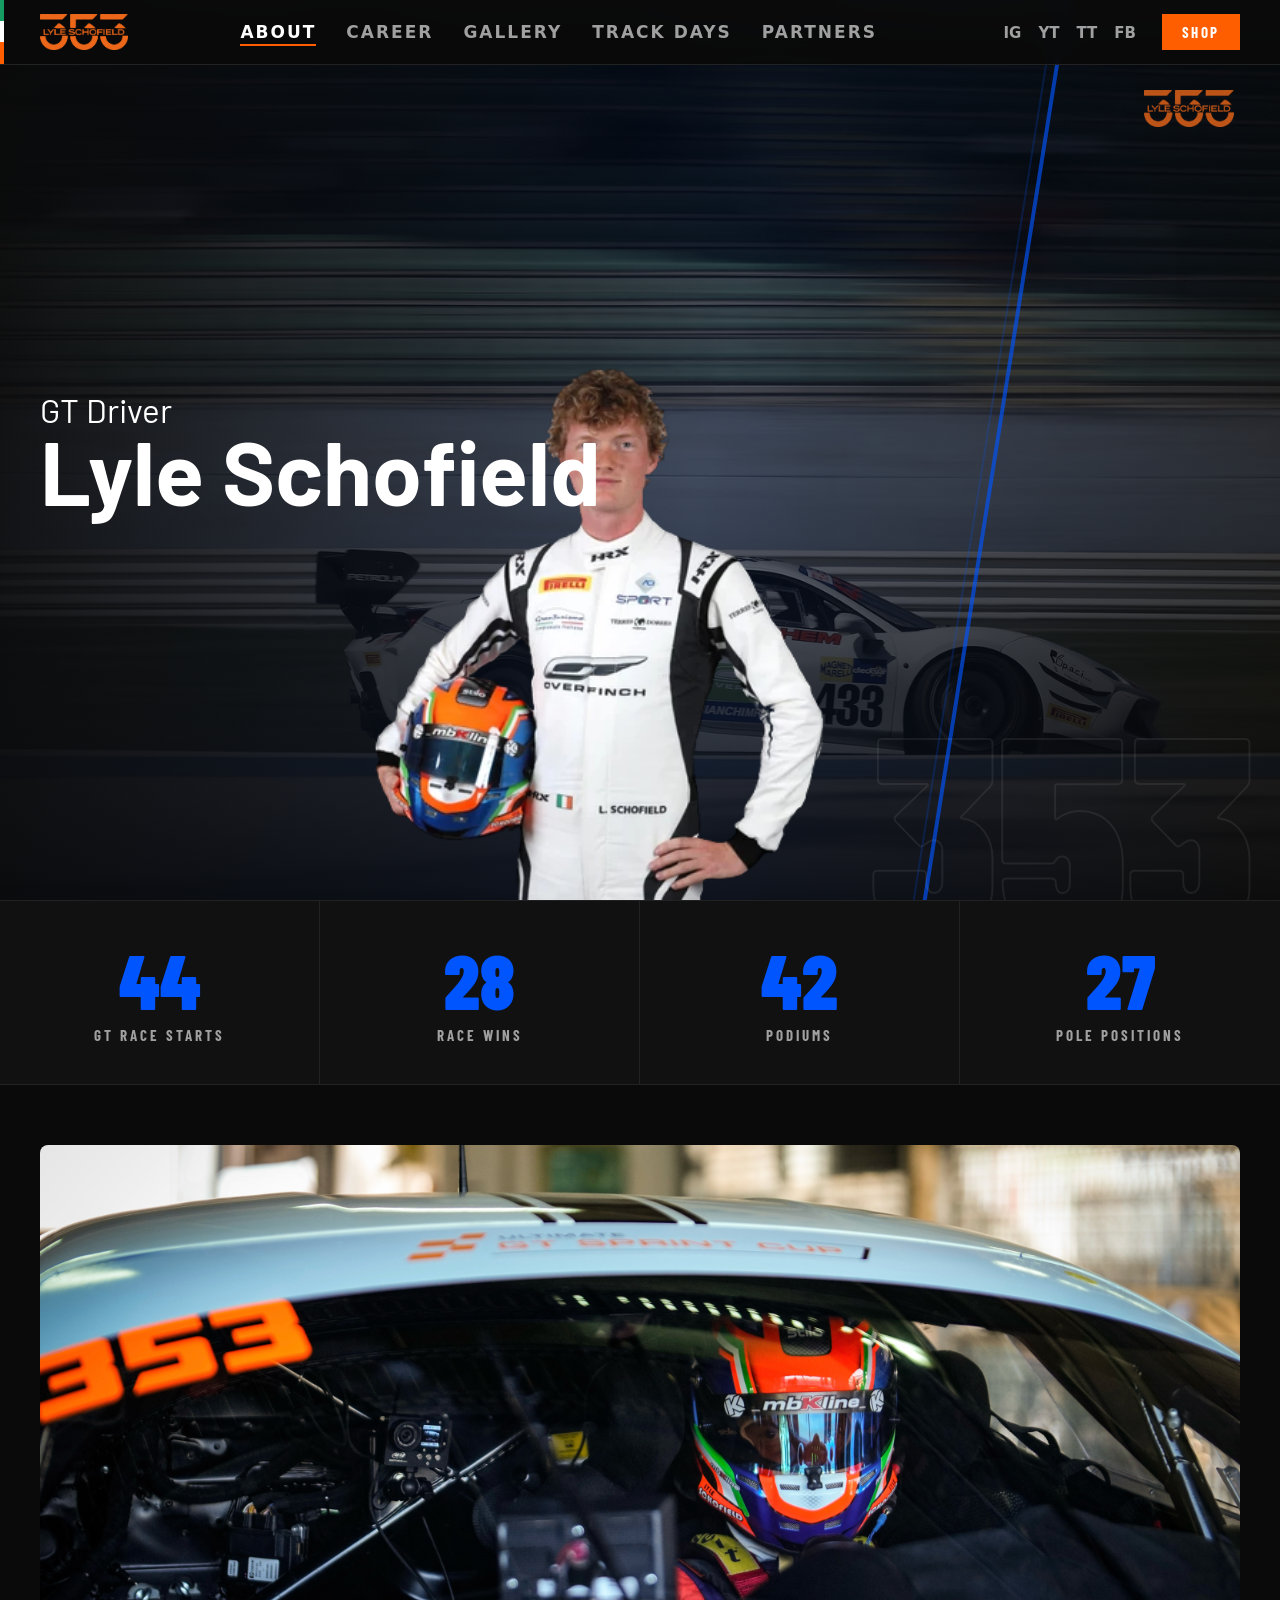
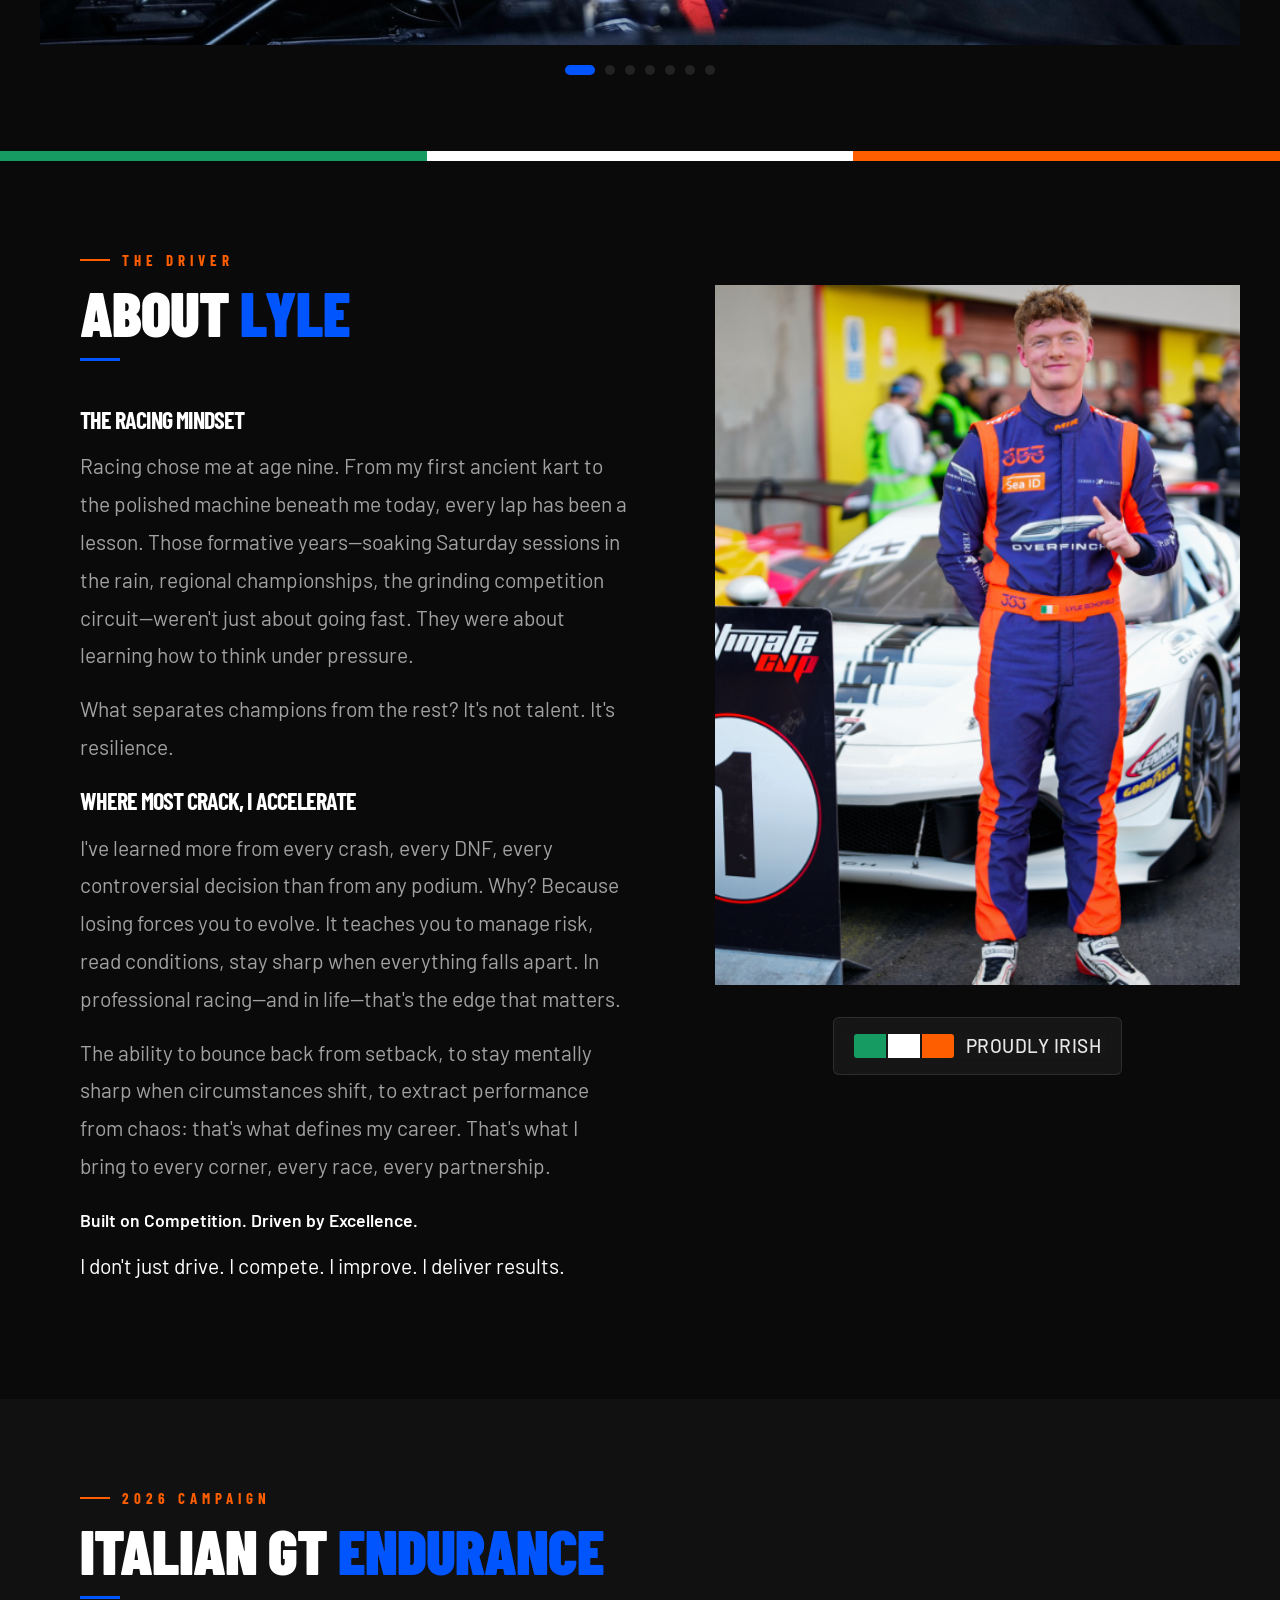
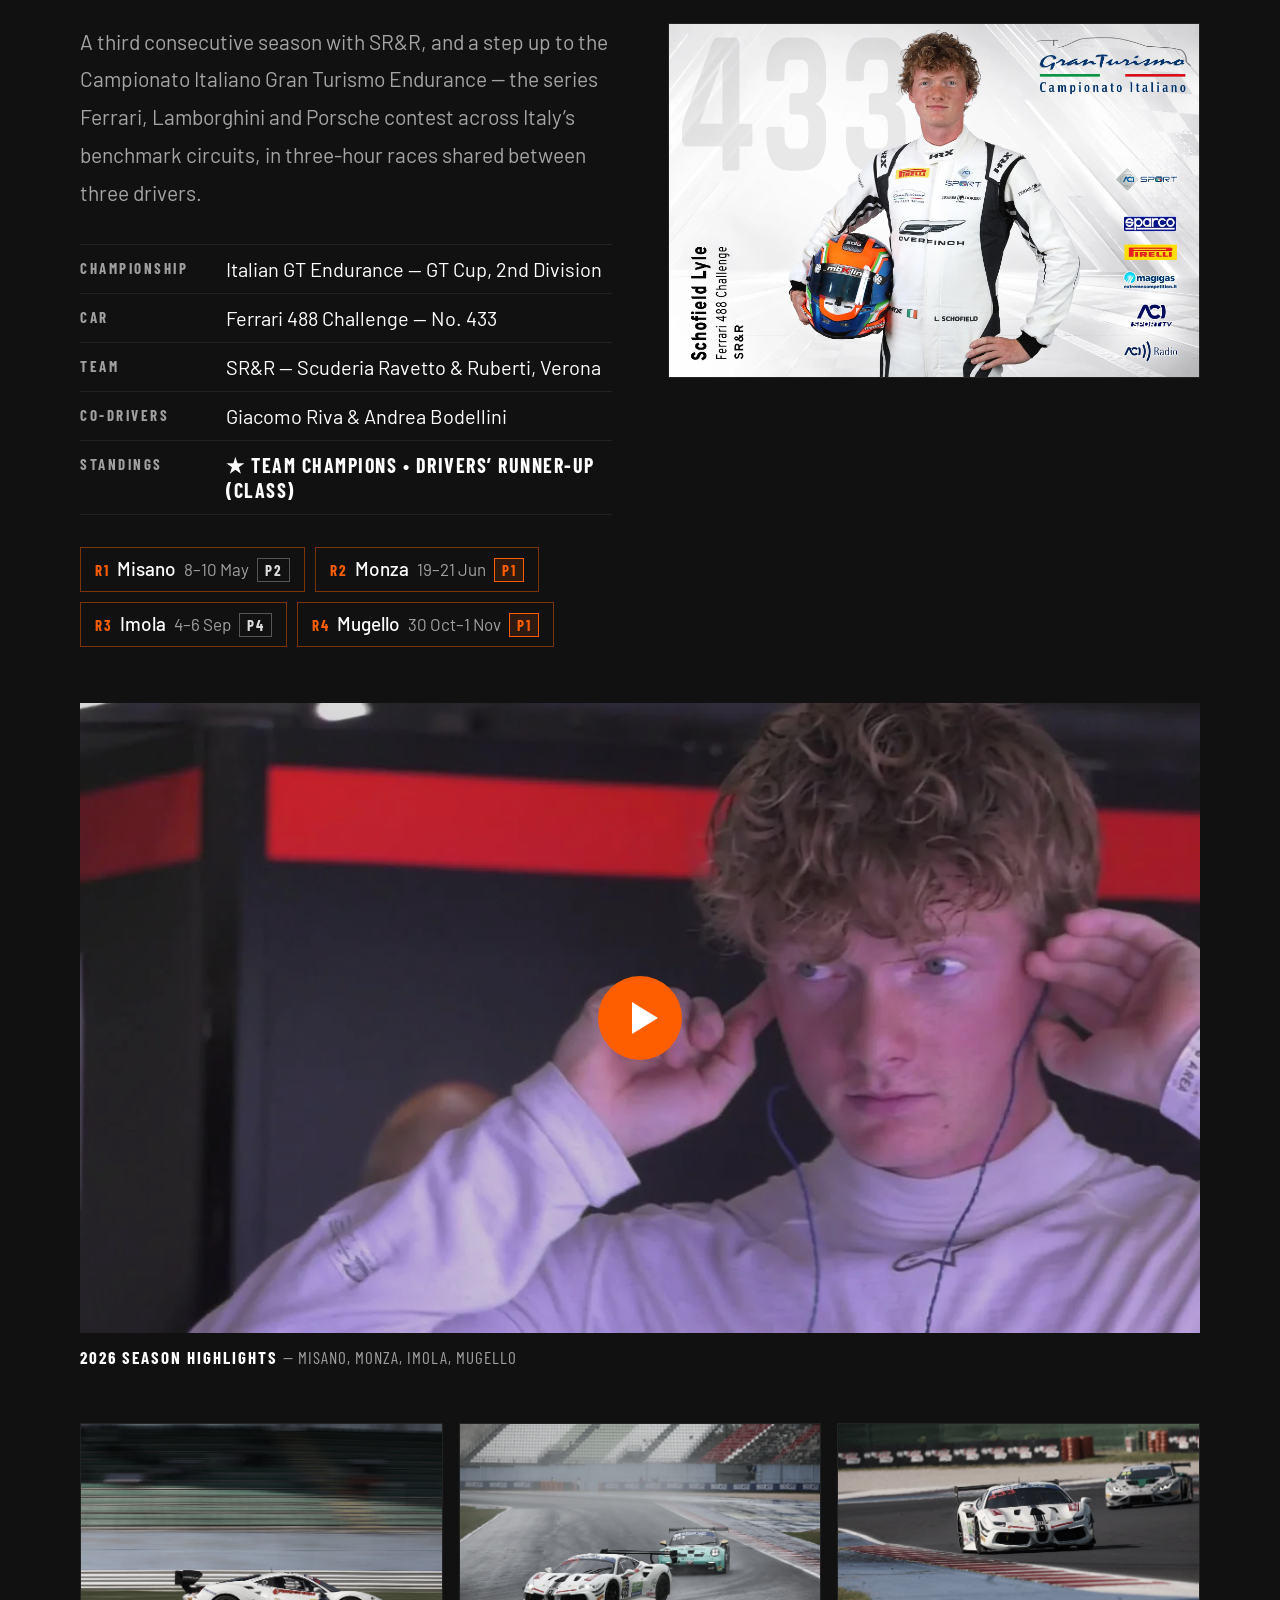
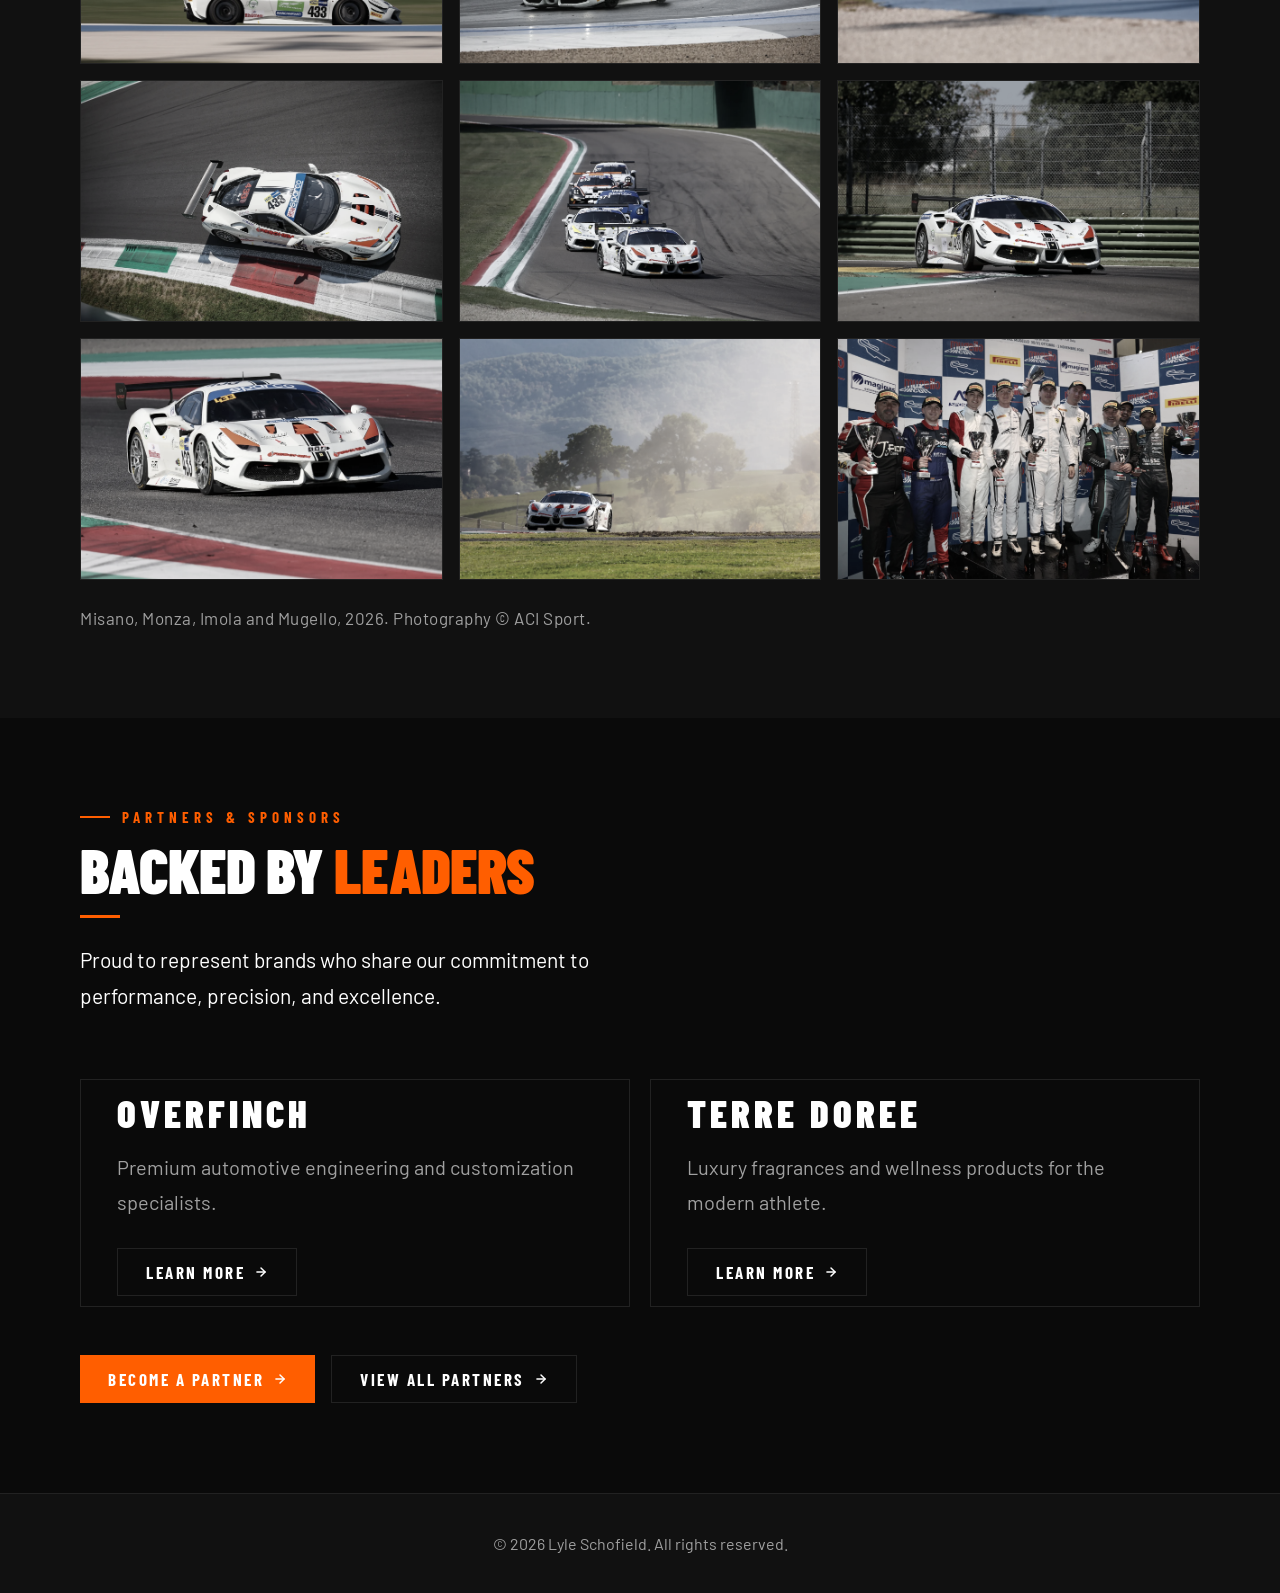
<file: index.html>
<!DOCTYPE html>
<html lang="en">
<head>
<meta charset="UTF-8"/>
<meta name="viewport" content="width=device-width,initial-scale=1"/>
<title>Lyle Schofield | Racing Driver | #353</title>
  <meta name="google-site-verification" content="NfFS4_06j6Tkrq7wTAY3ceDD8DZkKNtIxP-QmmsZ2F0" />
  <link rel="icon" href="/favicon.ico" sizes="48x48"/>
  <link rel="icon" type="image/png" sizes="192x192" href="/icon-192.png"/>
  <link rel="apple-touch-icon" href="/apple-touch-icon.png"/>
<link href="https://fonts.googleapis.com/css2?family=Barlow+Condensed:wght@400;700;800;900&family=Barlow:wght@400;500&display=swap" rel="stylesheet"/>
<link rel="stylesheet" href="CSS/main.css"/>
<link rel="stylesheet" href="CSS/homepage.css"/>
</head>
<body>

<!-- Reusable SVG symbols -->
<svg style="display:none">
  <symbol id="arr" viewBox="0 0 24 24">
    <path d="M5 12h14M12 5l7 7-7 7" stroke="currentColor" stroke-width="2.5" fill="none"/>
  </symbol>
</svg>

    <!-- Navigation -->
<nav id="site-nav"></nav>


<!-- ====== HERO ====== -->
<section class="hero">
  <!-- img/hero.jpg = pit lane shot, Lyle getting into the Ferrari GT -->
  <img class="hero-img" src="Assets/images/italian-gt/misano-panning.webp" alt=""/>
  <div class="hero-bg"></div>

  <div class="s1"></div>
  <div class="s2"></div>

  <!-- Irish tricolor strip at bottom -->
  <div class="ire"><div class="ire-g"></div><div class="ire-w"></div><div class="ire-o"></div></div>

  <!-- Ghost racing number -->
  <div class="g353">353</div>

  <!-- 353 logo mark top right -->
  <div class="hero-logo-mark">
    <img src="Assets/logo/353-sans-fond.png" alt="353"/>
  </div>

  <!-- Me -->
  <div class="hero-photo">
    <img src="Assets/images/hero/lyle-2026.webp" alt="Lyle Schofield in 2026 SR&amp;R race suit holding his helmet">
  </div>

  <div class="hero-cnt">
    <div class="hero-eye">GT Driver</div>

    <h1>
      <span class="h1a">Lyle</span>
      <span class="h1b">Schofield</span>
    </h1>
  </div>
</section>


<!-- ====== STATS BAR ====== -->
<div class="stats">
  <div class="si">
    <div class="st"><div class="sn">44</div><div class="sl">GT Race Starts</div></div>
    <div class="st"><div class="sn">28</div><div class="sl">Race Wins</div></div>
    <div class="st"><div class="sn">42</div><div class="sl">Podiums</div></div>
    <div class="st"><div class="sn">27</div><div class="sl">Pole Positions</div></div>
  </div>
</div>

<!-- ====== SLIDESHOW ====== -->
<section class="slideshow-sec">
  <div class="slideshow-container">
    <div class="slides-wrapper">
      <div class="slide">
        <img src="Assets/images/hero/driver-cockpit-front.webp" alt="Driver moment 1">
      </div>
      <div class="slide">
        <img src="Assets/images/hero/driver-entering-cockpit-car.webp" alt="Driver moment 2">
      </div>
      <div class="slide">
        <img src="Assets/images/hero/driver-face.webp" alt="Driver moment 3">
      </div>
      <div class="slide">
        <img src="Assets/images/hero/driver-helmet-outside.webp" alt="Driver moment 4">
      </div>
      <div class="slide">
        <img src="Assets/images/hero/driver-outside-car-side.webp" alt="Driver moment 5">
      </div>
      <div class="slide">
        <img src="Assets/images/hero/driver-podium-champain-face.webp" alt="Driver moment 6">
      </div>
      <div class="slide">
        <img src="Assets/images/hero/driver-podium-trophy-face.webp" alt="Driver moment 7">
      </div>
    </div>
    
<!-- Navigation dots -->
    <div class="slideshow-dots"></div>
  </div>
</section>

<!-- Irish flag strip -->
    <div class="flag-container">
      <span class="flag-item">
        <span class="flag-stripe" style="background: var(--green)"></span>
        <span class="flag-stripe" style="background: #fff"></span>
        <span class="flag-stripe" style="background: var(--orange)"></span>
      </span>
    </div>

<!-- ====== ABOUT ====== -->

<section class="sec" id="about">
  <div class="w">
    <div>
      <div class="ey">The Driver</div>
      <h2>About <span class="bl">Lyle</span></h2>
      <div class="rule"></div>
    </div>
   <div class="about-content">
  <div class="about-text">
    
    <h2 class="about-heading">The Racing Mindset</h2>
    <p class="about-paragraph">
      Racing chose me at age nine. From my first ancient kart to the polished machine beneath me today, every lap has been a lesson. Those formative years—soaking Saturday sessions in the rain, regional championships, the grinding competition circuit—weren't just about going fast. They were about learning how to think under pressure.
    </p>

    <p class="about-paragraph">
      What separates champions from the rest? It's not talent. It's resilience.
    </p>

    <h2 class="about-heading">Where Most Crack, I Accelerate</h2>
    <p class="about-paragraph">
      I've learned more from every crash, every DNF, every controversial decision than from any podium. Why? Because losing forces you to evolve. It teaches you to manage risk, read conditions, stay sharp when everything falls apart. In professional racing—and in life—that's the edge that matters.
    </p>

    <p class="about-paragraph">
      The ability to bounce back from setback, to stay mentally sharp when circumstances shift, to extract performance from chaos: that's what defines my career. That's what I bring to every corner, every race, every partnership.
    </p>

    <p class="about-tagline">Built on Competition. Driven by Excellence.</p>

    <p class="about-cta">
      I don't just drive. I compete. I improve. I deliver results.
    </p>


  </div>

  <div class="about-image-wrapper">
    <div class="img-swap">
      <img class="is-base"  src="Assets/images/hero/driver-win-face.webp" alt="Lyle Schofield celebrating a win"/>
      <img class="is-hover" src="Assets/images/hero/driver-entering-cockpit-car.webp" alt="" aria-hidden="true"/>
    </div>

    <div class="irish-badge">
      <span class="irish-flag">
        <span style="background: var(--green)"></span>
        <span style="background: #fff"></span>
        <span style="background: var(--orange)"></span>
      </span>
      <span class="irish-text">Proudly Irish</span>
    </div>
  </div>
</div>
  </div>
</section>

<!-- ===================== 2026 ITALIAN GT ENDURANCE ===================== -->
<section id="italian-gt" class="sec bg-surf">
  <div class="w">

    <div class="ey">2026 Campaign</div>
    <h2>Italian GT <span class="bl">Endurance</span></h2>
    <div class="rule"></div>

    <div class="igt-lead">
      <div class="igt-copy">
        <p class="igt-intro">
          A third consecutive season with SR&amp;R, and a step up to the Campionato Italiano Gran
          Turismo Endurance &mdash; the series Ferrari, Lamborghini and Porsche contest across
          Italy&rsquo;s benchmark circuits, in three-hour races shared between three drivers.
        </p>

        <dl class="igt-facts">
          <div><dt>Championship</dt><dd>Italian GT Endurance &mdash; GT Cup, 2nd Division</dd></div>
          <div><dt>Car</dt><dd>Ferrari 488 Challenge &mdash; No. 433</dd></div>
          <div><dt>Team</dt><dd>SR&amp;R &mdash; Scuderia Ravetto &amp; Ruberti, Verona</dd></div>
          <div><dt>Co-drivers</dt><dd>Giacomo Riva &amp; Andrea Bodellini</dd></div>
          <div><dt>Standings</dt><dd class="igt-lead-now">&#9733; Team Champions &bull; Drivers&rsquo; runner-up (class)</dd></div>
        </dl>

        <ol class="igt-rounds">
          <li class="run"><span class="rn">R1</span><span class="rc">Misano</span><em>8&ndash;10 May</em><strong class="rr">P2</strong></li>
          <li class="run"><span class="rn">R2</span><span class="rc">Monza</span><em>19&ndash;21 Jun</em><strong class="rr rr-win">P1</strong></li>
          <li class="run"><span class="rn">R3</span><span class="rc">Imola</span><em>4&ndash;6 Sep</em><strong class="rr">P4</strong></li>
          <li class="run"><span class="rn">R4</span><span class="rc">Mugello</span><em>30 Oct&ndash;1 Nov</em><strong class="rr rr-win">P1</strong></li>
        </ol>
      </div>

      <figure class="igt-card">
        <img src="Assets/images/italian-gt/driver-card-433.webp"
             alt="Official 2026 Italian GT driver card for Lyle Schofield, car 433, Ferrari 488 Challenge, SR&amp;R"
             loading="lazy" width="2048" height="1365"/>
      </figure>
    </div>

    <figure class="igt-video">
      <button class="igt-video-frame" type="button" data-yt="gy6MFxm7Wto"
              aria-label="Play the 2026 season highlights video">
        <img src="Assets/images/italian-gt/season-highlight-poster.webp"
             alt="Lyle Schofield putting in his earpieces before a stint" loading="lazy" width="1280" height="720"/>
        <span class="igt-play" aria-hidden="true"></span>
      </button>
      <figcaption>2026 season highlights <span>&mdash; Misano, Monza, Imola, Mugello</span></figcaption>
    </figure>

    <div class="igt-grid">
      <figure class="igt-shot">
        <img src="Assets/images/italian-gt/misano-panning.webp" alt="The No. 433 Ferrari 488 Challenge at speed at Misano" loading="lazy" width="1600" height="1067"/>
        <figcaption>Misano <span>&mdash; No. 433 at speed</span></figcaption>
      </figure>
      <figure class="igt-shot">
        <img src="Assets/images/italian-gt/misano-wet-lead.webp" alt="No. 433 leading a Porsche through a wet corner at Misano" loading="lazy" width="1600" height="1067"/>
        <figcaption>Misano <span>&mdash; leading in the wet</span></figcaption>
      </figure>
      <figure class="igt-shot">
        <img src="Assets/images/italian-gt/misano-battle.webp" alt="No. 433 racing wheel to wheel with a Lamborghini at Misano" loading="lazy" width="1600" height="1067"/>
        <figcaption>Misano <span>&mdash; wheel to wheel</span></figcaption>
      </figure>
      <figure class="igt-shot">
        <img src="Assets/images/italian-gt/monza-kerb-overhead.webp" alt="No. 433 seen from above riding the tricolour kerb at Monza" loading="lazy" width="1600" height="1067"/>
        <figcaption>Monza <span>&mdash; race win</span></figcaption>
      </figure>
      <figure class="igt-shot">
        <img src="Assets/images/italian-gt/imola-leading-pack.webp" alt="No. 433 leading a line of GT cars through a corner at Imola" loading="lazy" width="1600" height="1067"/>
        <figcaption>Imola <span>&mdash; leading the pack</span></figcaption>
      </figure>
      <figure class="igt-shot">
        <img src="Assets/images/italian-gt/imola-kerbs.webp" alt="No. 433 on the kerbs at Imola" loading="lazy" width="1600" height="1067"/>
        <figcaption>Imola <span>&mdash; on the kerbs</span></figcaption>
      </figure>
      <figure class="igt-shot">
        <img src="Assets/images/italian-gt/mugello-corner.webp" alt="No. 433 cornering at Mugello" loading="lazy" width="1600" height="1067"/>
        <figcaption>Mugello <span>&mdash; race win</span></figcaption>
      </figure>
      <figure class="igt-shot">
        <img src="Assets/images/italian-gt/mugello-hills.webp" alt="No. 433 at Mugello with the Tuscan hills behind" loading="lazy" width="1600" height="1067"/>
        <figcaption>Mugello <span>&mdash; final round</span></figcaption>
      </figure>
      <figure class="igt-shot">
        <img src="Assets/images/italian-gt/mugello-podium.webp" alt="Lyle Schofield and his SR&amp;R team-mates on the top step of the podium at Mugello" loading="lazy" width="1600" height="1067"/>
        <figcaption>Mugello <span>&mdash; top of the podium</span></figcaption>
      </figure>
    </div>

    <p class="igt-credit">Misano, Monza, Imola and Mugello, 2026. Photography &copy; ACI Sport.</p>

  </div>
</section>

<!-- ===================== PARTNERS ===================== -->
<section id="partners-home" class="sec bg-black">
  <div class="w">

    <div class="ptnr-header">
      <video class="sig-vid" src="Assets/vid/hero/signature.webm" autoplay muted loop playsinline></video>
      <div class="ey">Partners &amp; Sponsors</div>
      <h2>BACKED BY <span class="or">LEADERS</span></h2>
      <div class="rule rule-or"></div>
    </div>

    <p class="ptnr-intro">
      Proud to represent brands who share our commitment to performance, precision, and excellence.
    </p>

    <div class="ptnr-grid">
      <div class="ptnr-card">
        <div class="ptnr-media"><img src="Assets/images/hero/driver-outside-car-side.webp" alt="" aria-hidden="true"></div>
        <div class="ptnr-accent"></div>
        <div class="ptnr-name">OVERFINCH</div>
        <p class="ptnr-desc">Premium automotive engineering and customization specialists.</p>
        <a href="https://overfinch.com/us/the-journey" target="_blank" rel="noopener noreferrer" class="btn bg">
          LEARN MORE
          <svg class="arr" viewBox="0 0 24 24" stroke-linecap="round" stroke-linejoin="round">
            <line x1="5" y1="12" x2="19" y2="12"/><polyline points="12 5 19 12 12 19"/>
          </svg>
        </a>
      </div>

      <div class="ptnr-card">
        <div class="ptnr-media"><img src="Assets/images/hero/driver-podium-champain-face.webp" alt="" aria-hidden="true"></div>
        <div class="ptnr-accent"></div>
        <div class="ptnr-name">TERRE DOREE</div>
        <p class="ptnr-desc">Luxury fragrances and wellness products for the modern athlete.</p>
        <a href="https://www.terres-dorees.com/" target="_blank" rel="noopener noreferrer" class="btn bg">
          LEARN MORE
          <svg class="arr" viewBox="0 0 24 24" stroke-linecap="round" stroke-linejoin="round">
            <line x1="5" y1="12" x2="19" y2="12"/><polyline points="12 5 19 12 12 19"/>
          </svg>
        </a>
      </div>
    </div>

    <div class="ptnr-cta">
      <a href="Partners.html#contact" class="btn bo">
        BECOME A PARTNER
        <svg class="arr" viewBox="0 0 24 24" stroke-linecap="round" stroke-linejoin="round">
          <line x1="5" y1="12" x2="19" y2="12"/><polyline points="12 5 19 12 12 19"/>
        </svg>
      </a>
      <a href="Partners.html" class="btn bg">
        VIEW ALL PARTNERS
        <svg class="arr" viewBox="0 0 24 24" stroke-linecap="round" stroke-linejoin="round">
          <line x1="5" y1="12" x2="19" y2="12"/><polyline points="12 5 19 12 12 19"/>
        </svg>
      </a>
    </div>

  </div>
</section>

<footer class="site-footer">
  <p>&copy; 2026 Lyle Schofield. All rights reserved.</p>
</footer>

<script src="slideshow.js"></script>
<script src="nav.js"></script>
<script src="interactions.js"></script>

</body>
</html>
</file>
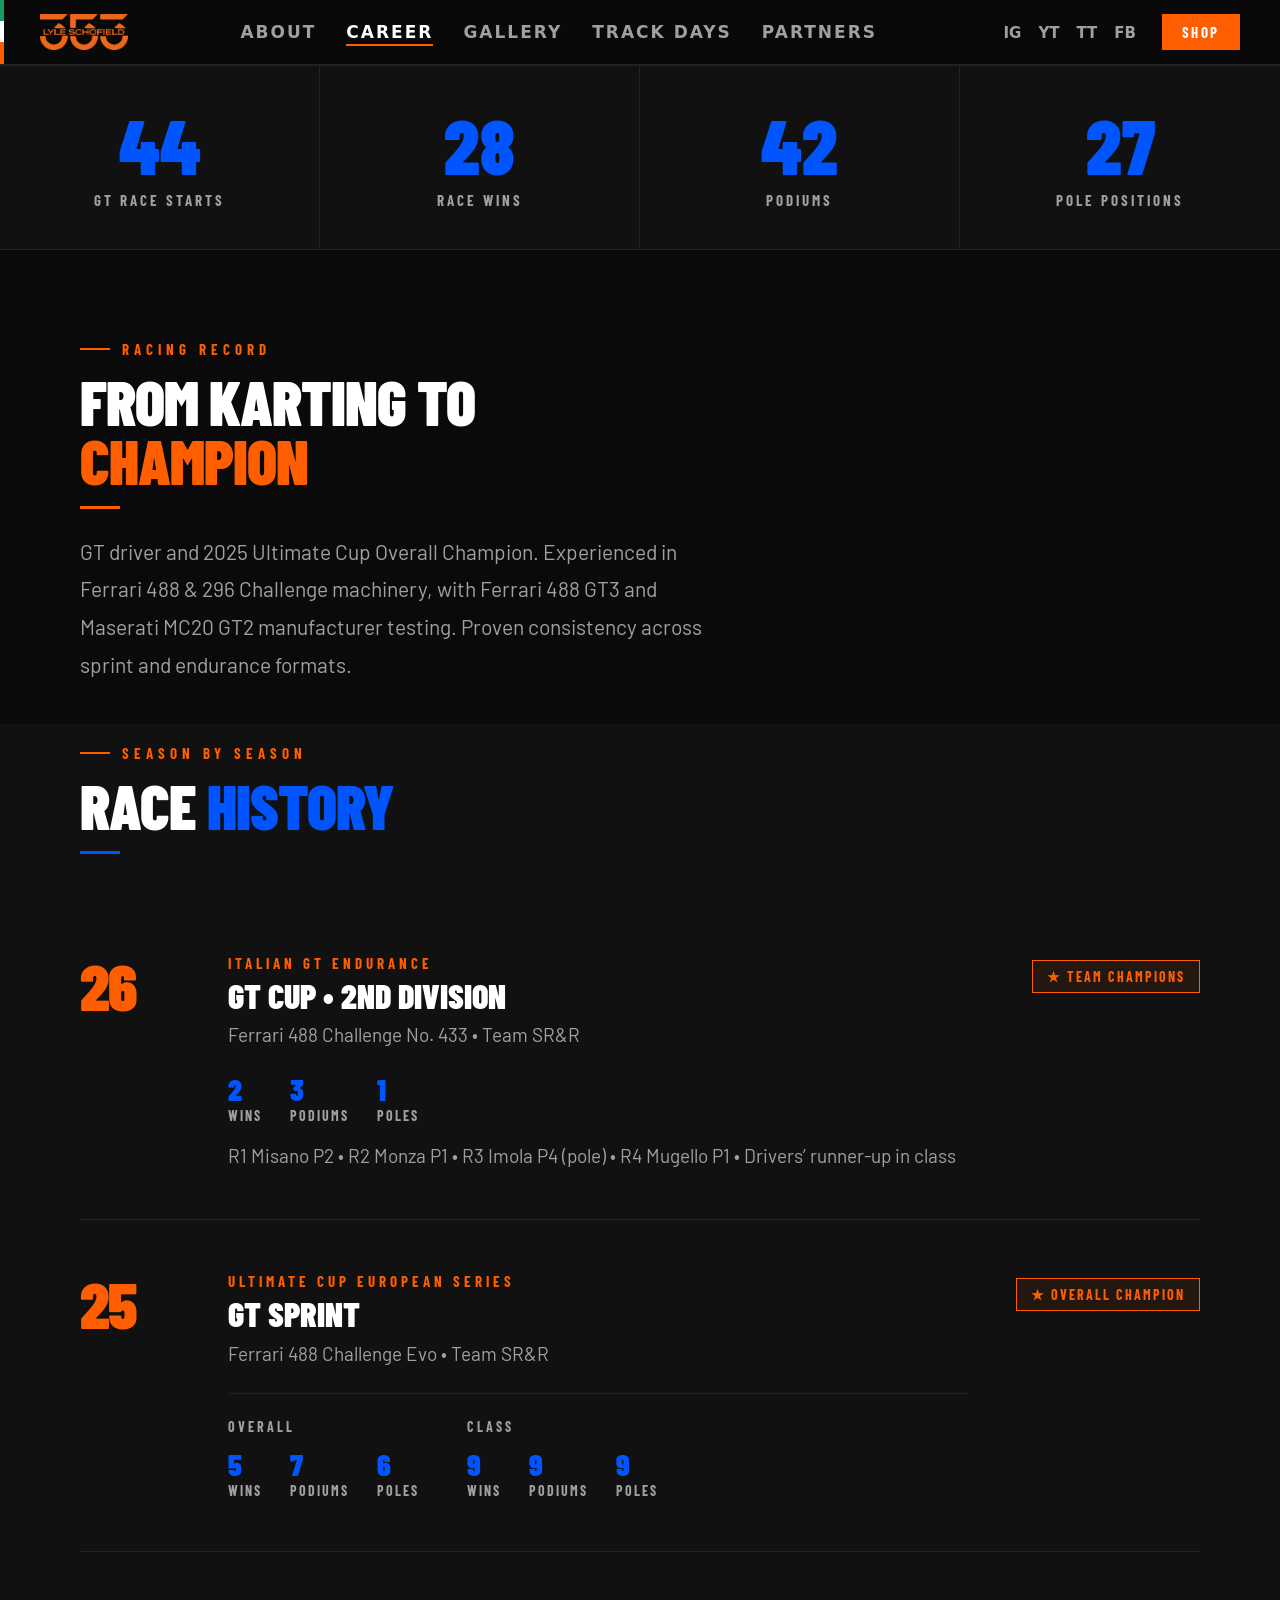
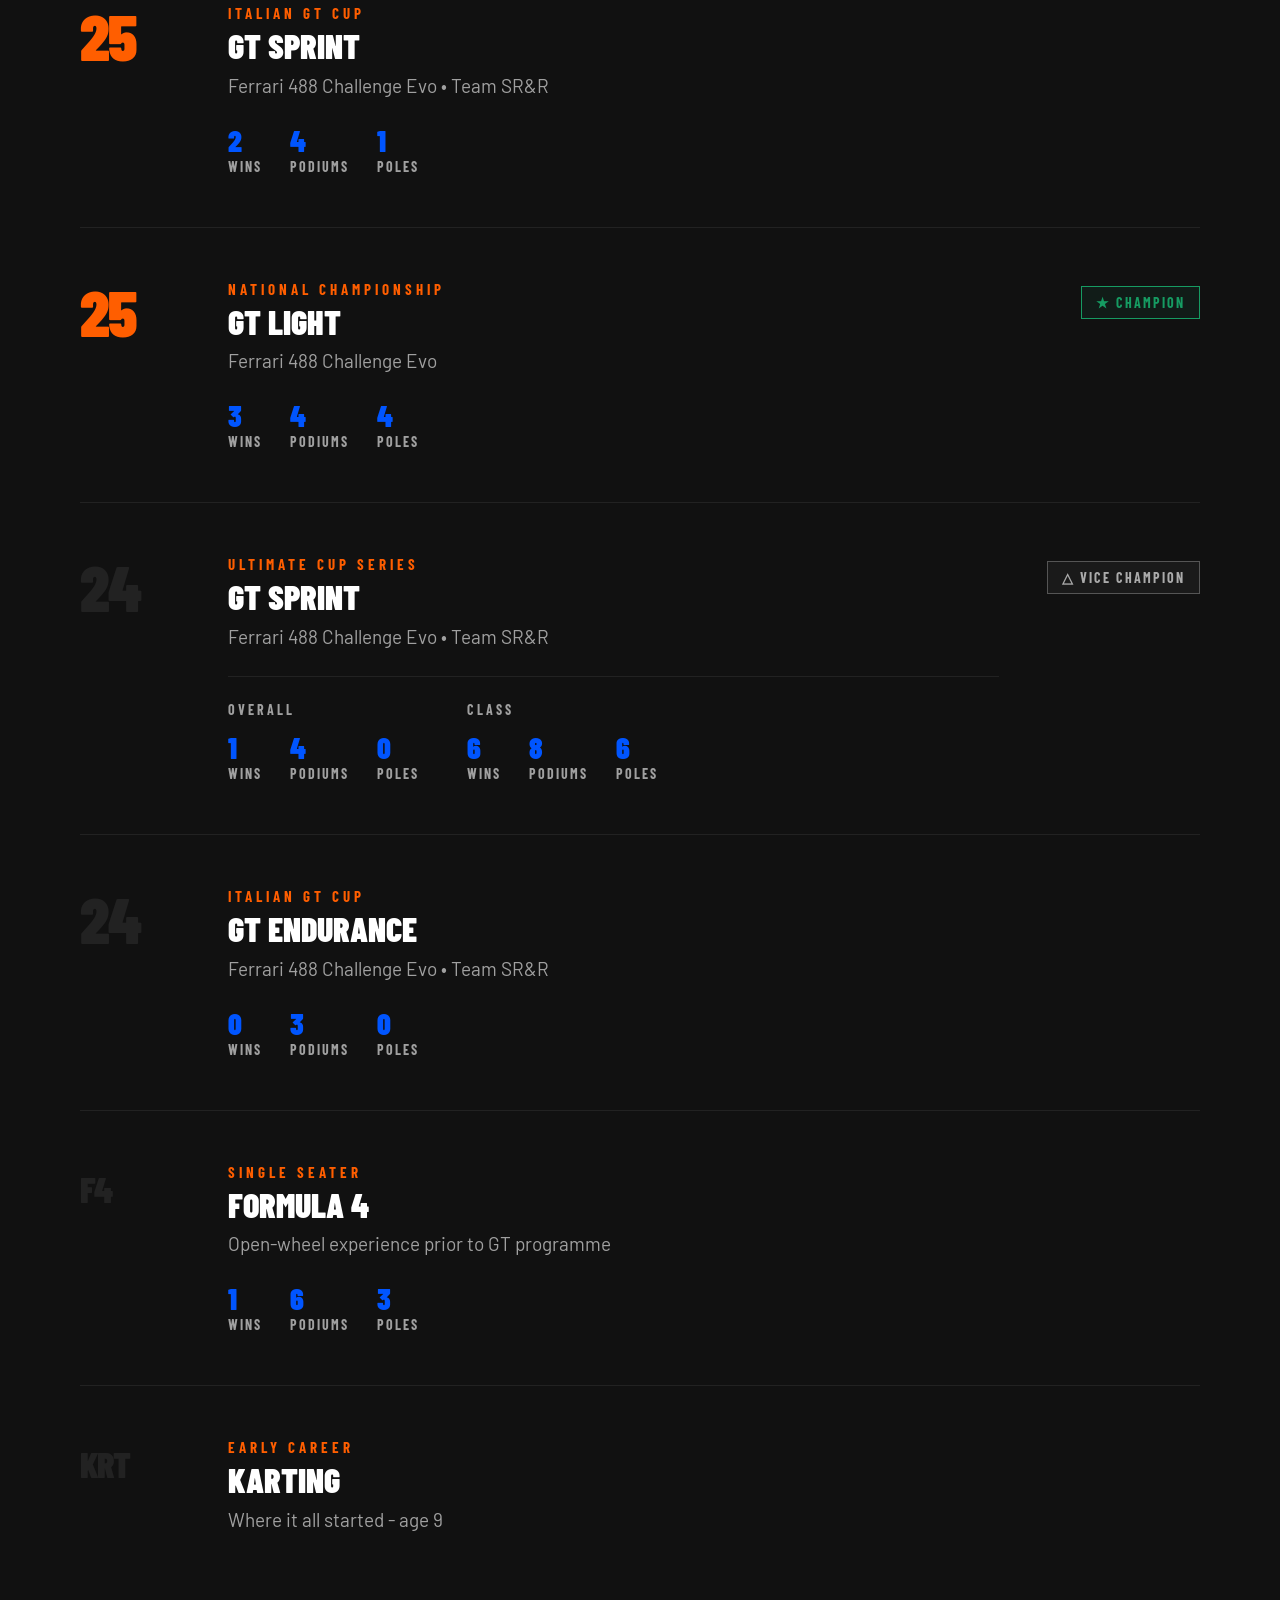
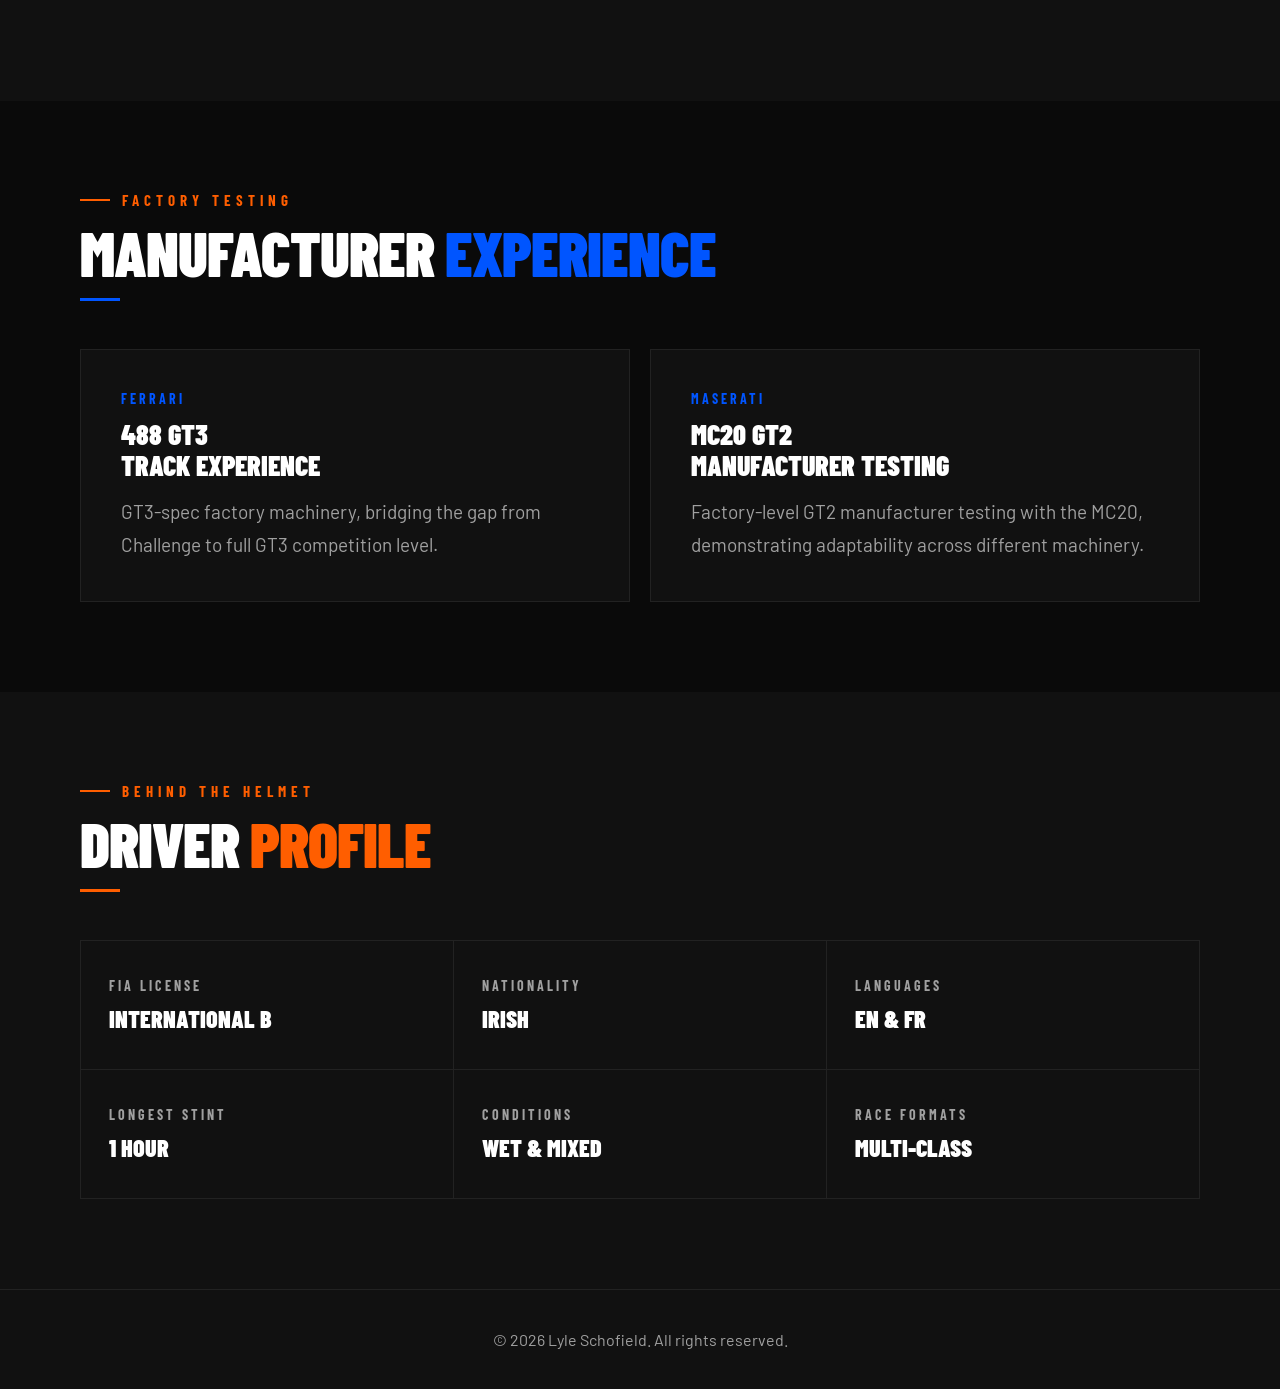
<file: Career.html>
<!DOCTYPE html>
<html lang="en">
<head>
  <meta charset="UTF-8"/>
  <meta name="viewport" content="width=device-width, initial-scale=1.0"/>
  <title>Career | Lyle Schofield Racing Driver</title>
  <link rel="icon" href="/favicon.ico" sizes="48x48"/>
  <link rel="icon" type="image/png" sizes="192x192" href="/icon-192.png"/>
  <link rel="apple-touch-icon" href="/apple-touch-icon.png"/>
  <link href="https://fonts.googleapis.com/css2?family=Barlow+Condensed:wght@400;700;800;900&family=Barlow:wght@400;500&display=swap" rel="stylesheet"/>
  <link rel="stylesheet" href="CSS/main.css"/>
  <link rel="stylesheet" href="CSS/career.css"/>
</head>
<body>

  <!-- Navigation -->
  <nav id="site-nav"></nav>

  <!-- Stats Bar -->
  <section class="stats page-top">
    <div class="si">
      <div class="st"><span class="sn">44</span><div class="sl">GT Race Starts</div></div>
      <div class="st"><span class="sn">28</span><div class="sl">Race Wins</div></div>
      <div class="st"><span class="sn">42</span><div class="sl">Podiums</div></div>
      <div class="st"><span class="sn">27</span><div class="sl">Pole Positions</div></div>
    </div>
  </section>

  <!-- Page Header -->
  <section class="sec bg-black sec-pb-sm">
    <div class="w">
      <div class="ey">Racing Record</div>
      <h2>FROM KARTING TO<br><span class="or">CHAMPION</span></h2>
      <div class="rule rule-or"></div>
      <p class="career-intro">
        GT driver and 2025 Ultimate Cup Overall Champion. Experienced in Ferrari 488 &amp; 296 Challenge machinery, with Ferrari 488 GT3 and Maserati MC20 GT2 manufacturer testing. Proven consistency across sprint and endurance formats.
      </p>
    </div>
  </section>

  <!-- Season Timeline -->
  <section class="sec bg-surf sec-pt-sm">
    <div class="w">
      <div class="ey">Season by Season</div>
      <h2>RACE <span class="bl">HISTORY</span></h2>
      <div class="rule"></div>

      <div class="timeline">

        <!-- 2026 Italian GT Endurance - TEAM CHAMPIONS, drivers' runner-up (class) -->
        <div class="season-row">
          <div class="season-year cur">26</div>
          <div class="season-body">
            <div class="season-series">Italian GT Endurance</div>
            <div class="season-name">GT Cup &bull; 2nd Division</div>
            <div class="season-car">Ferrari 488 Challenge No. 433 &bull; Team SR&amp;R</div>
            <div class="mini-stats mini-stats-mt">
              <div class="ms-item"><div class="ms-num">2</div><div class="ms-lbl">Wins</div></div>
              <div class="ms-item"><div class="ms-num">3</div><div class="ms-lbl">Podiums</div></div>
              <div class="ms-item"><div class="ms-num">1</div><div class="ms-lbl">Poles</div></div>
            </div>
            <div class="season-rounds">R1 Misano P2 &bull; R2 Monza P1 &bull; R3 Imola P4 (pole) &bull; R4 Mugello P1 &bull; Drivers&rsquo; runner-up in class</div>
          </div>
          <div class="badge b-gold">&#9733; Team Champions</div>
        </div>

        <!-- 2025 Ultimate Cup - OVERALL CHAMPION -->
        <div class="season-row">
          <div class="season-year cur">25</div>
          <div class="season-body">
            <div class="season-series">Ultimate Cup European Series</div>
            <div class="season-name">GT Sprint</div>
            <div class="season-car">Ferrari 488 Challenge Evo &bull; Team SR&amp;R</div>
            <div class="sub-results">
              <div class="sub-col">
                <label>Overall</label>
                <div class="mini-stats">
                  <div class="ms-item"><div class="ms-num">5</div><div class="ms-lbl">Wins</div></div>
                  <div class="ms-item"><div class="ms-num">7</div><div class="ms-lbl">Podiums</div></div>
                  <div class="ms-item"><div class="ms-num">6</div><div class="ms-lbl">Poles</div></div>
                </div>
              </div>
              <div class="sub-col">
                <label>Class</label>
                <div class="mini-stats">
                  <div class="ms-item"><div class="ms-num">9</div><div class="ms-lbl">Wins</div></div>
                  <div class="ms-item"><div class="ms-num">9</div><div class="ms-lbl">Podiums</div></div>
                  <div class="ms-item"><div class="ms-num">9</div><div class="ms-lbl">Poles</div></div>
                </div>
              </div>
            </div>
          </div>
          <div class="badge b-gold">&#9733; Overall Champion</div>
        </div>

        <!-- 2025 Italian GT Cup Sprint -->
        <div class="season-row">
          <div class="season-year cur">25</div>
          <div class="season-body">
            <div class="season-series">Italian GT Cup</div>
            <div class="season-name">GT Sprint</div>
            <div class="season-car">Ferrari 488 Challenge Evo &bull; Team SR&amp;R</div>
            <div class="mini-stats mini-stats-mt">
              <div class="ms-item"><div class="ms-num">2</div><div class="ms-lbl">Wins</div></div>
              <div class="ms-item"><div class="ms-num">4</div><div class="ms-lbl">Podiums</div></div>
              <div class="ms-item"><div class="ms-num">1</div><div class="ms-lbl">Poles</div></div>
            </div>
          </div>
        </div>

        <!-- 2025 National GT Light - CHAMPION -->
        <div class="season-row">
          <div class="season-year cur">25</div>
          <div class="season-body">
            <div class="season-series">National Championship</div>
            <div class="season-name">GT Light</div>
            <div class="season-car">Ferrari 488 Challenge Evo</div>
            <div class="mini-stats mini-stats-mt">
              <div class="ms-item"><div class="ms-num">3</div><div class="ms-lbl">Wins</div></div>
              <div class="ms-item"><div class="ms-num">4</div><div class="ms-lbl">Podiums</div></div>
              <div class="ms-item"><div class="ms-num">4</div><div class="ms-lbl">Poles</div></div>
            </div>
          </div>
          <div class="badge b-green">&#9733; Champion</div>
        </div>

        <!-- 2024 Ultimate Cup - VICE CHAMPION -->
        <div class="season-row">
          <div class="season-year">24</div>
          <div class="season-body">
            <div class="season-series">Ultimate Cup Series</div>
            <div class="season-name">GT Sprint</div>
            <div class="season-car">Ferrari 488 Challenge Evo &bull; Team SR&amp;R</div>
            <div class="sub-results">
              <div class="sub-col">
                <label>Overall</label>
                <div class="mini-stats">
                  <div class="ms-item"><div class="ms-num">1</div><div class="ms-lbl">Wins</div></div>
                  <div class="ms-item"><div class="ms-num">4</div><div class="ms-lbl">Podiums</div></div>
                  <div class="ms-item"><div class="ms-num">0</div><div class="ms-lbl">Poles</div></div>
                </div>
              </div>
              <div class="sub-col">
                <label>Class</label>
                <div class="mini-stats">
                  <div class="ms-item"><div class="ms-num">6</div><div class="ms-lbl">Wins</div></div>
                  <div class="ms-item"><div class="ms-num">8</div><div class="ms-lbl">Podiums</div></div>
                  <div class="ms-item"><div class="ms-num">6</div><div class="ms-lbl">Poles</div></div>
                </div>
              </div>
            </div>
          </div>
          <div class="badge b-silver">&#9651; Vice Champion</div>
        </div>

        <!-- 2024 Italian GT Cup Endurance -->
        <div class="season-row">
          <div class="season-year">24</div>
          <div class="season-body">
            <div class="season-series">Italian GT Cup</div>
            <div class="season-name">GT Endurance</div>
            <div class="season-car">Ferrari 488 Challenge Evo &bull; Team SR&amp;R</div>
            <div class="mini-stats mini-stats-mt">
              <div class="ms-item"><div class="ms-num">0</div><div class="ms-lbl">Wins</div></div>
              <div class="ms-item"><div class="ms-num">3</div><div class="ms-lbl">Podiums</div></div>
              <div class="ms-item"><div class="ms-num">0</div><div class="ms-lbl">Poles</div></div>
            </div>
          </div>
        </div>

        <!-- Formula 4 -->
        <div class="season-row">
          <div class="season-year season-year-sm">F4</div>
          <div class="season-body">
            <div class="season-series">Single Seater</div>
            <div class="season-name">Formula 4</div>
            <div class="season-car">Open-wheel experience prior to GT programme</div>
            <div class="mini-stats mini-stats-mt">
              <div class="ms-item"><div class="ms-num">1</div><div class="ms-lbl">Wins</div></div>
              <div class="ms-item"><div class="ms-num">6</div><div class="ms-lbl">Podiums</div></div>
              <div class="ms-item"><div class="ms-num">3</div><div class="ms-lbl">Poles</div></div>
            </div>
          </div>
        </div>

        <!-- Karting -->
        <div class="season-row">
          <div class="season-year season-year-sm">KRT</div>
          <div class="season-body">
            <div class="season-series">Early Career</div>
            <div class="season-name">Karting</div>
            <div class="season-car">Where it all started - age 9</div>
          </div>
        </div>

      </div>
    </div>
  </section>

  <!-- Manufacturer Experience -->
  <section class="sec bg-black">
    <div class="w">
      <div class="ey">Factory Testing</div>
      <h2>MANUFACTURER <span class="bl">EXPERIENCE</span></h2>
      <div class="rule"></div>
      <div class="mfr-grid">
        <div class="mfr-card">
          <div class="mfr-tag">Ferrari</div>
          <div class="mfr-name">488 GT3<br>Track Experience</div>
          <p class="mfr-desc">GT3-spec factory machinery, bridging the gap from Challenge to full GT3 competition level.</p>
        </div>
        <div class="mfr-card">
          <div class="mfr-tag">Maserati</div>
          <div class="mfr-name">MC20 GT2<br>Manufacturer Testing</div>
          <p class="mfr-desc">Factory-level GT2 manufacturer testing with the MC20, demonstrating adaptability across different machinery.</p>
        </div>
      </div>
    </div>
  </section>

  <!-- Driver Profile -->
  <section class="sec bg-surf">
    <div class="w">
      <div class="ey">Behind the Helmet</div>
      <h2>DRIVER <span class="or">PROFILE</span></h2>
      <div class="rule rule-or"></div>
      <div class="attr-grid">
        <div class="attr-item">
          <div class="attr-label">FIA License</div>
          <div class="attr-val">International B</div>
        </div>
        <div class="attr-item">
          <div class="attr-label">Nationality</div>
          <div class="attr-val">Irish</div>
        </div>
        <div class="attr-item">
          <div class="attr-label">Languages</div>
          <div class="attr-val">EN &amp; FR</div>
        </div>
        <div class="attr-item">
          <div class="attr-label">Longest Stint</div>
          <div class="attr-val">1 Hour</div>
        </div>
        <div class="attr-item">
          <div class="attr-label">Conditions</div>
          <div class="attr-val">Wet &amp; Mixed</div>
        </div>
        <div class="attr-item">
          <div class="attr-label">Race Formats</div>
          <div class="attr-val">Multi-Class</div>
        </div>
      </div>
    </div>
  </section>

  <!-- Footer -->
  <footer class="site-footer">
    <p>&copy; 2026 Lyle Schofield. All rights reserved.</p>
  </footer>

  <script src="nav.js"></script>
</body>
</html>
</file>
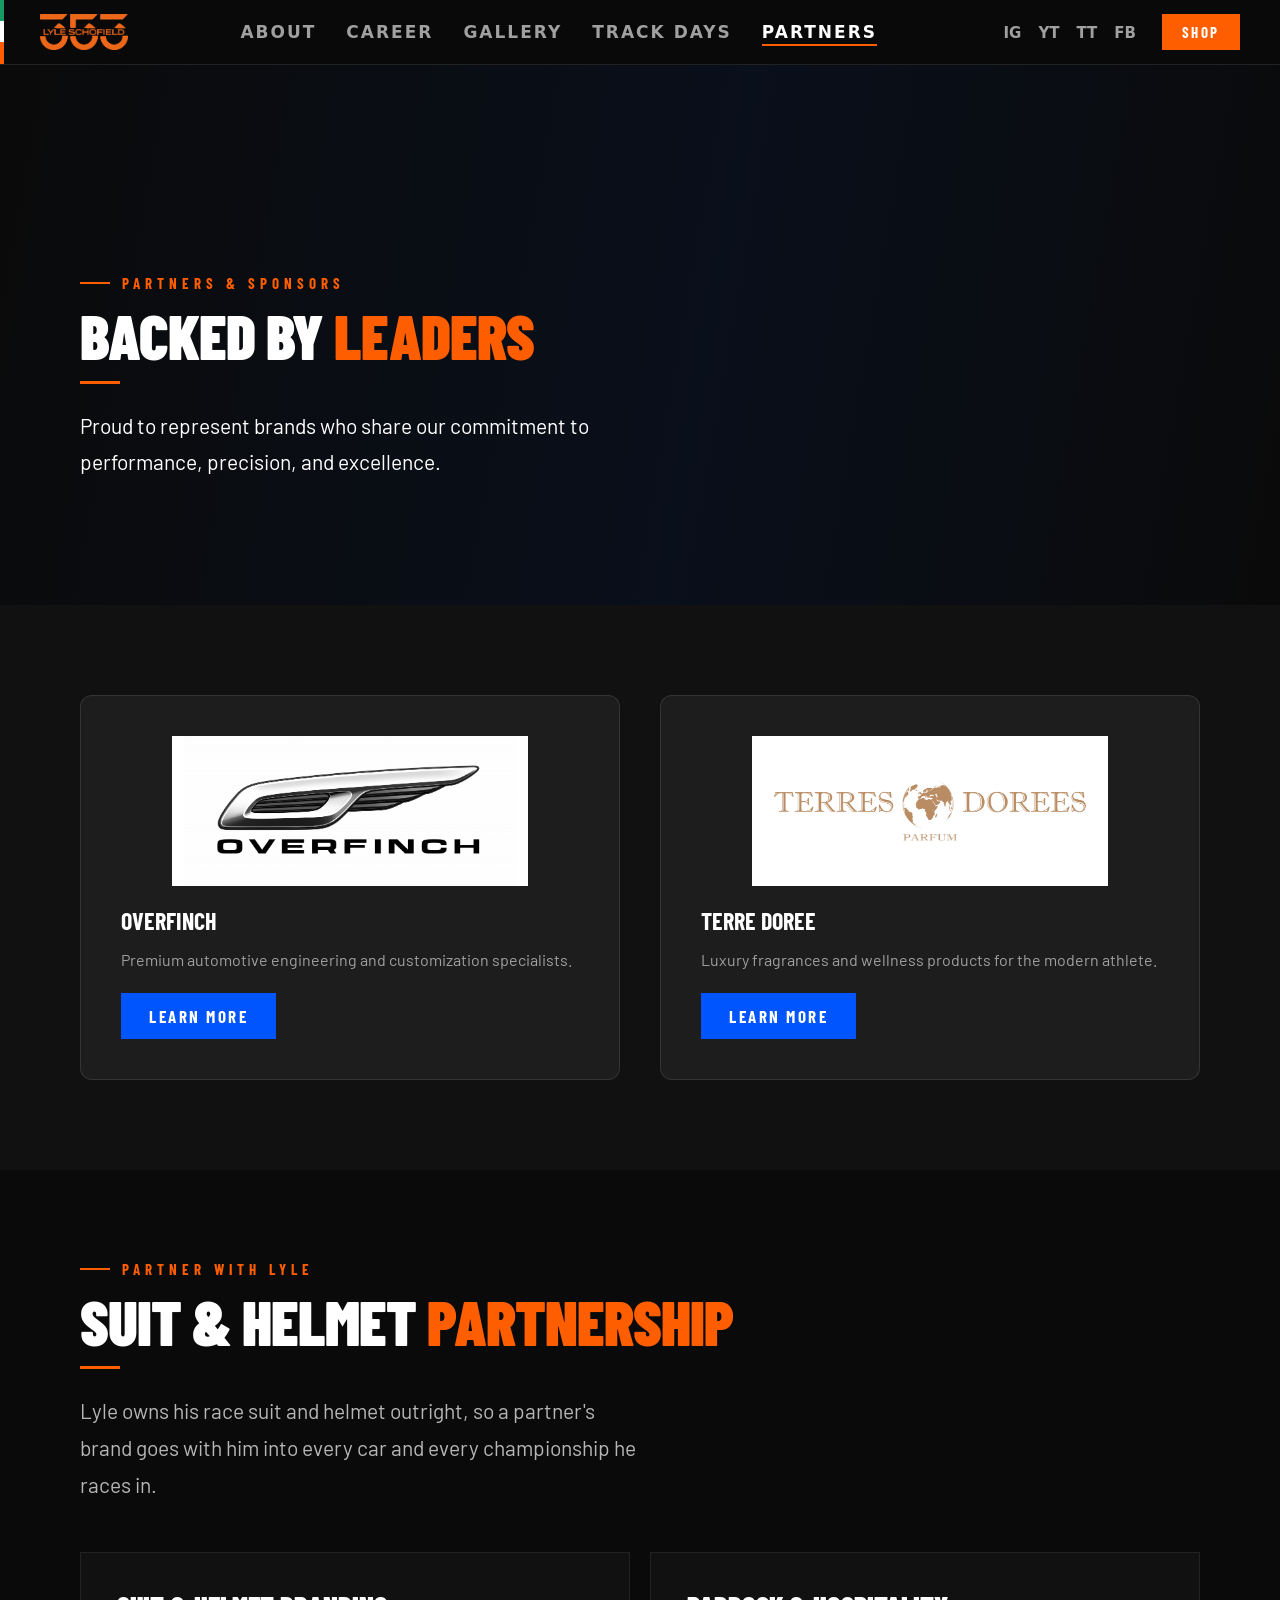
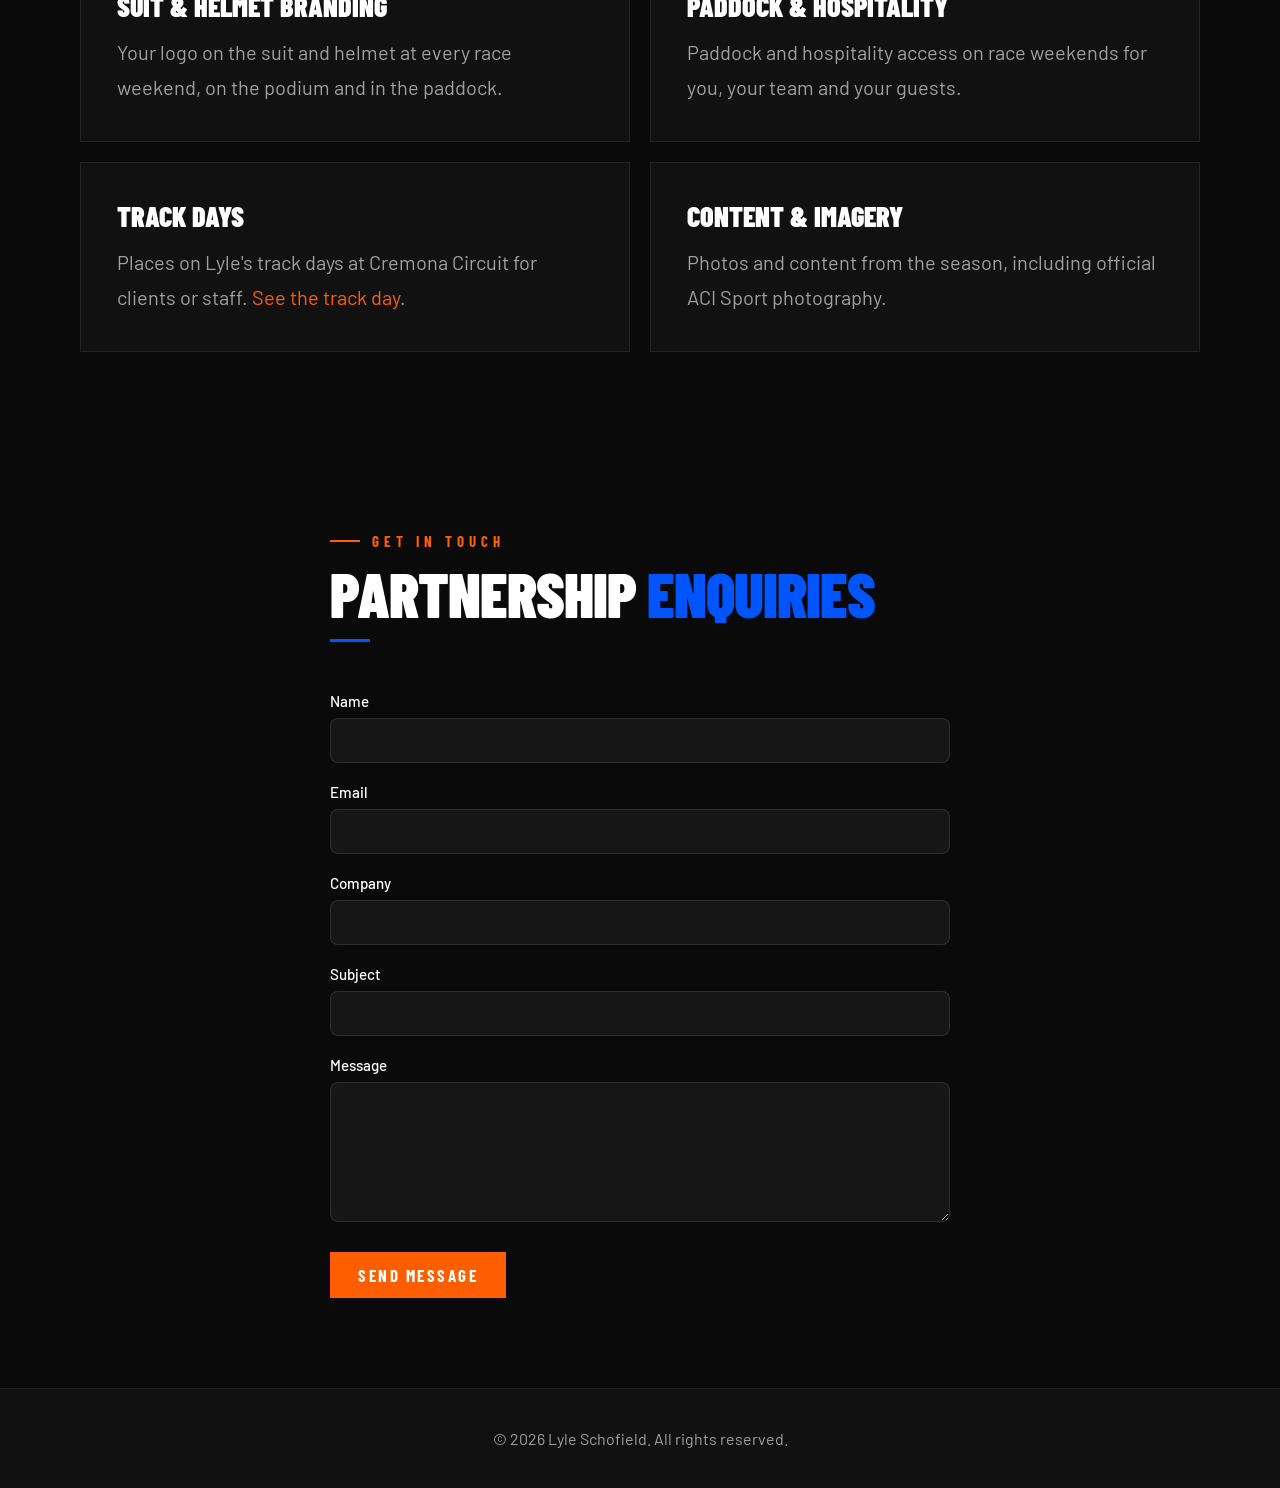
<file: Partners.html>
<!DOCTYPE html>
<html lang="en">
<head>
    <meta charset="UTF-8">
    <meta name="viewport" content="width=device-width, initial-scale=1.0">
    <title>Partners | Lyle Schofield Racing Driver</title>
  <link rel="icon" href="/favicon.ico" sizes="48x48"/>
  <link rel="icon" type="image/png" sizes="192x192" href="/icon-192.png"/>
  <link rel="apple-touch-icon" href="/apple-touch-icon.png"/>
    <link href="https://fonts.googleapis.com/css2?family=Barlow+Condensed:wght@400;700;800;900&family=Barlow:wght@400;500&display=swap" rel="stylesheet"/>
    <link rel="stylesheet" href="CSS/main.css"/>
    <link rel="stylesheet" href="CSS/partners.css"/>
</head>
<body>
    <!-- Navigation -->
<nav id="site-nav"></nav>

    <!-- Hero Section -->
    <section class="hero hero-short page-top">
        <div class="hero-bg"></div>
        <div class="w partners-hero-body">

        <div class="ptnr-header">
            <video class="sig-vid" src="Assets/vid/hero/signature.webm" autoplay muted loop playsinline></video>
            <div class="ey">Partners &amp; Sponsors</div>
            <h2>BACKED BY <span class="or">LEADERS</span></h2>
            <div class="rule rule-or"></div>
            <p class="ptnr-intro">Proud to represent brands who share our commitment to performance, precision, and excellence.</p>
        </div>

    </section>

    <!-- Sponsors Grid Section -->
    <section class="sec bg-surf">
        <div class="w">
            <div class="sponsors-grid">
                <!-- Overfinch -->
                <div class="sponsor-card">
                    <div class="sponsor-image">
                        <img src="Assets/logo/overfinch_logo.png" alt="Overfinch">
                    </div>
                    <h3>OVERFINCH</h3>
                    <p>Premium automotive engineering and customization specialists.</p>
                    <a href="https://overfinch.com/us/the-journey" target="_blank" rel="noopener noreferrer" class="btn bb">Learn More</a>
                </div>

                <!-- Terre Doree -->
                <div class="sponsor-card">
                    <div class="sponsor-image">
                        <img src="Assets/logo/TerresDorees_logo.png" alt="Terre Doree">
                    </div>
                    <h3>TERRE DOREE</h3>
                    <p>Luxury fragrances and wellness products for the modern athlete.</p>
                    <a href="https://www.terres-dorees.com/" target="_blank" rel="noopener noreferrer" class="btn bb">Learn More</a>
                </div>
            </div>
        </div>
    </section>

    <!-- Partnership Offer -->
    <section class="sec bg-black">
        <div class="w">
            <div class="ey">Partner With Lyle</div>
            <h2>Suit &amp; Helmet <span class="or">Partnership</span></h2>
            <div class="rule rule-or"></div>
            <p class="opp-intro">Lyle owns his race suit and helmet outright, so a partner's brand goes with him into every car and every championship he races in.</p>
            <div class="opp-grid">
                <div class="opp-card">
                    <div class="opp-accent"></div>
                    <div class="opp-title">Suit &amp; Helmet Branding</div>
                    <p class="opp-desc">Your logo on the suit and helmet at every race weekend, on the podium and in the paddock.</p>
                </div>
                <div class="opp-card">
                    <div class="opp-accent"></div>
                    <div class="opp-title">Paddock &amp; Hospitality</div>
                    <p class="opp-desc">Paddock and hospitality access on race weekends for you, your team and your guests.</p>
                </div>
                <div class="opp-card">
                    <div class="opp-accent"></div>
                    <div class="opp-title">Track Days</div>
                    <p class="opp-desc">Places on Lyle's track days at Cremona Circuit for clients or staff. <a href="trackdays.html" class="or">See the track day</a>.</p>
                </div>
                <div class="opp-card">
                    <div class="opp-accent"></div>
                    <div class="opp-title">Content &amp; Imagery</div>
                    <p class="opp-desc">Photos and content from the season, including official ACI Sport photography.</p>
                </div>
            </div>
        </div>
    </section>

  <!-- Contact Section -->
<section class="sec" id="contact">
    <div class="w w-narrow">
        <div class="ey"><span class="or">Get In Touch</span></div>
        <h2>Partnership <span class="bl">Enquiries</span></h2>
        <div class="rule"></div>

        <form class="contact-form" action="https://formspree.io/f/mwvrlown" method="POST">
            <div class="form-group">
                <label for="name">Name</label>
                <input type="text" id="name" name="name" required>
            </div>

            <div class="form-group">
                <label for="email">Email</label>
                <input type="email" id="email" name="email" required>
            </div>

            <div class="form-group">
                <label for="company">Company</label>
                <input type="text" id="company" name="company">
            </div>

            <div class="form-group">
                <label for="subject">Subject</label>
                <input type="text" id="subject" name="subject" required>
            </div>

            <div class="form-group">
                <label for="message">Message</label>
                <textarea id="message" name="message" rows="6" required></textarea>
            </div>

            <button type="submit" class="btn bo">Send Message</button>
        </form>
    </div>
</section>


    <!-- Footer -->
    <footer class="site-footer">
        <p>&copy; 2026 Lyle Schofield. All rights reserved.</p>
    </footer>

    <script src="nav.js"></script>
</body>
</html>
</file>
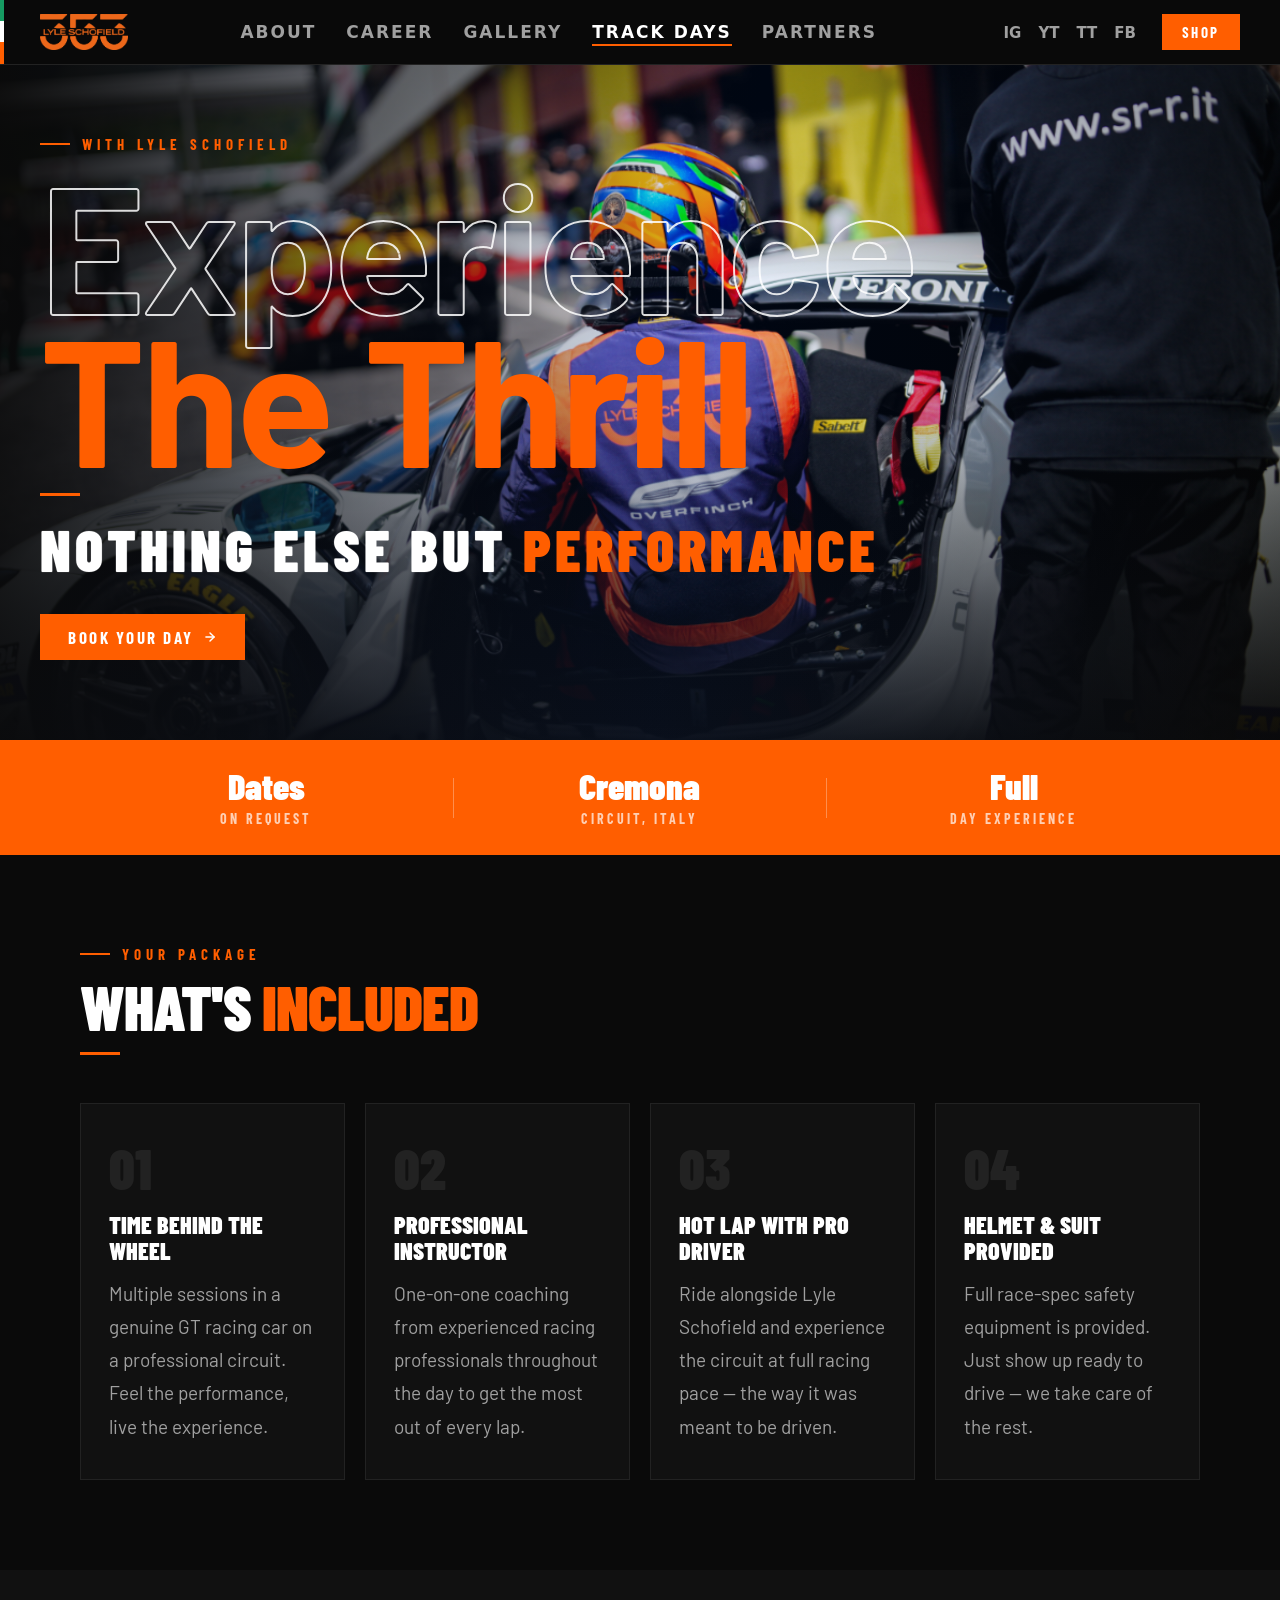
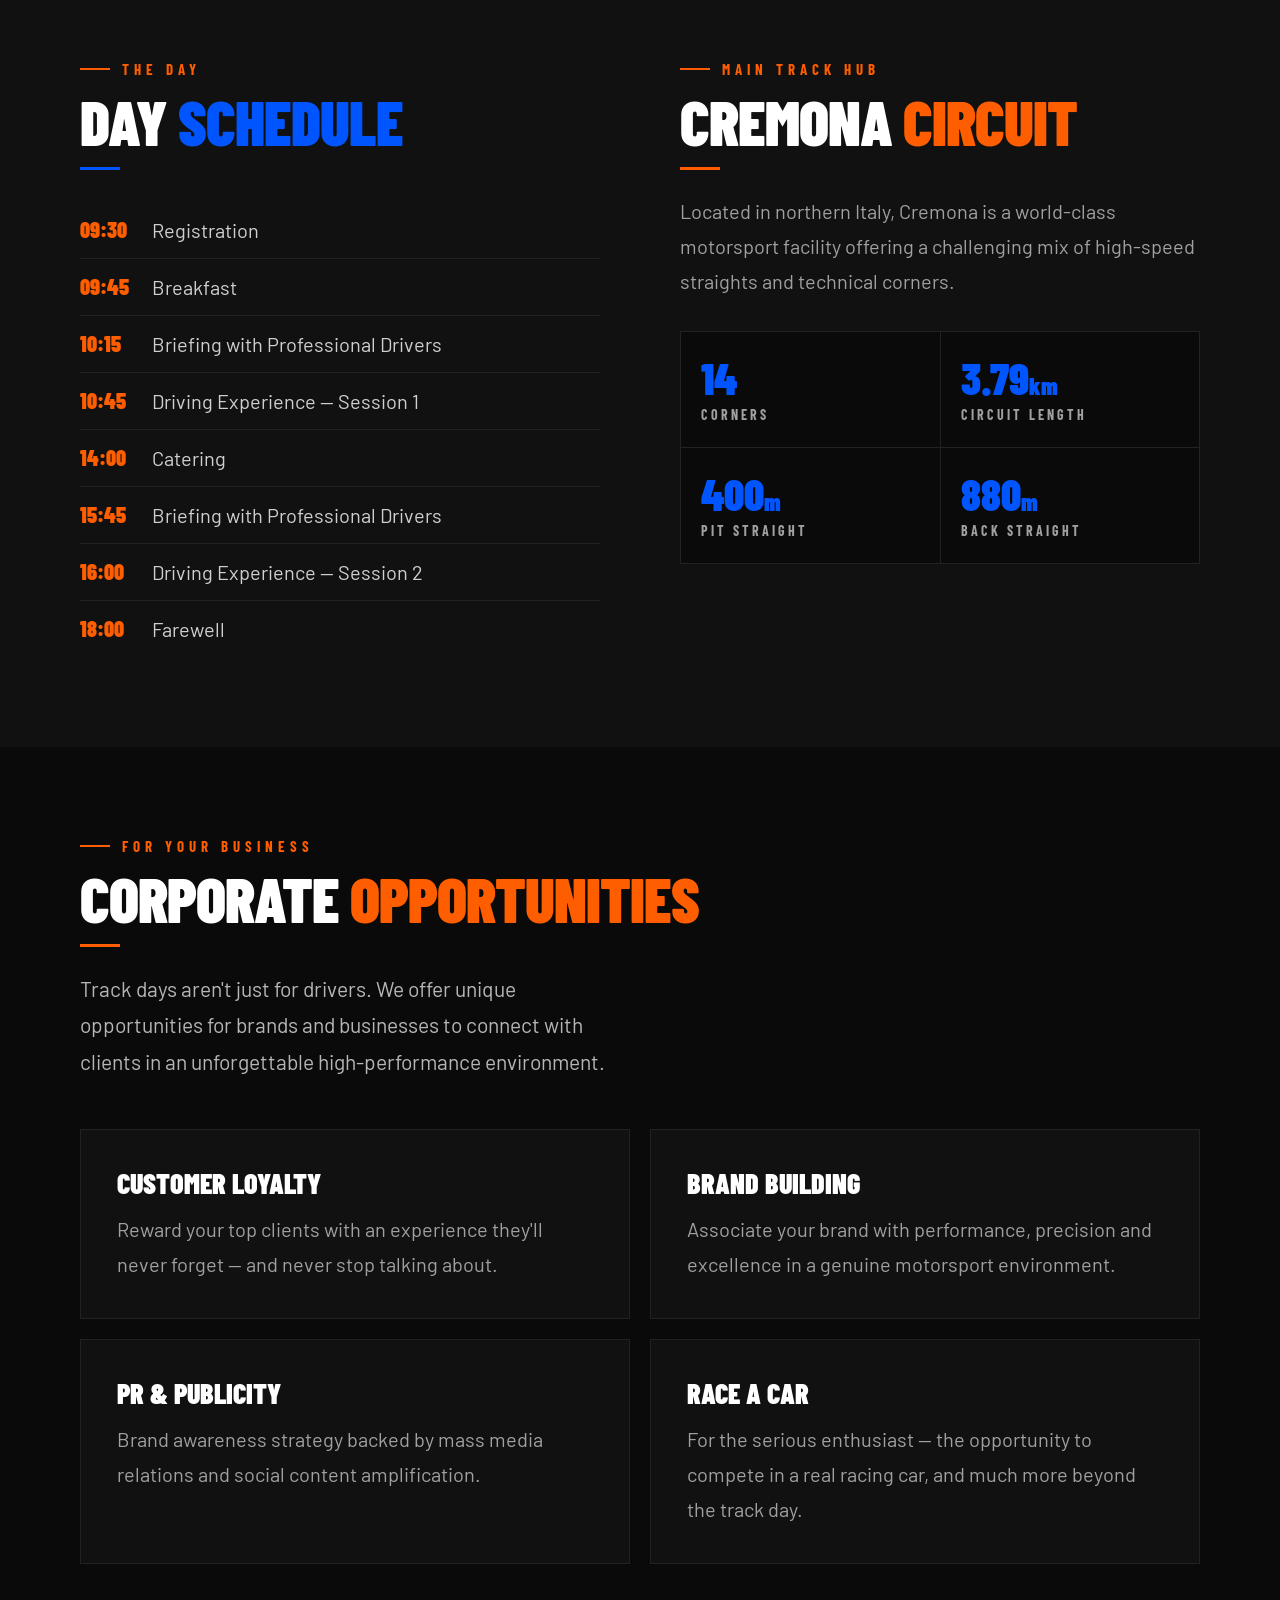
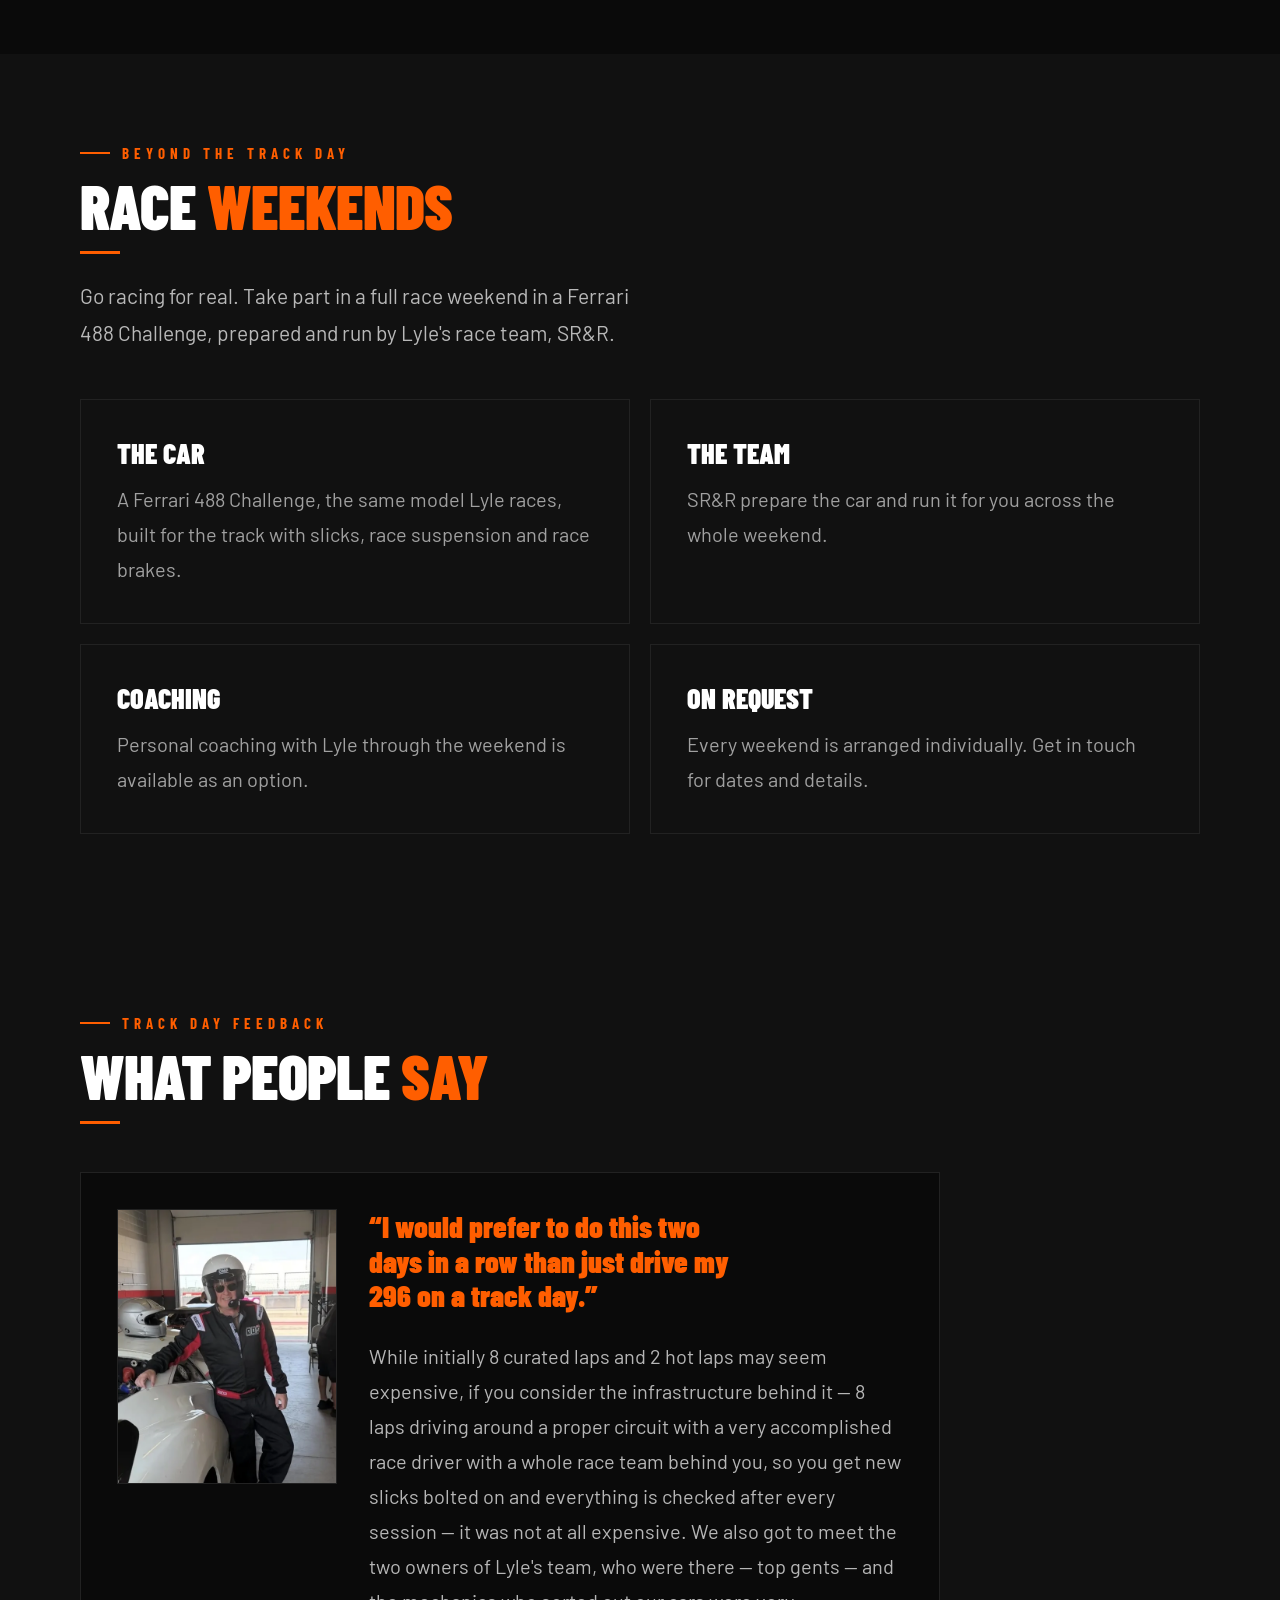
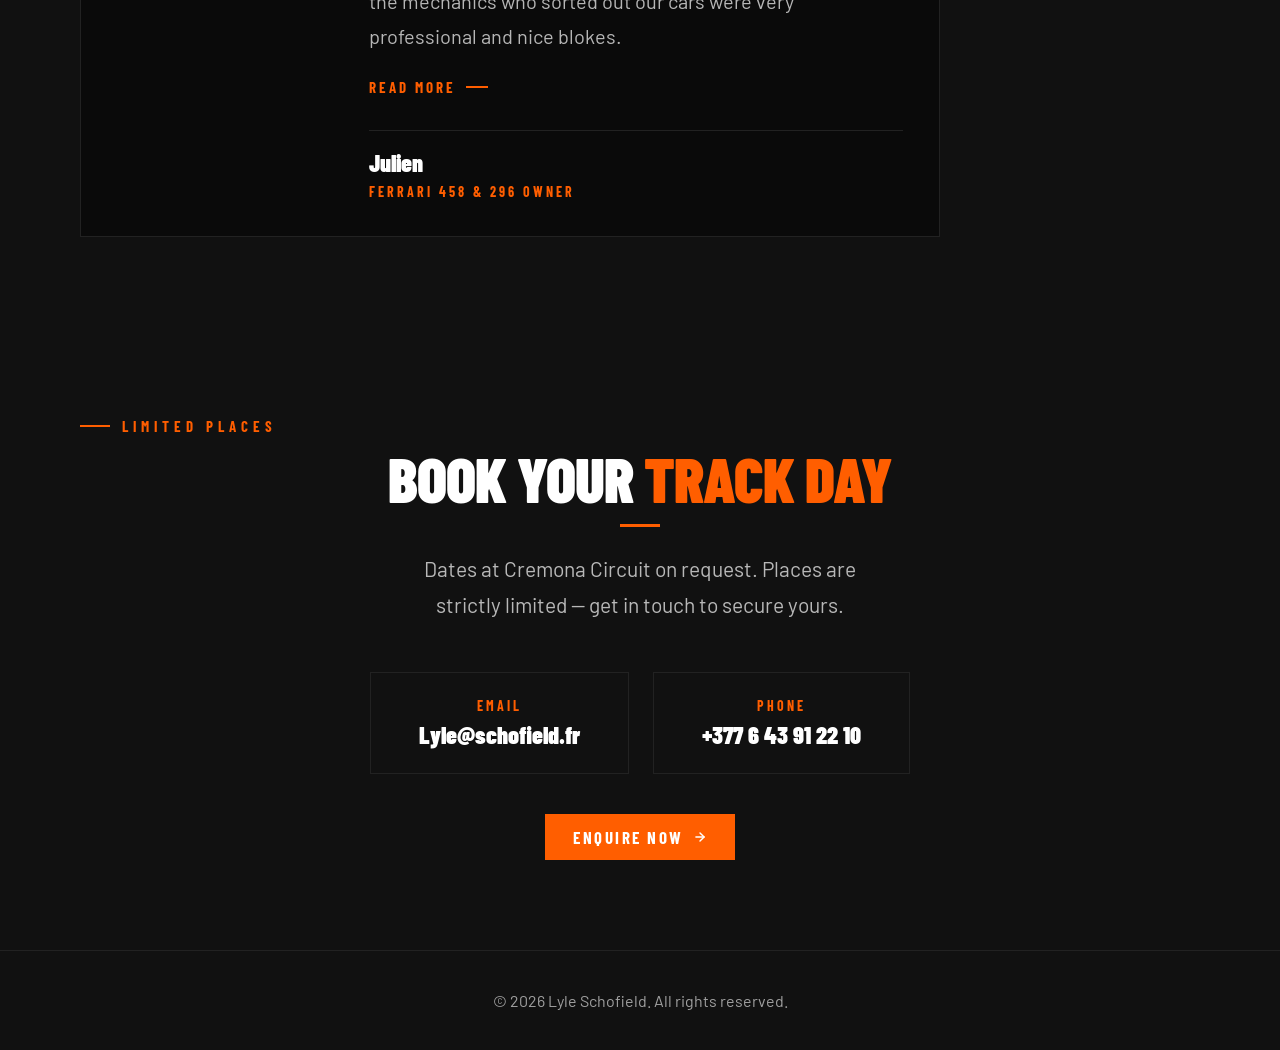
<file: trackdays.html>
<!DOCTYPE html>
<html lang="en">
<head>
  <meta charset="UTF-8"/>
  <meta name="viewport" content="width=device-width, initial-scale=1.0"/>
  <title>Track Days | Lyle Schofield</title>
  <link rel="icon" href="/favicon.ico" sizes="48x48"/>
  <link rel="icon" type="image/png" sizes="192x192" href="/icon-192.png"/>
  <link rel="apple-touch-icon" href="/apple-touch-icon.png"/>
  <link href="https://fonts.googleapis.com/css2?family=Barlow+Condensed:wght@400;700;800;900&family=Barlow:wght@400;500&display=swap" rel="stylesheet"/>
  <link rel="stylesheet" href="CSS/main.css"/>
  <link rel="stylesheet" href="CSS/trackdays.css"/>
</head>
<body>

  <nav id="site-nav"></nav>

  <!-- ====== HERO ====== -->
  <section class="hero hero-td page-top">
    <div class="hero-bg"></div>
    <img class="hero-img" src="Assets/images/hero/driver-outside-car-side.webp" alt="Track Day Experience with Lyle Schofield"/>
    <div class="td-hero-cnt">
      <div class="ey">With Lyle Schofield</div>
      <h1><span class="h1-exp">Experience</span><span class="h1-thrill">The Thrill</span></h1>
      <div class="rule rule-or"></div>
      <p class="td-tagline">Nothing else but <span>performance</span></p>
      <a href="#book" class="btn bo">
        Book Your Day
        <svg class="arr" viewBox="0 0 24 24" stroke-linecap="round" stroke-linejoin="round">
          <line x1="5" y1="12" x2="19" y2="12"/><polyline points="12 5 19 12 12 19"/>
        </svg>
      </a>
    </div>
  </section>

  <!-- ====== PRICE BAR ====== -->
  <div class="price-bar">
    <div class="price-bar-inner">
<div class="pb-item">
        <div class="pb-num">Dates</div>
        <div class="pb-lbl">On Request</div>
      </div>
      <div class="pb-div"></div>
      <div class="pb-item">
        <div class="pb-num">Cremona</div>
        <div class="pb-lbl">Circuit, Italy</div>
      </div>
      <div class="pb-div"></div>
      <div class="pb-item">
        <div class="pb-num">Full</div>
        <div class="pb-lbl">Day Experience</div>
      </div>
    </div>
  </div>

  <!-- ====== WHAT'S INCLUDED ====== -->
  <section class="sec bg-black">
    <div class="w">
      <div class="ey">Your Package</div>
      <h2>What's <span class="or">Included</span></h2>
      <div class="rule rule-or"></div>

      <div class="includes-grid">
        <div class="include-card">
          <div class="ic-num">01</div>
          <div class="ic-title">Time Behind the Wheel</div>
          <p class="ic-desc">Multiple sessions in a genuine GT racing car on a professional circuit. Feel the performance, live the experience.</p>
        </div>
        <div class="include-card">
          <div class="ic-num">02</div>
          <div class="ic-title">Professional Instructor</div>
          <p class="ic-desc">One-on-one coaching from experienced racing professionals throughout the day to get the most out of every lap.</p>
        </div>
        <div class="include-card">
          <div class="ic-num">03</div>
          <div class="ic-title">Hot Lap with Pro Driver</div>
          <p class="ic-desc">Ride alongside Lyle Schofield and experience the circuit at full racing pace — the way it was meant to be driven.</p>
        </div>
        <div class="include-card">
          <div class="ic-num">04</div>
          <div class="ic-title">Helmet &amp; Suit Provided</div>
          <p class="ic-desc">Full race-spec safety equipment is provided. Just show up ready to drive — we take care of the rest.</p>
        </div>
      </div>
    </div>
  </section>

  <!-- ====== SCHEDULE + CIRCUIT ====== -->
  <section class="sec bg-surf">
    <div class="w">
      <div class="experience-grid">

        <div>
          <div class="ey">The Day</div>
          <h2>Day <span class="bl">Schedule</span></h2>
          <div class="rule"></div>
          <ul class="schedule-list">
            <li><span class="sch-time">09:30</span><span class="sch-event">Registration</span></li>
            <li><span class="sch-time">09:45</span><span class="sch-event">Breakfast</span></li>
            <li><span class="sch-time">10:15</span><span class="sch-event">Briefing with Professional Drivers</span></li>
            <li><span class="sch-time">10:45</span><span class="sch-event">Driving Experience — Session 1</span></li>
            <li><span class="sch-time">14:00</span><span class="sch-event">Catering</span></li>
            <li><span class="sch-time">15:45</span><span class="sch-event">Briefing with Professional Drivers</span></li>
            <li><span class="sch-time">16:00</span><span class="sch-event">Driving Experience — Session 2</span></li>
            <li><span class="sch-time">18:00</span><span class="sch-event">Farewell</span></li>
          </ul>
        </div>

        <div>
          <div class="ey">Main Track Hub</div>
          <h2>Cremona <span class="or">Circuit</span></h2>
          <div class="rule rule-or"></div>
          <p class="circuit-intro">Located in northern Italy, Cremona is a world-class motorsport facility offering a challenging mix of high-speed straights and technical corners.</p>
          <div class="circuit-stats">
            <div class="cs-item">
              <div class="cs-num">14</div>
              <div class="cs-lbl">Corners</div>
            </div>
            <div class="cs-item">
              <div class="cs-num">3.79<span class="cs-unit">km</span></div>
              <div class="cs-lbl">Circuit Length</div>
            </div>
            <div class="cs-item">
              <div class="cs-num">400<span class="cs-unit">m</span></div>
              <div class="cs-lbl">Pit Straight</div>
            </div>
            <div class="cs-item">
              <div class="cs-num">880<span class="cs-unit">m</span></div>
              <div class="cs-lbl">Back Straight</div>
            </div>
          </div>
        </div>

      </div>
    </div>
  </section>

  <!-- ====== OPPORTUNITIES ====== -->
  <section class="sec bg-black">
    <div class="w">
      <div class="ey">For Your Business</div>
      <h2>Corporate <span class="or">Opportunities</span></h2>
      <div class="rule rule-or"></div>
      <p class="opp-intro">Track days aren't just for drivers. We offer unique opportunities for brands and businesses to connect with clients in an unforgettable high-performance environment.</p>
      <div class="opp-grid">
        <div class="opp-card">
          <div class="opp-accent"></div>
          <div class="opp-title">Customer Loyalty</div>
          <p class="opp-desc">Reward your top clients with an experience they'll never forget — and never stop talking about.</p>
        </div>
        <div class="opp-card">
          <div class="opp-accent"></div>
          <div class="opp-title">Brand Building</div>
          <p class="opp-desc">Associate your brand with performance, precision and excellence in a genuine motorsport environment.</p>
        </div>
        <div class="opp-card">
          <div class="opp-accent"></div>
          <div class="opp-title">PR &amp; Publicity</div>
          <p class="opp-desc">Brand awareness strategy backed by mass media relations and social content amplification.</p>
        </div>
        <div class="opp-card">
          <div class="opp-accent"></div>
          <div class="opp-title">Race a Car</div>
          <p class="opp-desc">For the serious enthusiast — the opportunity to compete in a real racing car, and much more beyond the track day.</p>
        </div>
      </div>
    </div>
  </section>

  <!-- ====== RACE WEEKENDS ====== -->
  <section class="sec bg-surf" id="race-weekends">
    <div class="w">
      <div class="ey">Beyond the Track Day</div>
      <h2>Race <span class="or">Weekends</span></h2>
      <div class="rule rule-or"></div>
      <p class="opp-intro">Go racing for real. Take part in a full race weekend in a Ferrari 488 Challenge, prepared and run by Lyle's race team, SR&amp;R.</p>
      <div class="opp-grid">
        <div class="opp-card">
          <div class="opp-accent"></div>
          <div class="opp-title">The Car</div>
          <p class="opp-desc">A Ferrari 488 Challenge, the same model Lyle races, built for the track with slicks, race suspension and race brakes.</p>
        </div>
        <div class="opp-card">
          <div class="opp-accent"></div>
          <div class="opp-title">The Team</div>
          <p class="opp-desc">SR&amp;R prepare the car and run it for you across the whole weekend.</p>
        </div>
        <div class="opp-card">
          <div class="opp-accent"></div>
          <div class="opp-title">Coaching</div>
          <p class="opp-desc">Personal coaching with Lyle through the weekend is available as an option.</p>
        </div>
        <div class="opp-card">
          <div class="opp-accent"></div>
          <div class="opp-title">On Request</div>
          <p class="opp-desc">Every weekend is arranged individually. Get in touch for dates and details.</p>
        </div>
      </div>
    </div>
  </section>

  <!-- ====== TESTIMONIALS ====== -->
  <section class="sec bg-surf">
    <div class="w">
      <div class="ey">Track Day Feedback</div>
      <h2>What People <span class="or">Say</span></h2>
      <div class="rule rule-or"></div>

      <div class="tst-grid">

        <article class="tst-card">
          <div class="tst-accent"></div>
          <img class="tst-photo" src="Assets/images/testimonials/julien.webp" width="560" height="714" loading="lazy" alt="Julien in race overalls and helmet beside a car in the Cremona Circuit pit garage"/>
          <div class="tst-content">
            <blockquote class="tst-quote">&ldquo;I would prefer to do this two days in a row than just drive my 296 on a track day.&rdquo;</blockquote>
            <div class="tst-body">
              <p>While initially 8 curated laps and 2 hot laps may seem expensive, if you consider the infrastructure behind it &mdash; 8 laps driving around a proper circuit with a very accomplished race driver with a whole race team behind you, so you get new slicks bolted on and everything is checked after every session &mdash; it was not at all expensive. We also got to meet the two owners of Lyle's team, who were there &mdash; top gents &mdash; and the mechanics who sorted out our cars were very professional and nice blokes.</p>
              <details class="tst-more">
                <summary>
                  <span class="tt-open">Read more</span>
                  <span class="tt-close">Read less</span>
                </summary>
                <p>If you have driven a 458 or a 488, getting into a 488 Challenge car and just setting off is very easy. It feels very familiar. The key difference is not the speed of the car &mdash; it doesn't feel any faster than a 488 GTB. It is the fact that the grip and brakes totally change what you can do. Slicks and a proper race suspension and brakes made me approach it too tentatively. The car will pounce like a cat almost without breaking traction, allowing you to do insane things that would just utterly humiliate you in a road car.</p>
                <p>I think I am spoiled now for road cars. I would prefer to do this two days in a row than just drive my 296 on a track day. If I was to ship my 296 to a decent track and pay for consumables with no race team helping me, it might end badly and expensively and at best cost not much less.</p>
                <p>And the hot laps &mdash; kind of like a revelation. Don't turn up hungover in any way for a hot lap. It is immensely entertaining but when you are not in control and just experiencing it, the violent forces are more discombobulating and it is more so in a race car driven by a proper professional.</p>
                <p>Do it. You will not go to your deathbed saying, &lsquo;I regret that track day at Cremona.&rsquo;</p>
              </details>
            </div>
            <footer class="tst-attr">
              <div class="tst-name">Julien</div>
              <div class="tst-role">Ferrari 458 &amp; 296 owner</div>
            </footer>
          </div>
        </article>

      </div>
    </div>
  </section>

  <!-- ====== BOOKING ====== -->
  <section class="sec bg-surf" id="book">
    <div class="w book-section">
      <div class="ey">Limited Places</div>
      <h2>Book Your <span class="or">Track Day</span></h2>
      <div class="rule rule-or"></div>
      <p class="book-intro">Dates at Cremona Circuit on request. Places are strictly limited — get in touch to secure yours.</p>
      <div class="book-contacts">
        <a href="mailto:Lyle@schofield.fr" class="book-contact">
          <span class="bc-label">Email</span>
          <span class="bc-value">Lyle@schofield.fr</span>
        </a>
        <a href="tel:+377643912210" class="book-contact">
          <span class="bc-label">Phone</span>
          <span class="bc-value">+377 6 43 91 22 10</span>
        </a>
      </div>
      <div class="book-cta">
        <a href="mailto:Lyle@schofield.fr" class="btn bo">
          Enquire Now
          <svg class="arr" viewBox="0 0 24 24" stroke-linecap="round" stroke-linejoin="round">
            <line x1="5" y1="12" x2="19" y2="12"/><polyline points="12 5 19 12 12 19"/>
          </svg>
        </a>
      </div>
    </div>
  </section>

  <footer class="site-footer">
    <p>&copy; 2026 Lyle Schofield. All rights reserved.</p>
  </footer>

  <script src="nav.js"></script>

</body>
</html>
</file>
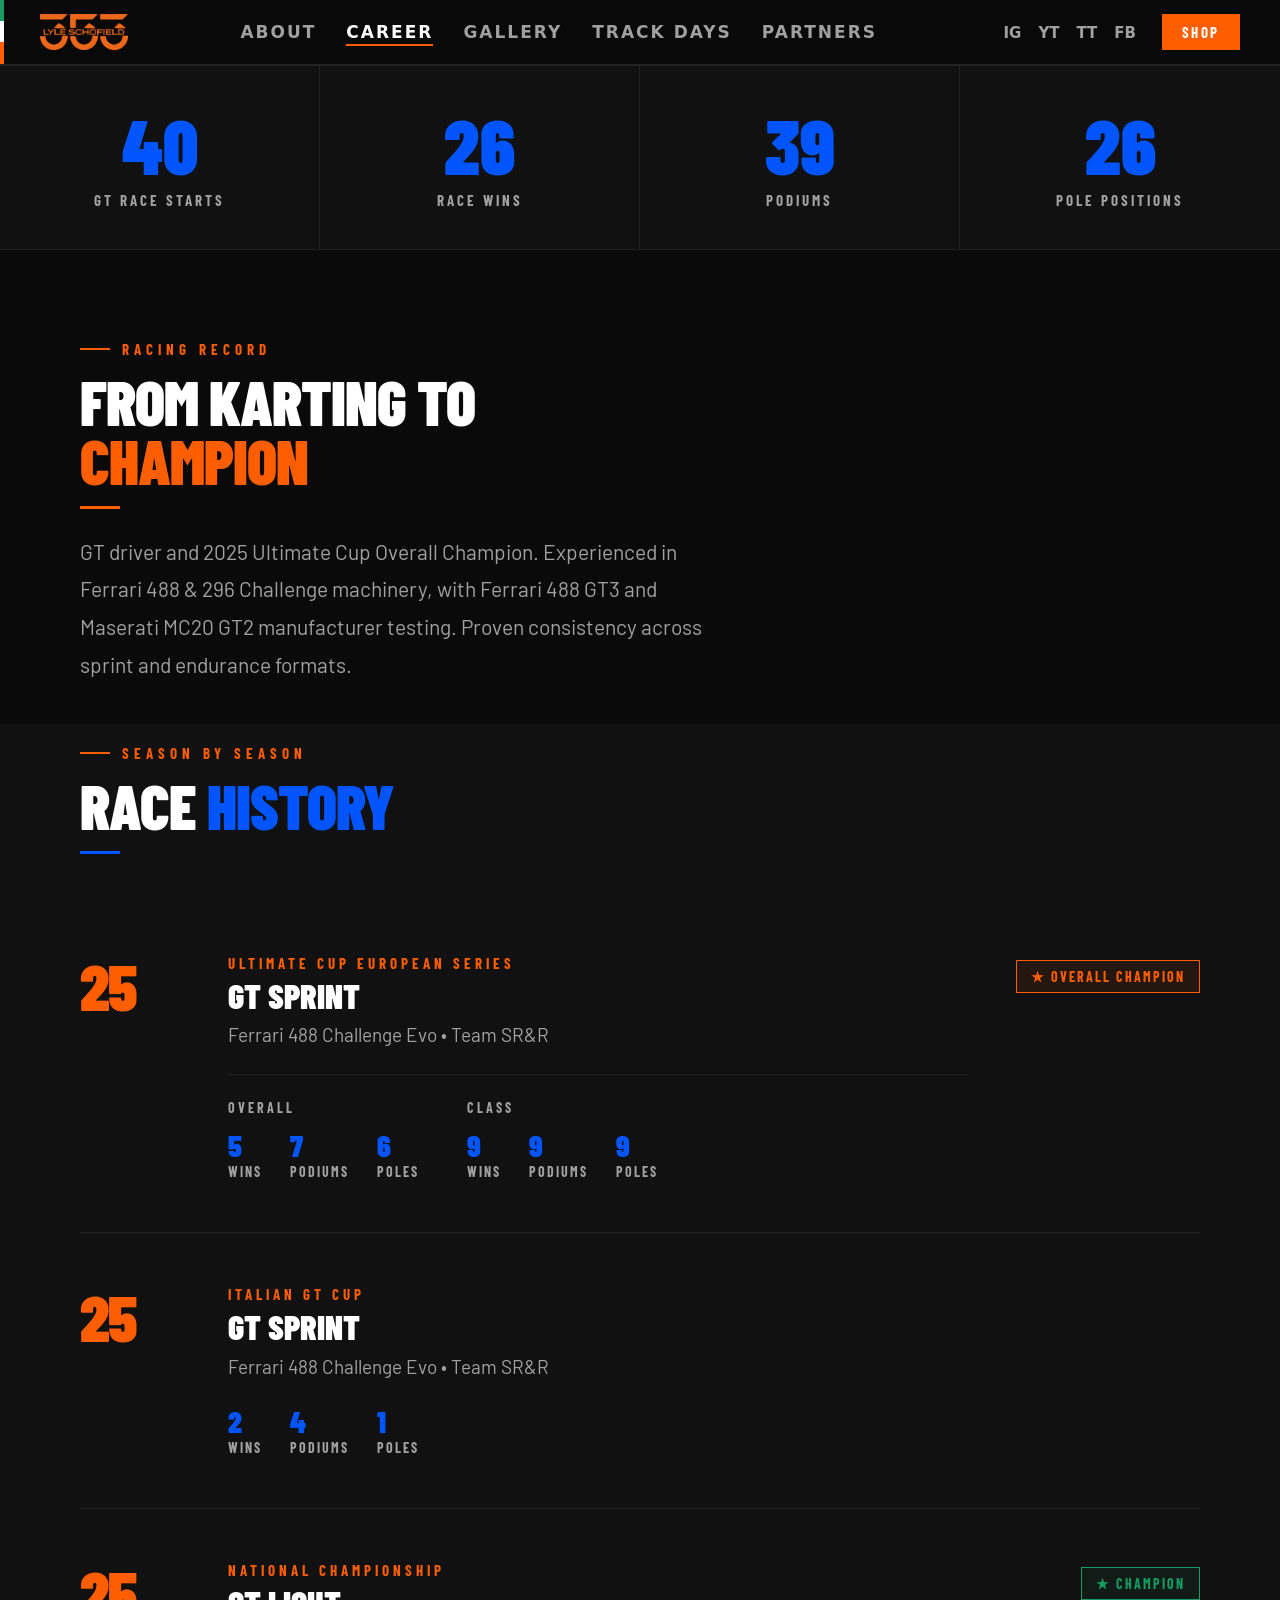
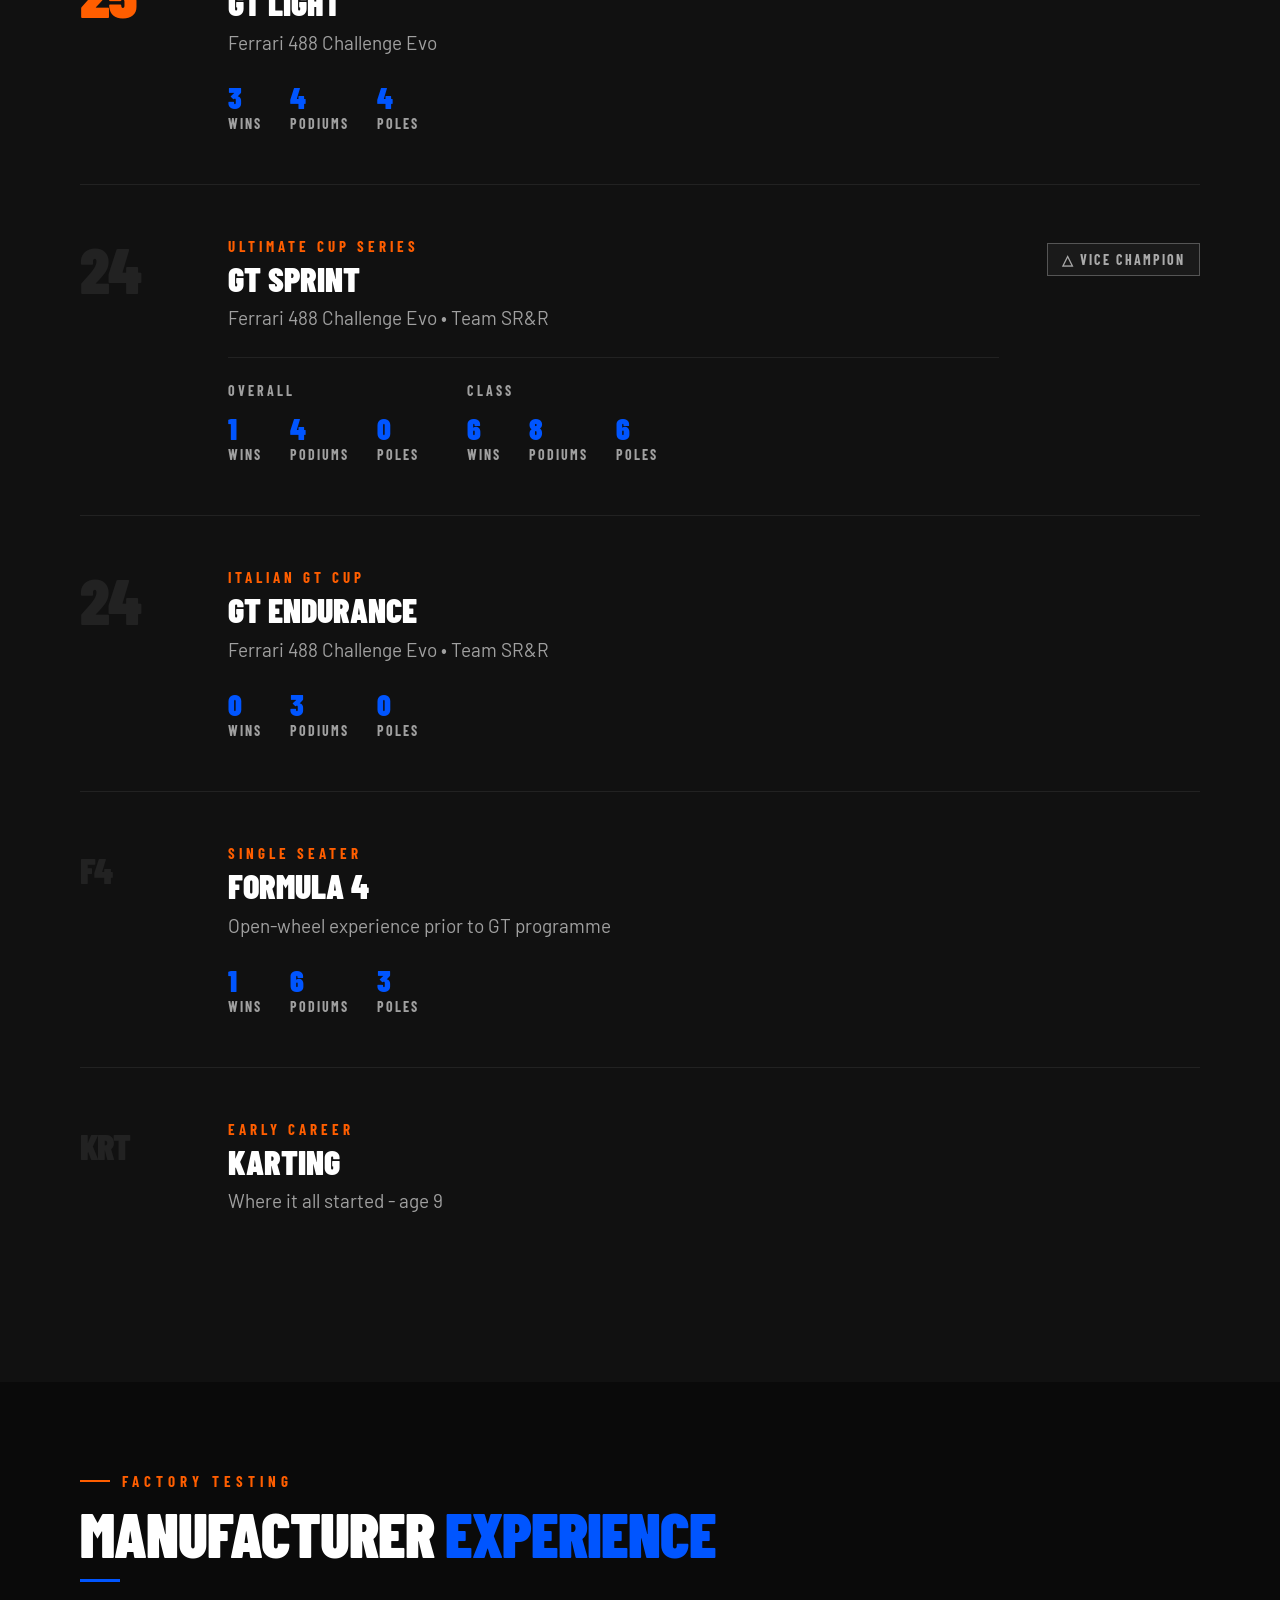
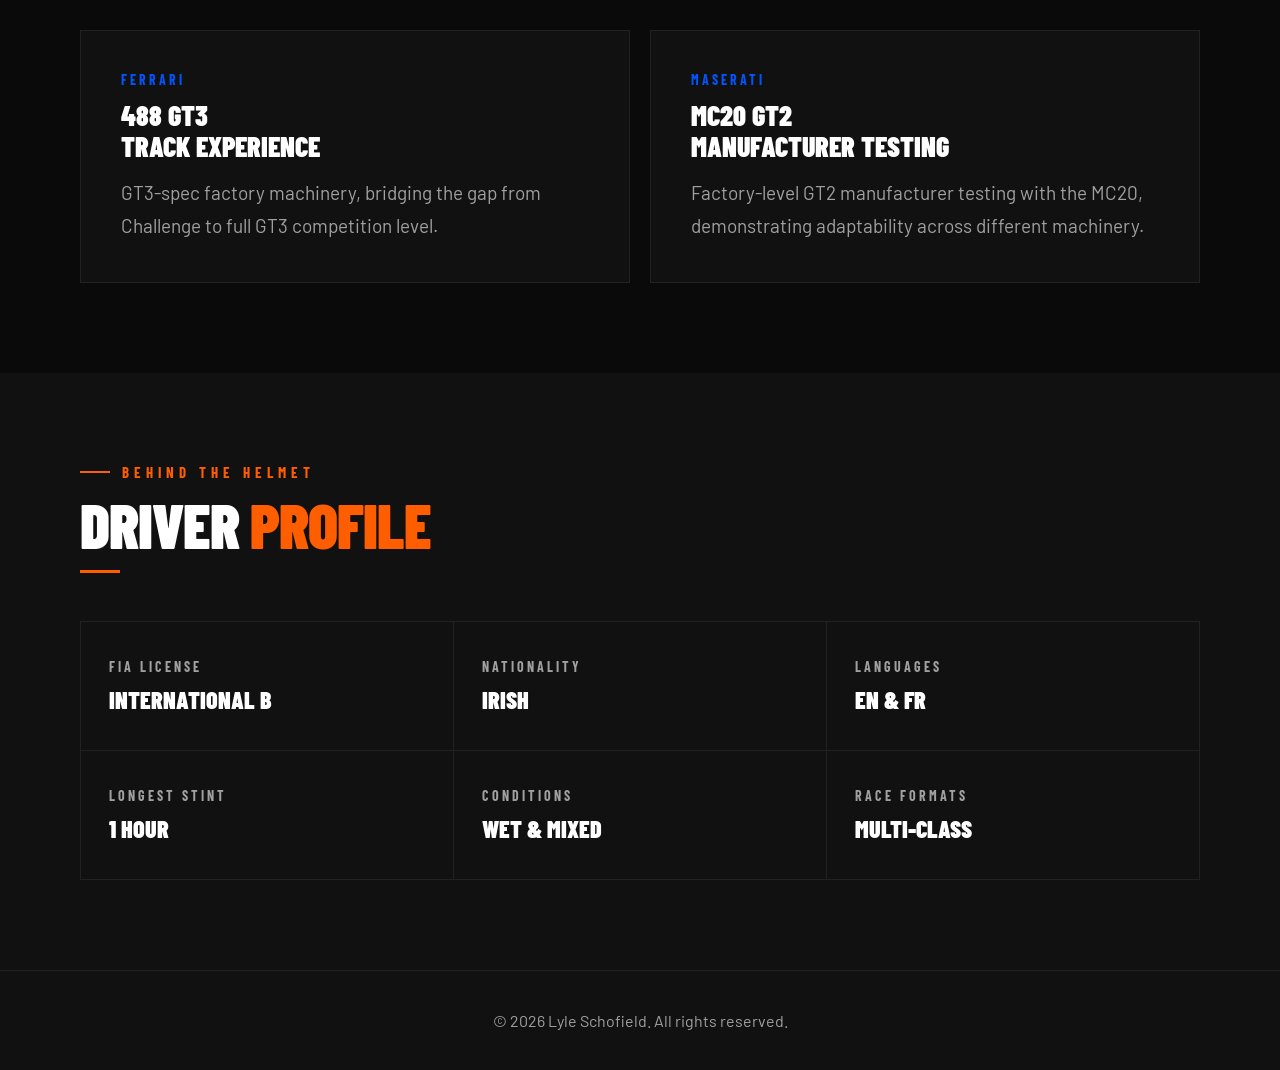
<file: HTML/Career.html>
<!DOCTYPE html>
<html lang="en">
<head>
  <meta charset="UTF-8"/>
  <meta name="viewport" content="width=device-width, initial-scale=1.0"/>
  <title>Career | Lyle Schofield Racing Driver</title>
  <link href="https://fonts.googleapis.com/css2?family=Barlow+Condensed:wght@400;700;800;900&family=Barlow:wght@400;500&display=swap" rel="stylesheet"/>
  <link rel="stylesheet" href="../CSS/main.css"/>
  <link rel="stylesheet" href="../CSS/career.css"/>
</head>
<body>

  <!-- Navigation -->
  <nav id="site-nav"></nav>

  <!-- Stats Bar -->
  <section class="stats page-top">
    <div class="si">
      <div class="st"><span class="sn">40</span><div class="sl">GT Race Starts</div></div>
      <div class="st"><span class="sn">26</span><div class="sl">Race Wins</div></div>
      <div class="st"><span class="sn">39</span><div class="sl">Podiums</div></div>
      <div class="st"><span class="sn">26</span><div class="sl">Pole Positions</div></div>
    </div>
  </section>

  <!-- Page Header -->
  <section class="sec bg-black sec-pb-sm">
    <div class="w">
      <div class="ey">Racing Record</div>
      <h2>FROM KARTING TO<br><span class="or">CHAMPION</span></h2>
      <div class="rule rule-or"></div>
      <p class="career-intro">
        GT driver and 2025 Ultimate Cup Overall Champion. Experienced in Ferrari 488 &amp; 296 Challenge machinery, with Ferrari 488 GT3 and Maserati MC20 GT2 manufacturer testing. Proven consistency across sprint and endurance formats.
      </p>
    </div>
  </section>

  <!-- Season Timeline -->
  <section class="sec bg-surf sec-pt-sm">
    <div class="w">
      <div class="ey">Season by Season</div>
      <h2>RACE <span class="bl">HISTORY</span></h2>
      <div class="rule"></div>

      <div class="timeline">

        <!-- 2025 Ultimate Cup - OVERALL CHAMPION -->
        <div class="season-row">
          <div class="season-year cur">25</div>
          <div class="season-body">
            <div class="season-series">Ultimate Cup European Series</div>
            <div class="season-name">GT Sprint</div>
            <div class="season-car">Ferrari 488 Challenge Evo &bull; Team SR&amp;R</div>
            <div class="sub-results">
              <div class="sub-col">
                <label>Overall</label>
                <div class="mini-stats">
                  <div class="ms-item"><div class="ms-num">5</div><div class="ms-lbl">Wins</div></div>
                  <div class="ms-item"><div class="ms-num">7</div><div class="ms-lbl">Podiums</div></div>
                  <div class="ms-item"><div class="ms-num">6</div><div class="ms-lbl">Poles</div></div>
                </div>
              </div>
              <div class="sub-col">
                <label>Class</label>
                <div class="mini-stats">
                  <div class="ms-item"><div class="ms-num">9</div><div class="ms-lbl">Wins</div></div>
                  <div class="ms-item"><div class="ms-num">9</div><div class="ms-lbl">Podiums</div></div>
                  <div class="ms-item"><div class="ms-num">9</div><div class="ms-lbl">Poles</div></div>
                </div>
              </div>
            </div>
          </div>
          <div class="badge b-gold">&#9733; Overall Champion</div>
        </div>

        <!-- 2025 Italian GT Cup Sprint -->
        <div class="season-row">
          <div class="season-year cur">25</div>
          <div class="season-body">
            <div class="season-series">Italian GT Cup</div>
            <div class="season-name">GT Sprint</div>
            <div class="season-car">Ferrari 488 Challenge Evo &bull; Team SR&amp;R</div>
            <div class="mini-stats mini-stats-mt">
              <div class="ms-item"><div class="ms-num">2</div><div class="ms-lbl">Wins</div></div>
              <div class="ms-item"><div class="ms-num">4</div><div class="ms-lbl">Podiums</div></div>
              <div class="ms-item"><div class="ms-num">1</div><div class="ms-lbl">Poles</div></div>
            </div>
          </div>
        </div>

        <!-- 2025 National GT Light - CHAMPION -->
        <div class="season-row">
          <div class="season-year cur">25</div>
          <div class="season-body">
            <div class="season-series">National Championship</div>
            <div class="season-name">GT Light</div>
            <div class="season-car">Ferrari 488 Challenge Evo</div>
            <div class="mini-stats mini-stats-mt">
              <div class="ms-item"><div class="ms-num">3</div><div class="ms-lbl">Wins</div></div>
              <div class="ms-item"><div class="ms-num">4</div><div class="ms-lbl">Podiums</div></div>
              <div class="ms-item"><div class="ms-num">4</div><div class="ms-lbl">Poles</div></div>
            </div>
          </div>
          <div class="badge b-green">&#9733; Champion</div>
        </div>

        <!-- 2024 Ultimate Cup - VICE CHAMPION -->
        <div class="season-row">
          <div class="season-year">24</div>
          <div class="season-body">
            <div class="season-series">Ultimate Cup Series</div>
            <div class="season-name">GT Sprint</div>
            <div class="season-car">Ferrari 488 Challenge Evo &bull; Team SR&amp;R</div>
            <div class="sub-results">
              <div class="sub-col">
                <label>Overall</label>
                <div class="mini-stats">
                  <div class="ms-item"><div class="ms-num">1</div><div class="ms-lbl">Wins</div></div>
                  <div class="ms-item"><div class="ms-num">4</div><div class="ms-lbl">Podiums</div></div>
                  <div class="ms-item"><div class="ms-num">0</div><div class="ms-lbl">Poles</div></div>
                </div>
              </div>
              <div class="sub-col">
                <label>Class</label>
                <div class="mini-stats">
                  <div class="ms-item"><div class="ms-num">6</div><div class="ms-lbl">Wins</div></div>
                  <div class="ms-item"><div class="ms-num">8</div><div class="ms-lbl">Podiums</div></div>
                  <div class="ms-item"><div class="ms-num">6</div><div class="ms-lbl">Poles</div></div>
                </div>
              </div>
            </div>
          </div>
          <div class="badge b-silver">&#9651; Vice Champion</div>
        </div>

        <!-- 2024 Italian GT Cup Endurance -->
        <div class="season-row">
          <div class="season-year">24</div>
          <div class="season-body">
            <div class="season-series">Italian GT Cup</div>
            <div class="season-name">GT Endurance</div>
            <div class="season-car">Ferrari 488 Challenge Evo &bull; Team SR&amp;R</div>
            <div class="mini-stats mini-stats-mt">
              <div class="ms-item"><div class="ms-num">0</div><div class="ms-lbl">Wins</div></div>
              <div class="ms-item"><div class="ms-num">3</div><div class="ms-lbl">Podiums</div></div>
              <div class="ms-item"><div class="ms-num">0</div><div class="ms-lbl">Poles</div></div>
            </div>
          </div>
        </div>

        <!-- Formula 4 -->
        <div class="season-row">
          <div class="season-year season-year-sm">F4</div>
          <div class="season-body">
            <div class="season-series">Single Seater</div>
            <div class="season-name">Formula 4</div>
            <div class="season-car">Open-wheel experience prior to GT programme</div>
            <div class="mini-stats mini-stats-mt">
              <div class="ms-item"><div class="ms-num">1</div><div class="ms-lbl">Wins</div></div>
              <div class="ms-item"><div class="ms-num">6</div><div class="ms-lbl">Podiums</div></div>
              <div class="ms-item"><div class="ms-num">3</div><div class="ms-lbl">Poles</div></div>
            </div>
          </div>
        </div>

        <!-- Karting -->
        <div class="season-row">
          <div class="season-year season-year-sm">KRT</div>
          <div class="season-body">
            <div class="season-series">Early Career</div>
            <div class="season-name">Karting</div>
            <div class="season-car">Where it all started - age 9</div>
          </div>
        </div>

      </div>
    </div>
  </section>

  <!-- Manufacturer Experience -->
  <section class="sec bg-black">
    <div class="w">
      <div class="ey">Factory Testing</div>
      <h2>MANUFACTURER <span class="bl">EXPERIENCE</span></h2>
      <div class="rule"></div>
      <div class="mfr-grid">
        <div class="mfr-card">
          <div class="mfr-tag">Ferrari</div>
          <div class="mfr-name">488 GT3<br>Track Experience</div>
          <p class="mfr-desc">GT3-spec factory machinery, bridging the gap from Challenge to full GT3 competition level.</p>
        </div>
        <div class="mfr-card">
          <div class="mfr-tag">Maserati</div>
          <div class="mfr-name">MC20 GT2<br>Manufacturer Testing</div>
          <p class="mfr-desc">Factory-level GT2 manufacturer testing with the MC20, demonstrating adaptability across different machinery.</p>
        </div>
      </div>
    </div>
  </section>

  <!-- Driver Profile -->
  <section class="sec bg-surf">
    <div class="w">
      <div class="ey">Behind the Helmet</div>
      <h2>DRIVER <span class="or">PROFILE</span></h2>
      <div class="rule rule-or"></div>
      <div class="attr-grid">
        <div class="attr-item">
          <div class="attr-label">FIA License</div>
          <div class="attr-val">International B</div>
        </div>
        <div class="attr-item">
          <div class="attr-label">Nationality</div>
          <div class="attr-val">Irish</div>
        </div>
        <div class="attr-item">
          <div class="attr-label">Languages</div>
          <div class="attr-val">EN &amp; FR</div>
        </div>
        <div class="attr-item">
          <div class="attr-label">Longest Stint</div>
          <div class="attr-val">1 Hour</div>
        </div>
        <div class="attr-item">
          <div class="attr-label">Conditions</div>
          <div class="attr-val">Wet &amp; Mixed</div>
        </div>
        <div class="attr-item">
          <div class="attr-label">Race Formats</div>
          <div class="attr-val">Multi-Class</div>
        </div>
      </div>
    </div>
  </section>

  <!-- Footer -->
  <footer class="site-footer">
    <p>&copy; 2026 Lyle Schofield. All rights reserved.</p>
  </footer>

  <script src="nav.js"></script>
</body>
</html>
</file>
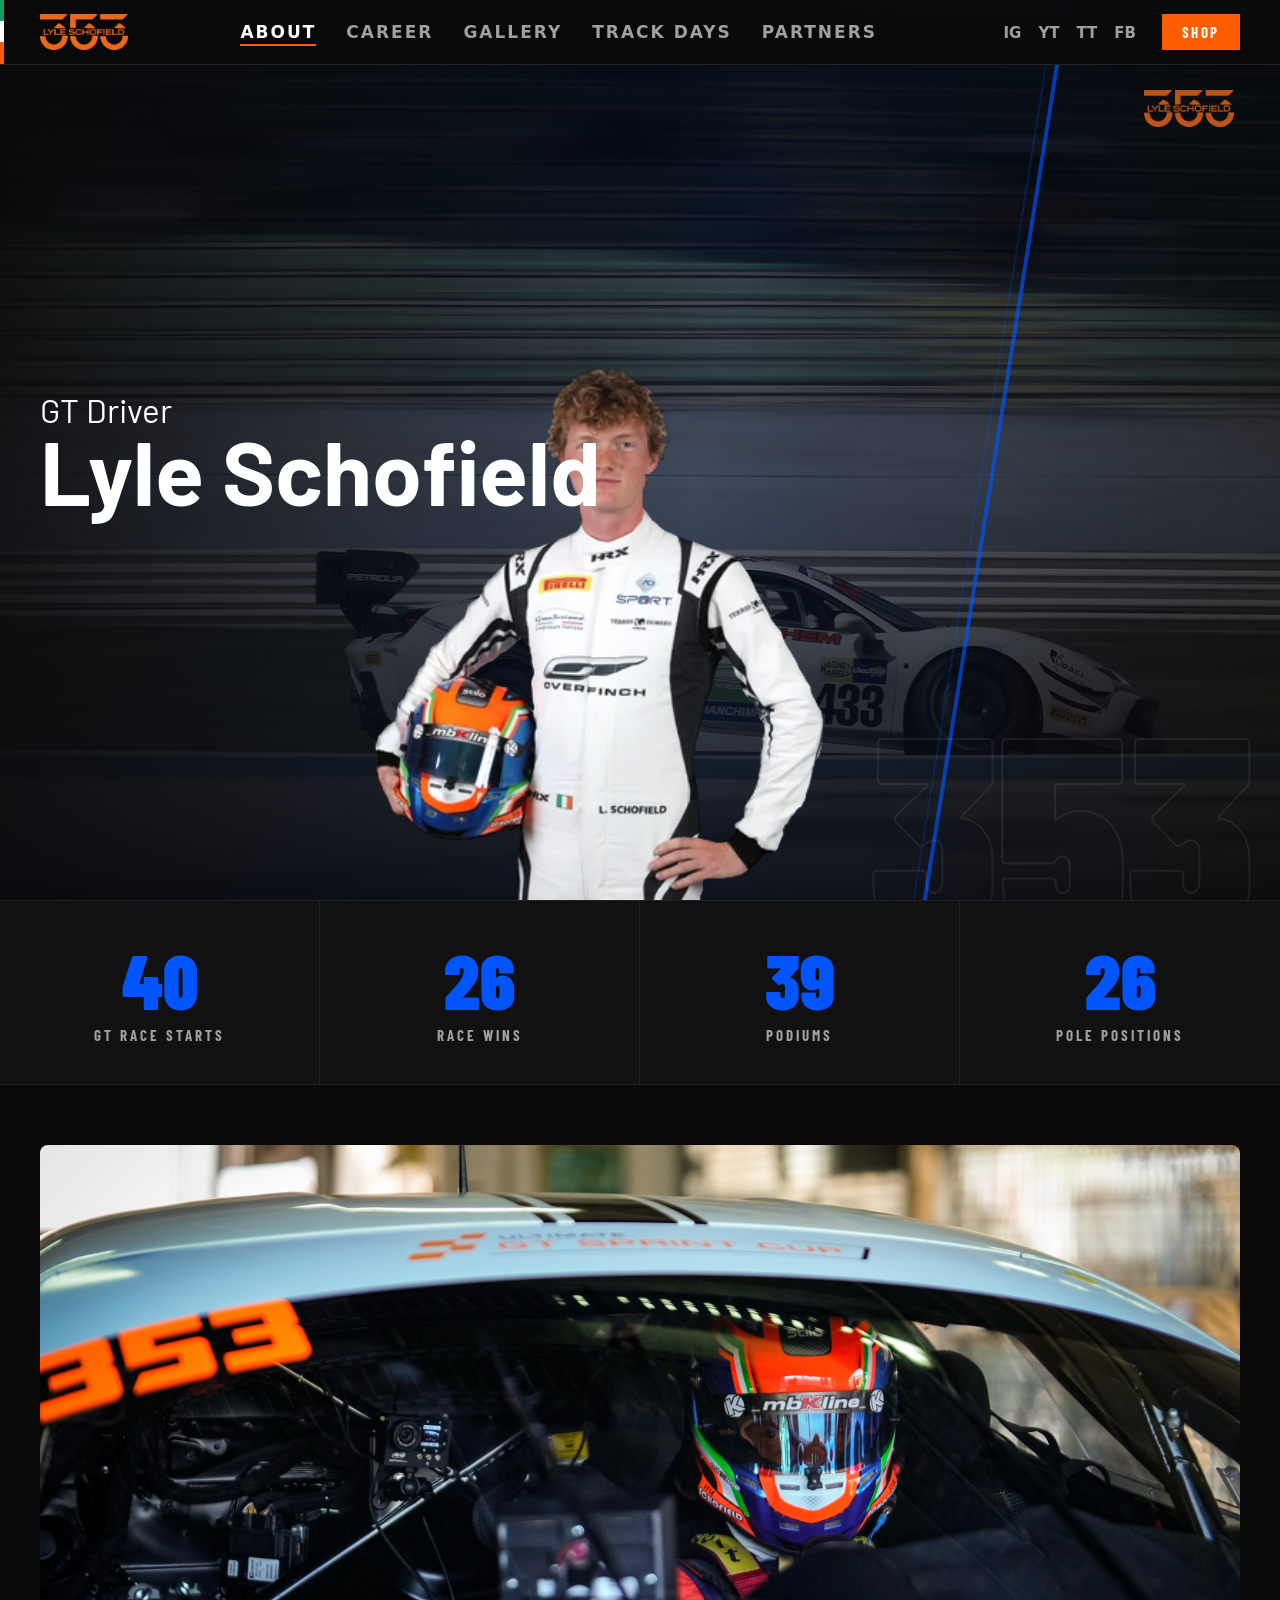
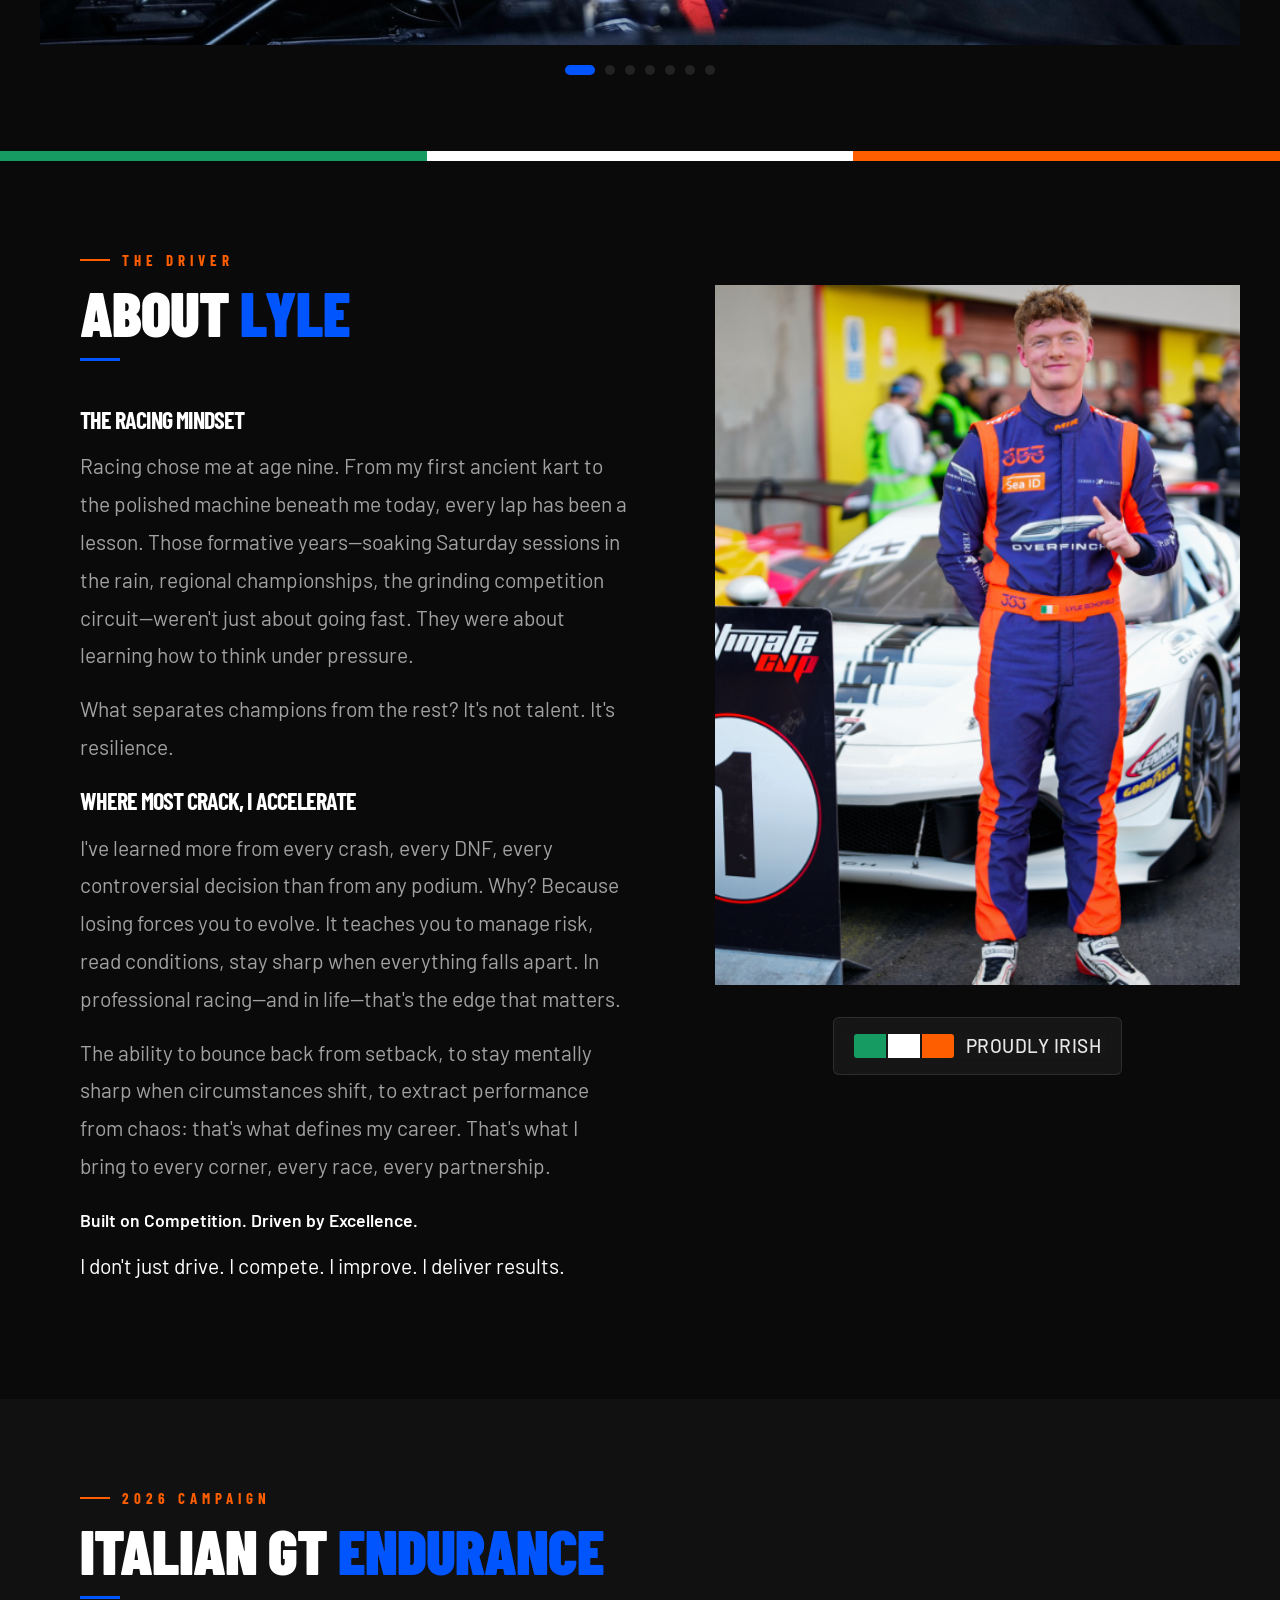
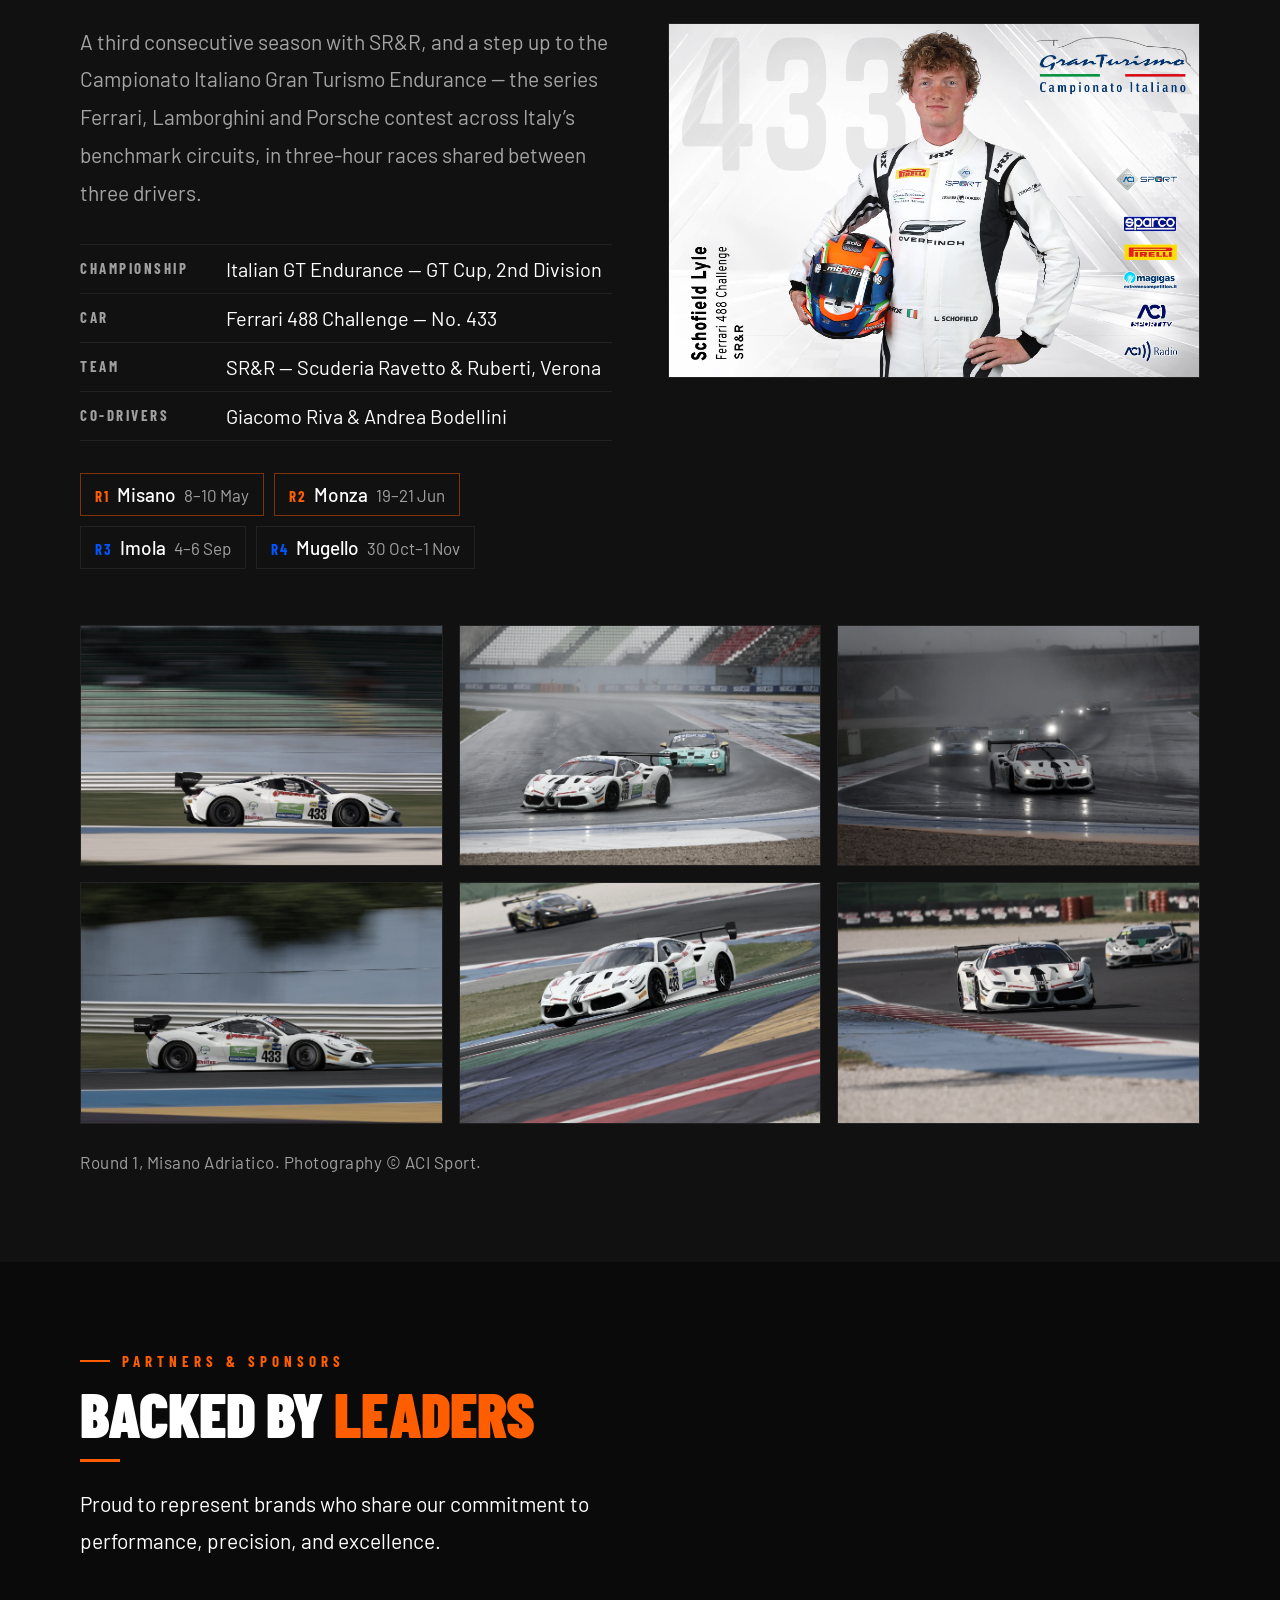
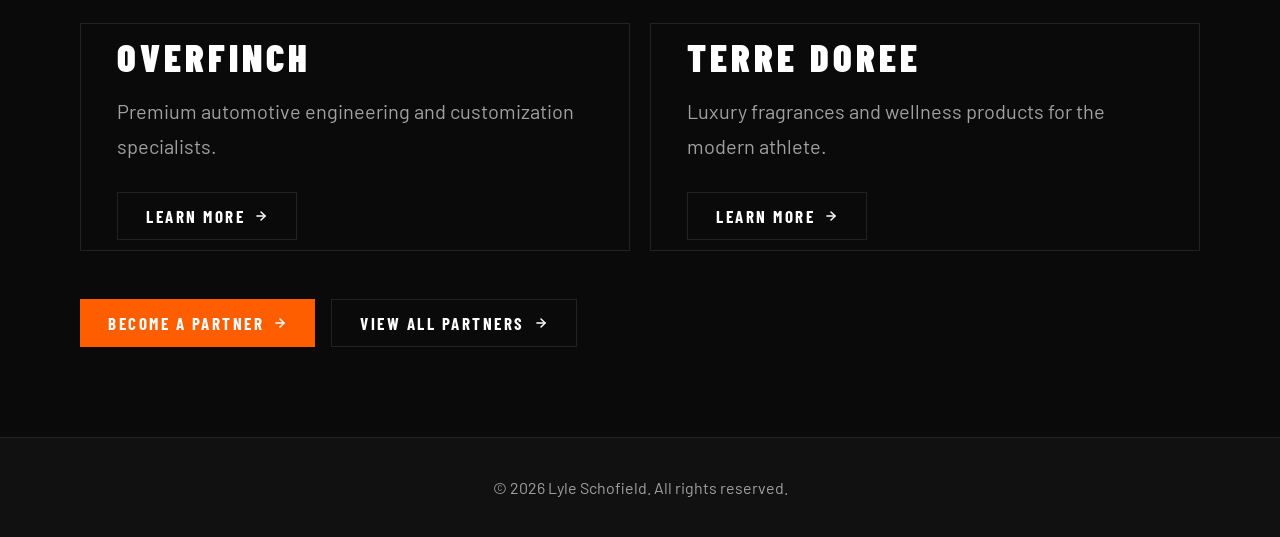
<file: HTML/HomePage.html>
<!DOCTYPE html>
<html lang="en">
<head>
<meta charset="UTF-8"/>
<meta name="viewport" content="width=device-width,initial-scale=1"/>
<title>Lyle Schofield | Racing Driver | #353</title>
<link href="https://fonts.googleapis.com/css2?family=Barlow+Condensed:wght@400;700;800;900&family=Barlow:wght@400;500&display=swap" rel="stylesheet"/>
<link rel="stylesheet" href="../CSS/main.css"/>
<link rel="stylesheet" href="../CSS/homepage.css"/>
</head>
<body>

<!-- Reusable SVG symbols -->
<svg style="display:none">
  <symbol id="arr" viewBox="0 0 24 24">
    <path d="M5 12h14M12 5l7 7-7 7" stroke="currentColor" stroke-width="2.5" fill="none"/>
  </symbol>
</svg>

    <!-- Navigation -->
<nav id="site-nav"></nav>


<!-- ====== HERO ====== -->
<section class="hero">
  <!-- img/hero.jpg = pit lane shot, Lyle getting into the Ferrari GT -->
  <img class="hero-img" src="../Assets/images/italian-gt/misano-panning.webp" alt=""/>
  <div class="hero-bg"></div>

  <div class="s1"></div>
  <div class="s2"></div>

  <!-- Irish tricolor strip at bottom -->
  <div class="ire"><div class="ire-g"></div><div class="ire-w"></div><div class="ire-o"></div></div>

  <!-- Ghost racing number -->
  <div class="g353">353</div>

  <!-- 353 logo mark top right -->
  <div class="hero-logo-mark">
    <img src="../Assets/logo/353-sans-fond.png" alt="353"/>
  </div>

  <!-- Me -->
  <div class="hero-photo">
    <img src="../Assets/images/hero/lyle-2026.webp" alt="Lyle Schofield in 2026 SR&amp;R race suit holding his helmet">
  </div>

  <div class="hero-cnt">
    <div class="hero-eye">GT Driver</div>

    <h1>
      <span class="h1a">Lyle</span>
      <span class="h1b">Schofield</span>
    </h1>
  </div>
</section>


<!-- ====== STATS BAR ====== -->
<div class="stats">
  <div class="si">
    <div class="st"><div class="sn">40</div><div class="sl">GT Race Starts</div></div>
    <div class="st"><div class="sn">26</div><div class="sl">Race Wins</div></div>
    <div class="st"><div class="sn">39</div><div class="sl">Podiums</div></div>
    <div class="st"><div class="sn">26</div><div class="sl">Pole Positions</div></div>
  </div>
</div>

<!-- ====== SLIDESHOW ====== -->
<section class="slideshow-sec">
  <div class="slideshow-container">
    <div class="slides-wrapper">
      <div class="slide">
        <img src="../Assets/images/hero/driver-cockpit-front.webp" alt="Driver moment 1">
      </div>
      <div class="slide">
        <img src="../Assets/images/hero/driver-entering-cockpit-car.webp" alt="Driver moment 2">
      </div>
      <div class="slide">
        <img src="../Assets/images/hero/driver-face.webp" alt="Driver moment 3">
      </div>
      <div class="slide">
        <img src="../Assets/images/hero/driver-helmet-outside.webp" alt="Driver moment 4">
      </div>
      <div class="slide">
        <img src="../Assets/images/hero/driver-outside-car-side.webp" alt="Driver moment 5">
      </div>
      <div class="slide">
        <img src="../Assets/images/hero/driver-podium-champain-face.webp" alt="Driver moment 6">
      </div>
      <div class="slide">
        <img src="../Assets/images/hero/driver-podium-trophy-face.webp" alt="Driver moment 7">
      </div>
    </div>
    
<!-- Navigation dots -->
    <div class="slideshow-dots"></div>
  </div>
</section>

<!-- Irish flag strip -->
    <div class="flag-container">
      <span class="flag-item">
        <span class="flag-stripe" style="background: var(--green)"></span>
        <span class="flag-stripe" style="background: #fff"></span>
        <span class="flag-stripe" style="background: var(--orange)"></span>
      </span>
    </div>

<!-- ====== ABOUT ====== -->

<section class="sec" id="about">
  <div class="w">
    <div>
      <div class="ey">The Driver</div>
      <h2>About <span class="bl">Lyle</span></h2>
      <div class="rule"></div>
    </div>
   <div class="about-content">
  <div class="about-text">
    
    <h2 class="about-heading">The Racing Mindset</h2>
    <p class="about-paragraph">
      Racing chose me at age nine. From my first ancient kart to the polished machine beneath me today, every lap has been a lesson. Those formative years—soaking Saturday sessions in the rain, regional championships, the grinding competition circuit—weren't just about going fast. They were about learning how to think under pressure.
    </p>

    <p class="about-paragraph">
      What separates champions from the rest? It's not talent. It's resilience.
    </p>

    <h2 class="about-heading">Where Most Crack, I Accelerate</h2>
    <p class="about-paragraph">
      I've learned more from every crash, every DNF, every controversial decision than from any podium. Why? Because losing forces you to evolve. It teaches you to manage risk, read conditions, stay sharp when everything falls apart. In professional racing—and in life—that's the edge that matters.
    </p>

    <p class="about-paragraph">
      The ability to bounce back from setback, to stay mentally sharp when circumstances shift, to extract performance from chaos: that's what defines my career. That's what I bring to every corner, every race, every partnership.
    </p>

    <p class="about-tagline">Built on Competition. Driven by Excellence.</p>

    <p class="about-cta">
      I don't just drive. I compete. I improve. I deliver results.
    </p>


  </div>

  <div class="about-image-wrapper">
    <div class="img-swap">
      <img class="is-base"  src="../Assets/images/hero/driver-win-face.webp" alt="Lyle Schofield celebrating a win"/>
      <img class="is-hover" src="../Assets/images/hero/driver-entering-cockpit-car.webp" alt="" aria-hidden="true"/>
    </div>

    <div class="irish-badge">
      <span class="irish-flag">
        <span style="background: var(--green)"></span>
        <span style="background: #fff"></span>
        <span style="background: var(--orange)"></span>
      </span>
      <span class="irish-text">Proudly Irish</span>
    </div>
  </div>
</div>
  </div>
</section>

<!-- ===================== 2026 ITALIAN GT ENDURANCE ===================== -->
<section id="italian-gt" class="sec bg-surf">
  <div class="w">

    <div class="ey">2026 Campaign</div>
    <h2>Italian GT <span class="bl">Endurance</span></h2>
    <div class="rule"></div>

    <div class="igt-lead">
      <div class="igt-copy">
        <p class="igt-intro">
          A third consecutive season with SR&amp;R, and a step up to the Campionato Italiano Gran
          Turismo Endurance &mdash; the series Ferrari, Lamborghini and Porsche contest across
          Italy&rsquo;s benchmark circuits, in three-hour races shared between three drivers.
        </p>

        <dl class="igt-facts">
          <div><dt>Championship</dt><dd>Italian GT Endurance &mdash; GT Cup, 2nd Division</dd></div>
          <div><dt>Car</dt><dd>Ferrari 488 Challenge &mdash; No. 433</dd></div>
          <div><dt>Team</dt><dd>SR&amp;R &mdash; Scuderia Ravetto &amp; Ruberti, Verona</dd></div>
          <div><dt>Co-drivers</dt><dd>Giacomo Riva &amp; Andrea Bodellini</dd></div>
        </dl>

        <ol class="igt-rounds">
          <li class="run"><span class="rn">R1</span><span class="rc">Misano</span><em>8&ndash;10 May</em></li>
          <li class="run"><span class="rn">R2</span><span class="rc">Monza</span><em>19&ndash;21 Jun</em></li>
          <li><span class="rn">R3</span><span class="rc">Imola</span><em>4&ndash;6 Sep</em></li>
          <li><span class="rn">R4</span><span class="rc">Mugello</span><em>30 Oct&ndash;1 Nov</em></li>
        </ol>
      </div>

      <figure class="igt-card">
        <img src="../Assets/images/italian-gt/driver-card-433.webp"
             alt="Official 2026 Italian GT driver card for Lyle Schofield, car 433, Ferrari 488 Challenge, SR&amp;R"
             loading="lazy" width="2048" height="1365"/>
      </figure>
    </div>

    <div class="igt-grid">
      <figure class="igt-shot">
        <img src="../Assets/images/italian-gt/misano-panning.webp" alt="The No. 433 Ferrari 488 Challenge at speed at Misano" loading="lazy" width="1600" height="1066"/>
        <figcaption>Misano <span>&mdash; No. 433 at speed</span></figcaption>
      </figure>
      <figure class="igt-shot">
        <img src="../Assets/images/italian-gt/misano-wet-lead.webp" alt="No. 433 leading a Porsche through a wet corner at Misano" loading="lazy" width="1600" height="1066"/>
        <figcaption>Misano <span>&mdash; leading in the wet</span></figcaption>
      </figure>
      <figure class="igt-shot">
        <img src="../Assets/images/italian-gt/misano-spray-lights.webp" alt="No. 433 running with headlights on through heavy spray at Misano" loading="lazy" width="1600" height="1066"/>
        <figcaption>Misano <span>&mdash; headlights in the spray</span></figcaption>
      </figure>
      <figure class="igt-shot">
        <img src="../Assets/images/italian-gt/misano-side.webp" alt="Side-on view of the No. 433 Ferrari 488 Challenge at Misano" loading="lazy" width="1600" height="1066"/>
        <figcaption>Misano <span>&mdash; the 488 Challenge</span></figcaption>
      </figure>
      <figure class="igt-shot">
        <img src="../Assets/images/italian-gt/misano-kerbs.webp" alt="No. 433 riding the kerbs at Misano" loading="lazy" width="1600" height="1066"/>
        <figcaption>Misano <span>&mdash; on the kerbs</span></figcaption>
      </figure>
      <figure class="igt-shot">
        <img src="../Assets/images/italian-gt/misano-battle.webp" alt="No. 433 racing wheel to wheel with a Lamborghini at Misano" loading="lazy" width="1600" height="1067"/>
        <figcaption>Misano <span>&mdash; wheel to wheel</span></figcaption>
      </figure>
    </div>

    <p class="igt-credit">Round 1, Misano Adriatico. Photography &copy; ACI Sport.</p>

  </div>
</section>

<!-- ===================== PARTNERS ===================== -->
<section id="partners-home" class="sec bg-black">
  <div class="w">

    <div class="ptnr-header">
      <video class="sig-vid" src="../Assets/vid/hero/signature.webm" autoplay muted loop playsinline></video>
      <div class="ey">Partners &amp; Sponsors</div>
      <h2>BACKED BY <span class="or">LEADERS</span></h2>
      <div class="rule rule-or"></div>
    </div>

    <p class="ptnr-intro">
      Proud to represent brands who share our commitment to performance, precision, and excellence.
    </p>

    <div class="ptnr-grid">
      <div class="ptnr-card">
        <div class="ptnr-media"><img src="../Assets/images/hero/driver-outside-car-side.webp" alt="" aria-hidden="true"></div>
        <div class="ptnr-accent"></div>
        <div class="ptnr-name">OVERFINCH</div>
        <p class="ptnr-desc">Premium automotive engineering and customization specialists.</p>
        <a href="https://overfinch.com/us/the-journey" target="_blank" rel="noopener noreferrer" class="btn bg">
          LEARN MORE
          <svg class="arr" viewBox="0 0 24 24" stroke-linecap="round" stroke-linejoin="round">
            <line x1="5" y1="12" x2="19" y2="12"/><polyline points="12 5 19 12 12 19"/>
          </svg>
        </a>
      </div>

      <div class="ptnr-card">
        <div class="ptnr-media"><img src="../Assets/images/hero/driver-podium-champain-face.webp" alt="" aria-hidden="true"></div>
        <div class="ptnr-accent"></div>
        <div class="ptnr-name">TERRE DOREE</div>
        <p class="ptnr-desc">Luxury fragrances and wellness products for the modern athlete.</p>
        <a href="https://www.terres-dorees.com/" target="_blank" rel="noopener noreferrer" class="btn bg">
          LEARN MORE
          <svg class="arr" viewBox="0 0 24 24" stroke-linecap="round" stroke-linejoin="round">
            <line x1="5" y1="12" x2="19" y2="12"/><polyline points="12 5 19 12 12 19"/>
          </svg>
        </a>
      </div>
    </div>

    <div class="ptnr-cta">
      <a href="Partners.html#contact" class="btn bo">
        BECOME A PARTNER
        <svg class="arr" viewBox="0 0 24 24" stroke-linecap="round" stroke-linejoin="round">
          <line x1="5" y1="12" x2="19" y2="12"/><polyline points="12 5 19 12 12 19"/>
        </svg>
      </a>
      <a href="Partners.html" class="btn bg">
        VIEW ALL PARTNERS
        <svg class="arr" viewBox="0 0 24 24" stroke-linecap="round" stroke-linejoin="round">
          <line x1="5" y1="12" x2="19" y2="12"/><polyline points="12 5 19 12 12 19"/>
        </svg>
      </a>
    </div>

  </div>
</section>

<footer class="site-footer">
  <p>&copy; 2026 Lyle Schofield. All rights reserved.</p>
</footer>

<script src="slideshow.js"></script>
<script src="nav.js"></script>
<script src="interactions.js"></script>

</body>
</html>
</file>
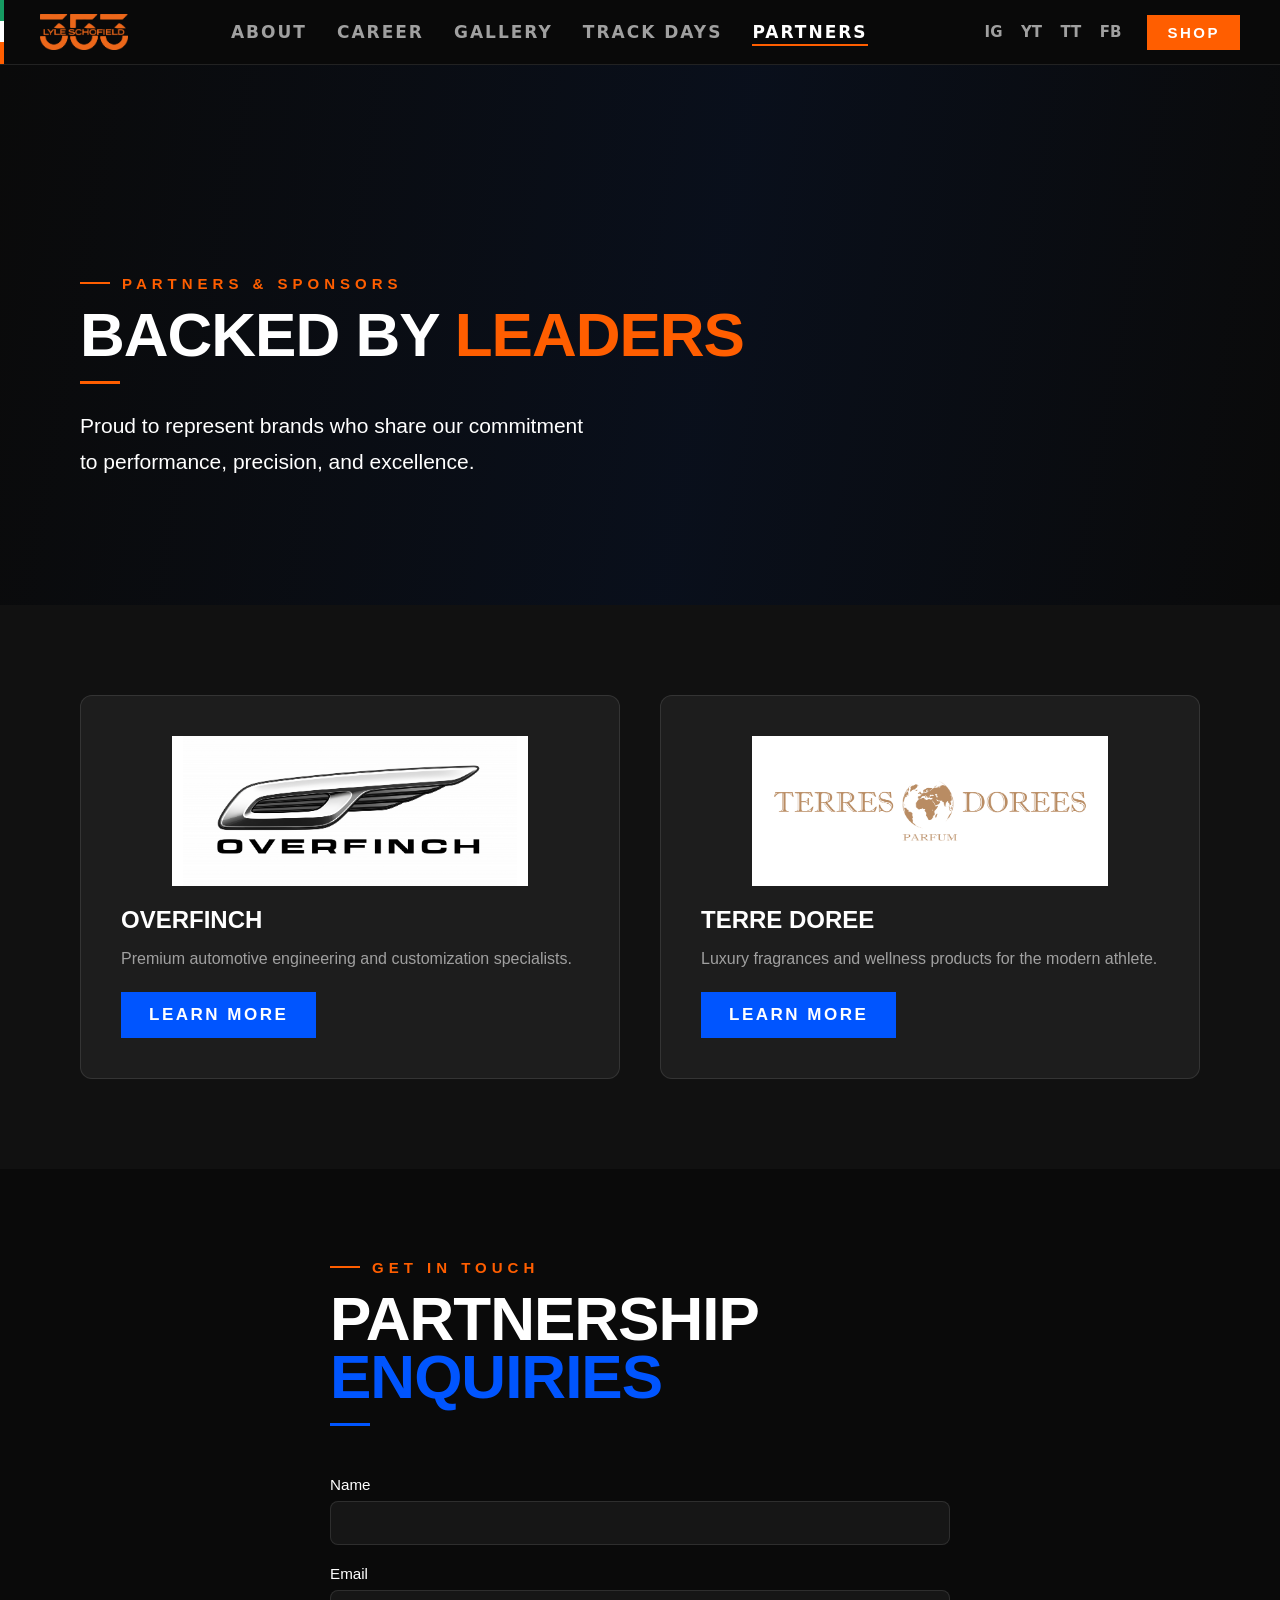
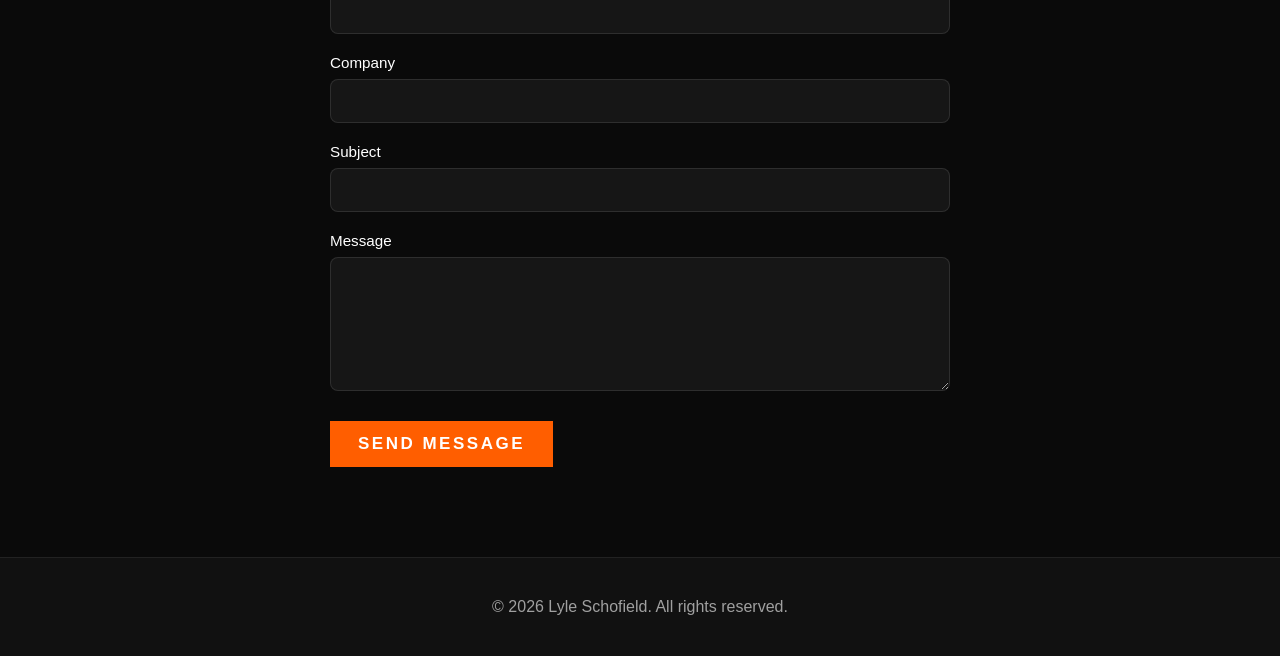
<file: HTML/Partners.html>
<!DOCTYPE html>
<html lang="en">
<head>
    <meta charset="UTF-8">
    <meta name="viewport" content="width=device-width, initial-scale=1.0">
    <title>Partners | Lyle Schofield Racing Driver</title>
    <link rel="stylesheet" href="../CSS/main.css"/>
    <link rel="stylesheet" href="../CSS/partners.css"/>
</head>
<body>
    <!-- Navigation -->
<nav id="site-nav"></nav>

    <!-- Hero Section -->
    <section class="hero hero-short page-top">
        <div class="hero-bg"></div>
        <div class="w partners-hero-body">

        <div class="ptnr-header">
            <video class="sig-vid" src="../Assets/vid/hero/signature.webm" autoplay muted loop playsinline></video>
            <div class="ey">Partners &amp; Sponsors</div>
            <h2>BACKED BY <span class="or">LEADERS</span></h2>
            <div class="rule rule-or"></div>
            <p class="ptnr-intro">Proud to represent brands who share our commitment to performance, precision, and excellence.</p>
        </div>

    </section>

    <!-- Sponsors Grid Section -->
    <section class="sec bg-surf">
        <div class="w">
            <div class="sponsors-grid">
                <!-- Overfinch -->
                <div class="sponsor-card">
                    <div class="sponsor-image">
                        <img src="../Assets/logo/overfinch_logo.png" alt="Overfinch">
                    </div>
                    <h3>OVERFINCH</h3>
                    <p>Premium automotive engineering and customization specialists.</p>
                    <a href="https://overfinch.com/us/the-journey" target="_blank" rel="noopener noreferrer" class="btn bb">Learn More</a>
                </div>

                <!-- Terre Doree -->
                <div class="sponsor-card">
                    <div class="sponsor-image">
                        <img src="../Assets/logo/TerresDorees_logo.png" alt="Terre Doree">
                    </div>
                    <h3>TERRE DOREE</h3>
                    <p>Luxury fragrances and wellness products for the modern athlete.</p>
                    <a href="https://www.terres-dorees.com/" target="_blank" rel="noopener noreferrer" class="btn bb">Learn More</a>
                </div>
            </div>
        </div>
    </section>

  <!-- Contact Section -->
<section class="sec" id="contact">
    <div class="w w-narrow">
        <div class="ey"><span class="or">Get In Touch</span></div>
        <h2>Partnership <span class="bl">Enquiries</span></h2>
        <div class="rule"></div>

        <form class="contact-form" action="https://formspree.io/f/mwvrlown" method="POST">
            <div class="form-group">
                <label for="name">Name</label>
                <input type="text" id="name" name="name" required>
            </div>

            <div class="form-group">
                <label for="email">Email</label>
                <input type="email" id="email" name="email" required>
            </div>

            <div class="form-group">
                <label for="company">Company</label>
                <input type="text" id="company" name="company">
            </div>

            <div class="form-group">
                <label for="subject">Subject</label>
                <input type="text" id="subject" name="subject" required>
            </div>

            <div class="form-group">
                <label for="message">Message</label>
                <textarea id="message" name="message" rows="6" required></textarea>
            </div>

            <button type="submit" class="btn bo">Send Message</button>
        </form>
    </div>
</section>


    <!-- Footer -->
    <footer class="site-footer">
        <p>&copy; 2026 Lyle Schofield. All rights reserved.</p>
    </footer>

    <script src="nav.js"></script>
</body>
</html>
</file>
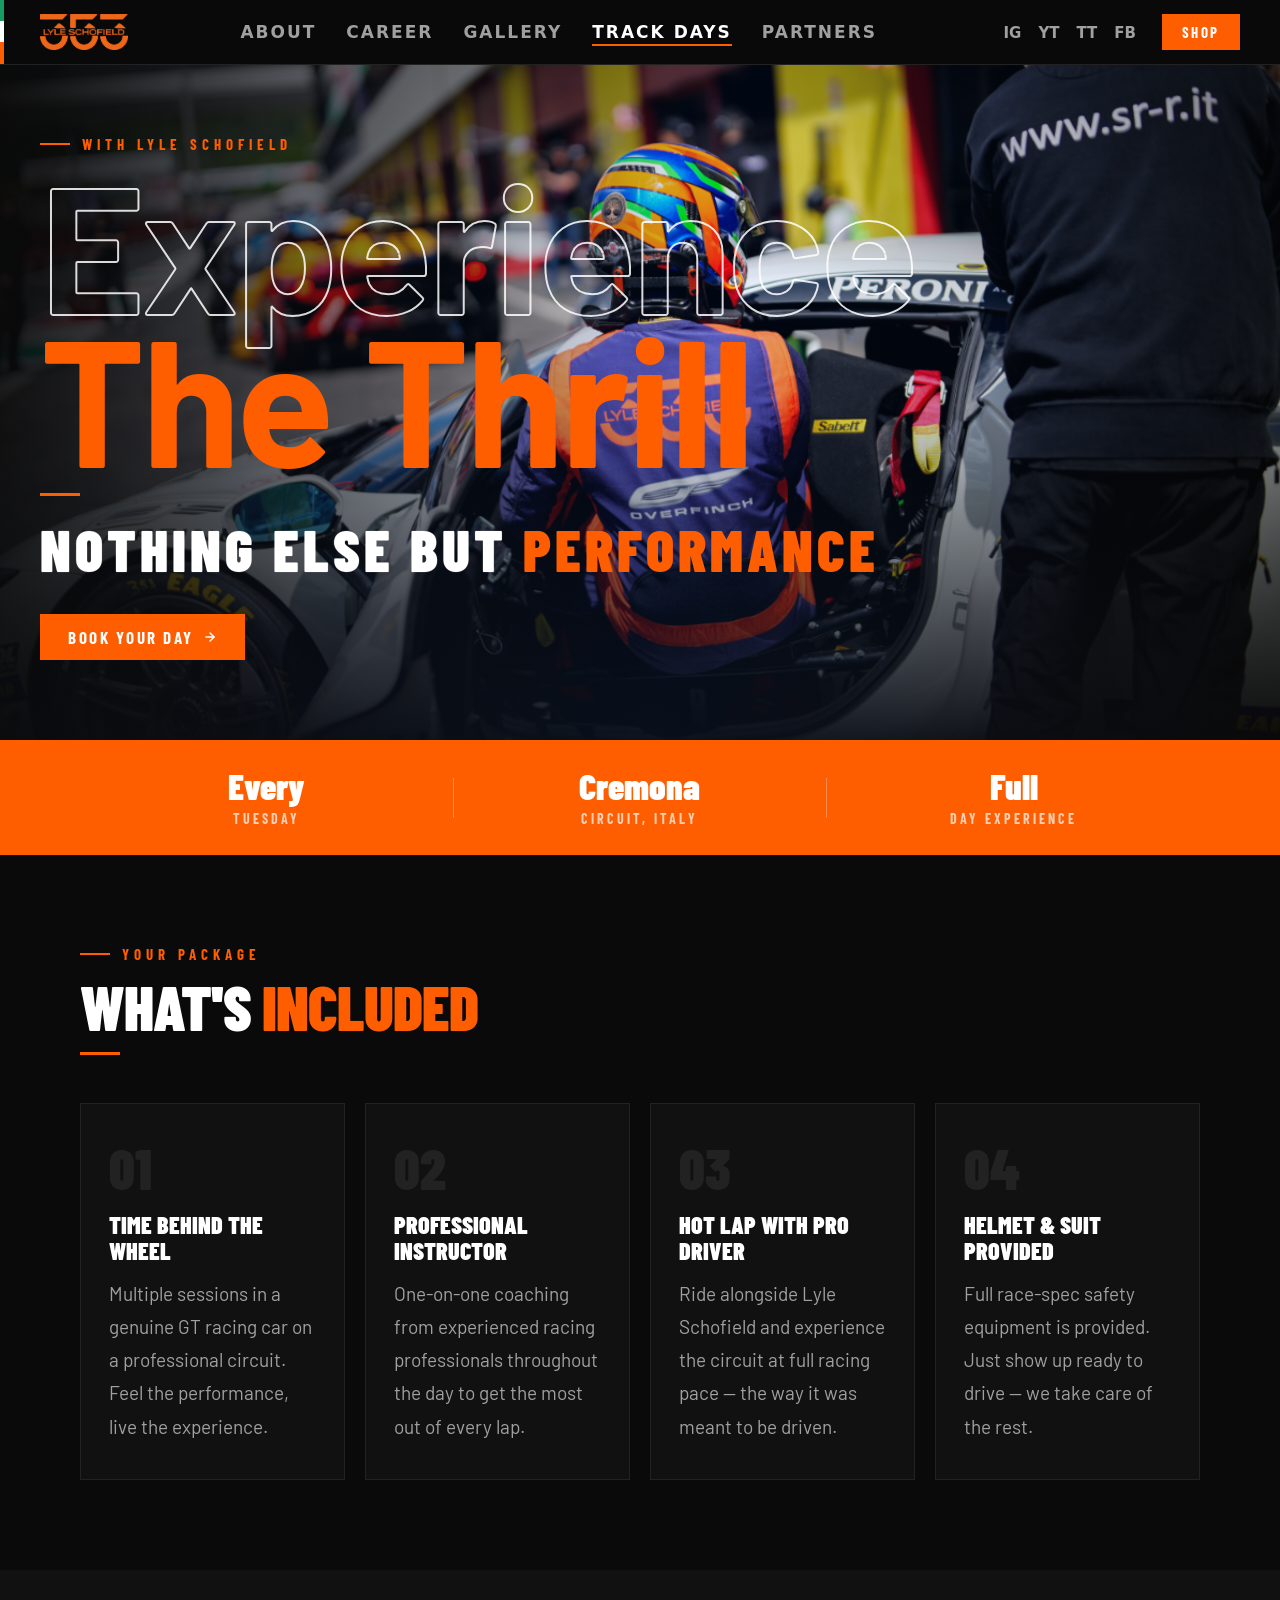
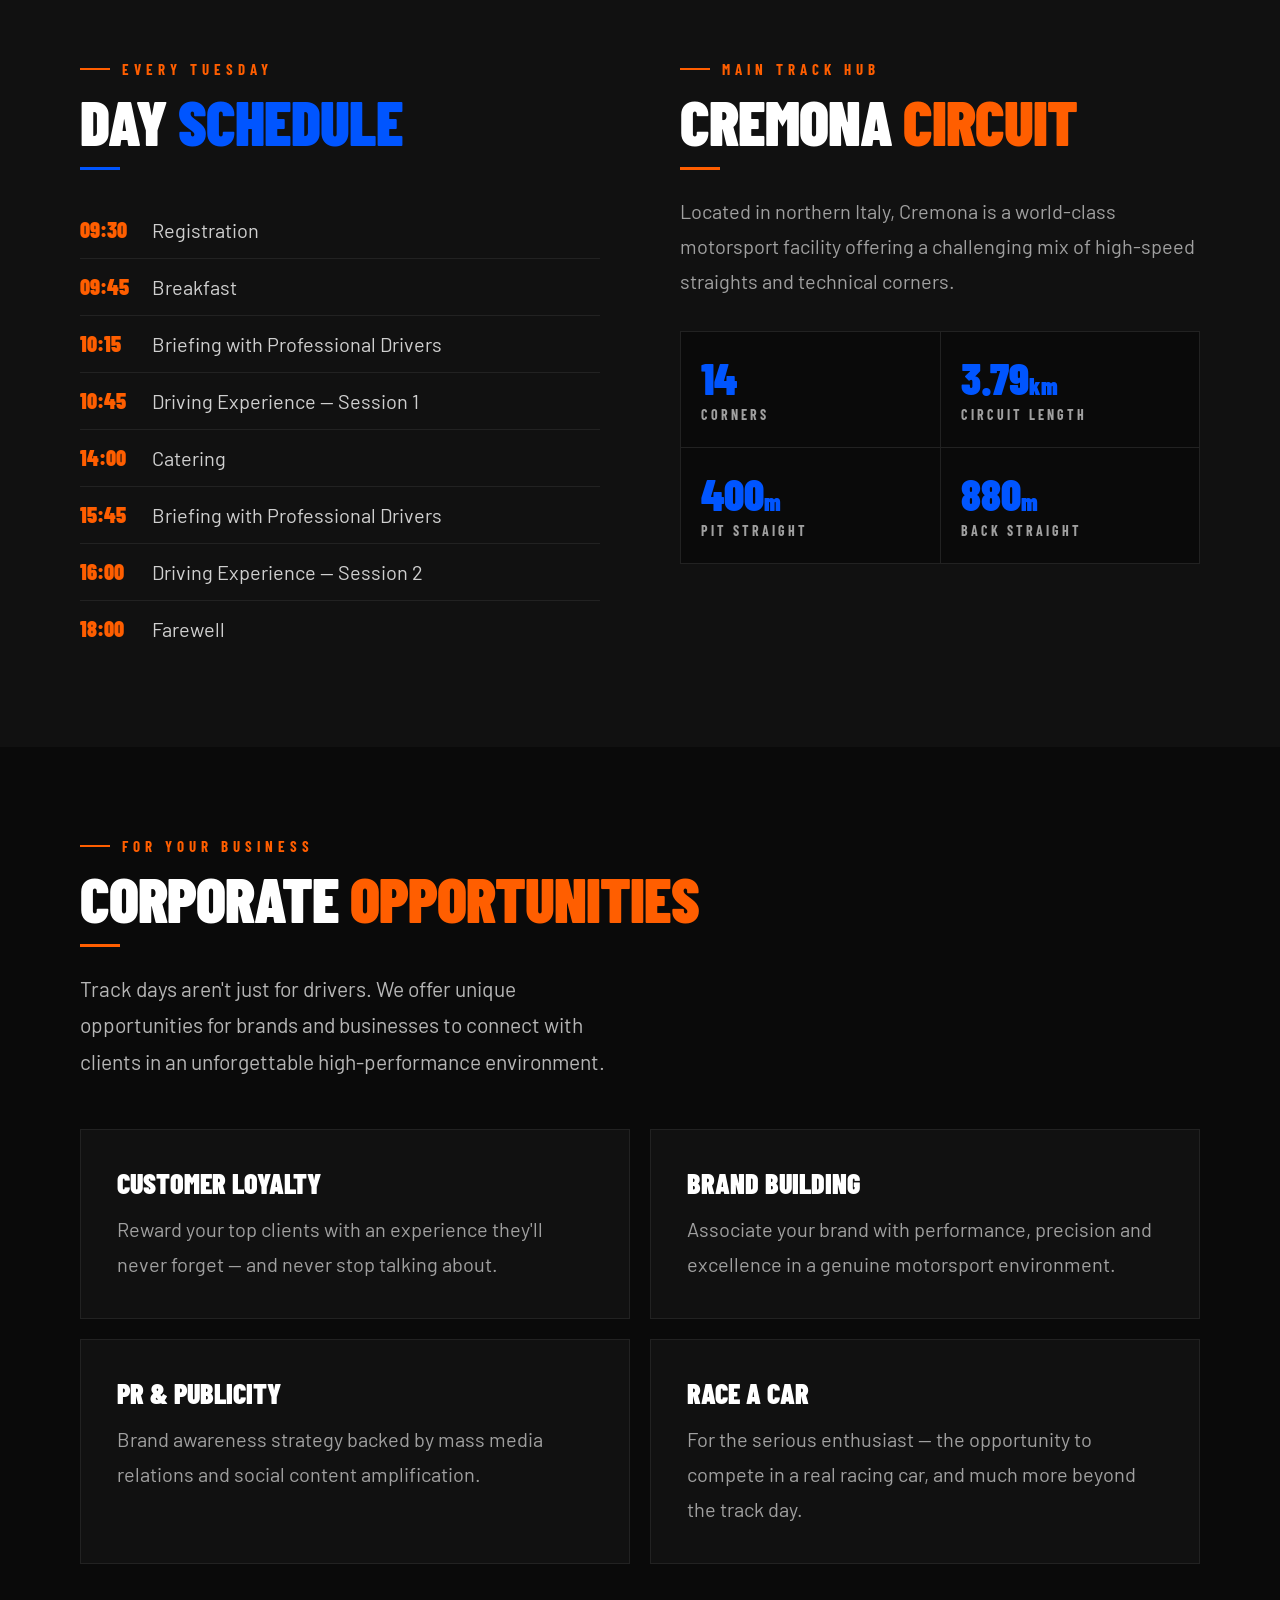
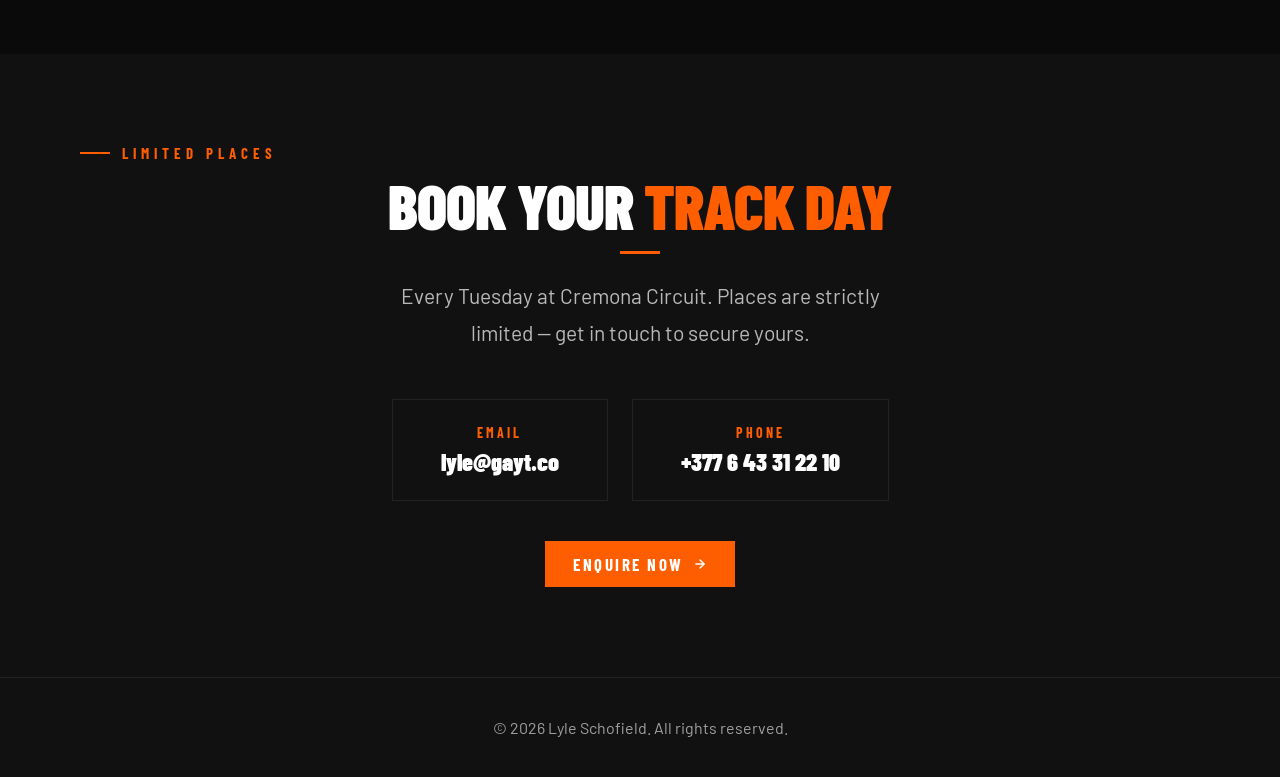
<file: HTML/trackdays.html>
<!DOCTYPE html>
<html lang="en">
<head>
  <meta charset="UTF-8"/>
  <meta name="viewport" content="width=device-width, initial-scale=1.0"/>
  <title>Track Days | Lyle Schofield</title>
  <link href="https://fonts.googleapis.com/css2?family=Barlow+Condensed:wght@400;700;800;900&family=Barlow:wght@400;500&display=swap" rel="stylesheet"/>
  <link rel="stylesheet" href="../CSS/main.css"/>
  <link rel="stylesheet" href="../CSS/trackdays.css"/>
</head>
<body>

  <nav id="site-nav"></nav>

  <!-- ====== HERO ====== -->
  <section class="hero hero-td page-top">
    <div class="hero-bg"></div>
    <img class="hero-img" src="../Assets/images/hero/driver-outside-car-side.webp" alt="Track Day Experience with Lyle Schofield"/>
    <div class="td-hero-cnt">
      <div class="ey">With Lyle Schofield</div>
      <h1><span class="h1-exp">Experience</span><span class="h1-thrill">The Thrill</span></h1>
      <div class="rule rule-or"></div>
      <p class="td-tagline">Nothing else but <span>performance</span></p>
      <a href="#book" class="btn bo">
        Book Your Day
        <svg class="arr" viewBox="0 0 24 24" stroke-linecap="round" stroke-linejoin="round">
          <line x1="5" y1="12" x2="19" y2="12"/><polyline points="12 5 19 12 12 19"/>
        </svg>
      </a>
    </div>
  </section>

  <!-- ====== PRICE BAR ====== -->
  <div class="price-bar">
    <div class="price-bar-inner">
<div class="pb-item">
        <div class="pb-num">Every</div>
        <div class="pb-lbl">Tuesday</div>
      </div>
      <div class="pb-div"></div>
      <div class="pb-item">
        <div class="pb-num">Cremona</div>
        <div class="pb-lbl">Circuit, Italy</div>
      </div>
      <div class="pb-div"></div>
      <div class="pb-item">
        <div class="pb-num">Full</div>
        <div class="pb-lbl">Day Experience</div>
      </div>
    </div>
  </div>

  <!-- ====== WHAT'S INCLUDED ====== -->
  <section class="sec bg-black">
    <div class="w">
      <div class="ey">Your Package</div>
      <h2>What's <span class="or">Included</span></h2>
      <div class="rule rule-or"></div>

      <div class="includes-grid">
        <div class="include-card">
          <div class="ic-num">01</div>
          <div class="ic-title">Time Behind the Wheel</div>
          <p class="ic-desc">Multiple sessions in a genuine GT racing car on a professional circuit. Feel the performance, live the experience.</p>
        </div>
        <div class="include-card">
          <div class="ic-num">02</div>
          <div class="ic-title">Professional Instructor</div>
          <p class="ic-desc">One-on-one coaching from experienced racing professionals throughout the day to get the most out of every lap.</p>
        </div>
        <div class="include-card">
          <div class="ic-num">03</div>
          <div class="ic-title">Hot Lap with Pro Driver</div>
          <p class="ic-desc">Ride alongside Lyle Schofield and experience the circuit at full racing pace — the way it was meant to be driven.</p>
        </div>
        <div class="include-card">
          <div class="ic-num">04</div>
          <div class="ic-title">Helmet &amp; Suit Provided</div>
          <p class="ic-desc">Full race-spec safety equipment is provided. Just show up ready to drive — we take care of the rest.</p>
        </div>
      </div>
    </div>
  </section>

  <!-- ====== SCHEDULE + CIRCUIT ====== -->
  <section class="sec bg-surf">
    <div class="w">
      <div class="experience-grid">

        <div>
          <div class="ey">Every Tuesday</div>
          <h2>Day <span class="bl">Schedule</span></h2>
          <div class="rule"></div>
          <ul class="schedule-list">
            <li><span class="sch-time">09:30</span><span class="sch-event">Registration</span></li>
            <li><span class="sch-time">09:45</span><span class="sch-event">Breakfast</span></li>
            <li><span class="sch-time">10:15</span><span class="sch-event">Briefing with Professional Drivers</span></li>
            <li><span class="sch-time">10:45</span><span class="sch-event">Driving Experience — Session 1</span></li>
            <li><span class="sch-time">14:00</span><span class="sch-event">Catering</span></li>
            <li><span class="sch-time">15:45</span><span class="sch-event">Briefing with Professional Drivers</span></li>
            <li><span class="sch-time">16:00</span><span class="sch-event">Driving Experience — Session 2</span></li>
            <li><span class="sch-time">18:00</span><span class="sch-event">Farewell</span></li>
          </ul>
        </div>

        <div>
          <div class="ey">Main Track Hub</div>
          <h2>Cremona <span class="or">Circuit</span></h2>
          <div class="rule rule-or"></div>
          <p class="circuit-intro">Located in northern Italy, Cremona is a world-class motorsport facility offering a challenging mix of high-speed straights and technical corners.</p>
          <div class="circuit-stats">
            <div class="cs-item">
              <div class="cs-num">14</div>
              <div class="cs-lbl">Corners</div>
            </div>
            <div class="cs-item">
              <div class="cs-num">3.79<span class="cs-unit">km</span></div>
              <div class="cs-lbl">Circuit Length</div>
            </div>
            <div class="cs-item">
              <div class="cs-num">400<span class="cs-unit">m</span></div>
              <div class="cs-lbl">Pit Straight</div>
            </div>
            <div class="cs-item">
              <div class="cs-num">880<span class="cs-unit">m</span></div>
              <div class="cs-lbl">Back Straight</div>
            </div>
          </div>
        </div>

      </div>
    </div>
  </section>

  <!-- ====== OPPORTUNITIES ====== -->
  <section class="sec bg-black">
    <div class="w">
      <div class="ey">For Your Business</div>
      <h2>Corporate <span class="or">Opportunities</span></h2>
      <div class="rule rule-or"></div>
      <p class="opp-intro">Track days aren't just for drivers. We offer unique opportunities for brands and businesses to connect with clients in an unforgettable high-performance environment.</p>
      <div class="opp-grid">
        <div class="opp-card">
          <div class="opp-accent"></div>
          <div class="opp-title">Customer Loyalty</div>
          <p class="opp-desc">Reward your top clients with an experience they'll never forget — and never stop talking about.</p>
        </div>
        <div class="opp-card">
          <div class="opp-accent"></div>
          <div class="opp-title">Brand Building</div>
          <p class="opp-desc">Associate your brand with performance, precision and excellence in a genuine motorsport environment.</p>
        </div>
        <div class="opp-card">
          <div class="opp-accent"></div>
          <div class="opp-title">PR &amp; Publicity</div>
          <p class="opp-desc">Brand awareness strategy backed by mass media relations and social content amplification.</p>
        </div>
        <div class="opp-card">
          <div class="opp-accent"></div>
          <div class="opp-title">Race a Car</div>
          <p class="opp-desc">For the serious enthusiast — the opportunity to compete in a real racing car, and much more beyond the track day.</p>
        </div>
      </div>
    </div>
  </section>

  <!-- ====== BOOKING ====== -->
  <section class="sec bg-surf" id="book">
    <div class="w book-section">
      <div class="ey">Limited Places</div>
      <h2>Book Your <span class="or">Track Day</span></h2>
      <div class="rule rule-or"></div>
      <p class="book-intro">Every Tuesday at Cremona Circuit. Places are strictly limited — get in touch to secure yours.</p>
      <div class="book-contacts">
        <a href="mailto:lyle@gayt.co" class="book-contact">
          <span class="bc-label">Email</span>
          <span class="bc-value">lyle@gayt.co</span>
        </a>
        <a href="tel:+37764331210" class="book-contact">
          <span class="bc-label">Phone</span>
          <span class="bc-value">+377 6 43 31 22 10</span>
        </a>
      </div>
      <div class="book-cta">
        <a href="mailto:lyle@gayt.co" class="btn bo">
          Enquire Now
          <svg class="arr" viewBox="0 0 24 24" stroke-linecap="round" stroke-linejoin="round">
            <line x1="5" y1="12" x2="19" y2="12"/><polyline points="12 5 19 12 12 19"/>
          </svg>
        </a>
      </div>
    </div>
  </section>

  <footer class="site-footer">
    <p>&copy; 2026 Lyle Schofield. All rights reserved.</p>
  </footer>

  <script src="nav.js"></script>

</body>
</html>
</file>
<file: CSS/main.css>
/* ============================================================
   Lyle Schofield | Racing Driver | #353
   main.css  |  Global shared styles
   ============================================================ */

/* ---- CUSTOM PROPERTIES ---- */
:root {
  --blue:   #0055FF;
  --orange: #FF5E00;
  --green:  #169B62;
  --black:  #0A0A0A;
  --surf:   #111;
  --surf2:  #1C1C1C;
  --grey:   #a0a0a0;
  --bdr:    #222;
  --fh: 'Barlow Condensed', sans-serif;
  --fb: 'Barlow', sans-serif;
}

/* ---- RESET ---- */
*, *::before, *::after {
  box-sizing: border-box;
  margin: 0;
  padding: 0;
}

html { scroll-behavior: smooth; }

body {
  background: var(--black);
  color: #fff;
  font-family: var(--fb);
  overflow-x: hidden;
}

a   { color: inherit; text-decoration: none; }
img { display: block; max-width: 100%; }

/* ---- LAYOUT UTILITIES ---- */
.w {
  max-width: 1200px;
  margin: 0 auto;
  padding: 0 40px;
}

.sec { padding: 90px 0; }

/* ---- EYEBROW LABEL ---- */
.ey {
  font-family: var(--fh);
  font-size: 15px;
  font-weight: 700;
  letter-spacing: 5px;
  text-transform: uppercase;
  color: var(--orange);
  display: flex;
  align-items: center;
  gap: 12px;
  margin-bottom: 14px;
}
.ey::before {
  content: '';
  display: block;
  width: 30px;
  height: 2px;
  background: var(--orange);
}

/* ---- HEADINGS ---- */
h2 {
  font-family: var(--fh);
  font-size: clamp(36px, 5vw, 62px);
  font-weight: 900;
  text-transform: uppercase;
  line-height: .95;
  letter-spacing: -1px;
}

/* ---- COLOR HELPERS ---- */
.bl { color: var(--blue); }
.or { color: var(--orange); }
.gr { color: var(--green); }

/* ---- RULE ---- */
.rule {
  width: 40px;
  height: 3px;
  background: var(--blue);
  margin: 16px 0 24px;
}

/* ---- BUTTONS ---- */
.btn {
  display: inline-flex;
  align-items: center;
  gap: 9px;
  font-family: var(--fh);
  font-size: 17px;
  font-weight: 700;
  letter-spacing: 2.5px;
  text-transform: uppercase;
  padding: 13px 28px;
  border: none;
  cursor: pointer;
  transition: all .3s;
}

/* Blue */
.bb { background: var(--blue); color: #fff; }
.bb:hover {
  background: #003fcc;
  transform: translateY(-2px);
  box-shadow: 0 8px 28px rgba(0,85,255,.3);
}

/* Orange */
.bo { background: var(--orange); color: #fff; }
.bo:hover {
  background: #cc4b00;
  transform: translateY(-2px);
  box-shadow: 0 8px 28px rgba(255,94,0,.3);
}

/* Ghost */
.bg {
  background: transparent;
  color: #fff;
  border: 1px solid var(--bdr);
}
.bg:hover {
  border-color: var(--blue);
  color: var(--blue);
}

/* Arrow icon inside btn */
.arr {
  width: 14px;
  height: 14px;
  stroke: currentColor;
  fill: none;
  stroke-width: 2.5;
  transition: transform .3s;
}
.btn:hover .arr { transform: translateX(4px); }


/* ============================================================
   NAV
   ============================================================ */
nav {
  position: fixed;
  top: 0; left: 0; right: 0;
  z-index: 999;
  height: 65px;
  display: flex;
  align-items: center;
  justify-content: space-between;
  padding: 0 40px;
  background: rgba(10,10,10,.94);
  backdrop-filter: blur(14px);
  border-bottom: 1px solid var(--bdr);
}

/* Irish tricolor left strip */
nav::before {
  content: '';
  position: absolute;
  left: 0; top: 0; bottom: 0;
  width: 4px;
  background: linear-gradient(to bottom, var(--green) 33%, #fff 33% 66%, var(--orange) 66%);
}

/* Logo */
.nav-logo {
  position: relative;
  display: inline-flex;
  align-items: center;
  cursor: pointer;
}
.nav-logo img   { height: 36px; width: auto; transition: opacity .3s; }
.logo-default   { opacity: 1; }
.logo-hover     { opacity: 0; position: absolute; left: 0; }
.nav-logo:hover .logo-default { opacity: 0; }
.nav-logo:hover .logo-hover   { opacity: 1; }

/* Links */
.nav-links {
  list-style: none;
  display: flex;
  gap: 30px;
}
.nav-links a {
  font-family: system-ui, -apple-system, sans-serif;
  font-size: 17px;
  font-weight: 700;
  letter-spacing: 2px;
  text-transform: uppercase;
  color: var(--grey);
  transition: color .2s;
  position: relative;
}
.nav-links a::after {
  content: '';
  position: absolute;
  bottom: -4px; left: 0;
  width: 0; height: 2px;
  background: var(--orange);
  transition: width .3s;
}
.nav-links a:hover         { color: #fff; }
.nav-links a:hover::after  { width: 100%; }

/* Right side */
.nav-r {
  display: flex;
  align-items: center;
  gap: 16px;
}
.soc a {
  font-family: system-ui, -apple-system, sans-serif;
  font-size: 15px;
  font-weight: 700;
  color: var(--grey);
  margin-left: 14px;
  transition: color .2s;
}
.soc a:hover { color: var(--orange); }

/* Nav hover preview — trails the cursor, injected by nav.js */
.nav-preview {
  position: fixed;
  top: 0; left: 0;
  width: 200px;
  height: 250px;
  /* Offset from the cursor: centred horizontally, clear of the 65px bar */
  margin: 42px 0 0 -100px;
  z-index: 998;
  pointer-events: none;
  opacity: 0;
  transition: opacity .3s ease;
  will-change: transform;
}
.nav-preview.on { opacity: 1; }

.nav-preview img {
  position: absolute;
  inset: 0;
  width: 100%;
  height: 100%;
  object-fit: cover;
  opacity: 0;
  transform: scale(1.07);
  filter: grayscale(1) contrast(1.08);
  border-top: 3px solid var(--orange);
  transition: opacity .3s ease,
              transform .6s cubic-bezier(.16,1,.3,1),
              filter .6s ease;
}
.nav-preview img.on {
  opacity: 1;
  transform: scale(1);
  filter: grayscale(0) contrast(1);
}


/* ============================================================
   IMAGE SWAP  —  base image cross-fades to a hover image
   Markup: .img-swap > img.is-base + img.is-hover
   ============================================================ */
.img-swap {
  position: relative;
  display: block;
  overflow: hidden;
}
.img-swap img {
  width: 100%;
  height: 100%;
  object-fit: cover;
  transition: opacity .5s ease,
              transform .8s cubic-bezier(.16,1,.3,1);
}
.img-swap .is-hover {
  position: absolute;
  inset: 0;
  opacity: 0;
  transform: scale(1.07);
}
.img-swap:hover .is-base,
.img-swap:focus-within .is-base  { opacity: 0; transform: scale(1.04); }
.img-swap:hover .is-hover,
.img-swap:focus-within .is-hover { opacity: 1; transform: scale(1); }


/* ============================================================
   HERO  (base styles shared across pages)
   ============================================================ */
.hero {
  min-height: 100vh;
  position: relative;
  display: flex;
  align-items: flex-end;
  overflow: hidden;
}
.hero-bg {
  position: absolute;
  inset: 0;
  background:
    linear-gradient(100deg, rgba(10,10,10,.97) 0%, rgba(0,85,255,.07) 55%, rgba(10,10,10,.4) 100%),
    linear-gradient(to top, rgba(10,10,10,.95) 0%, transparent 50%);
  z-index: 1;
}
.hero-img {
  position: absolute;
  inset: 0;
  object-fit: cover;
  width: 100%; height: 100%;
  z-index: 0;
}


/* ============================================================
   STATS BAR
   ============================================================ */
.stats {
  background: var(--surf);
  border-top: 1px solid var(--bdr);
  border-bottom: 1px solid var(--bdr);
}
.si {
  display: grid;
  grid-template-columns: repeat(4, 1fr);
}
.st {
  padding: 40px 20px;
  text-align: center;
  border-right: 1px solid var(--bdr);
  position: relative;
  overflow: hidden;
  transition: background .3s;
}
.st:last-child   { border-right: none; }
.st:hover        { background: var(--surf2); }
.st::after       { content: ''; position: absolute; bottom: 0; left: 0; width: 0; height: 3px; background: var(--orange); transition: width .4s; }
.st:hover::after { width: 100%; }

.sn {
  font-family: var(--fh);
  font-size: clamp(46px, 6vw, 78px);
  font-weight: 900;
  line-height: 1;
  color: var(--blue);
}
.sl {
  font-family: var(--fh);
  font-size: 15px;
  font-weight: 700;
  letter-spacing: 3px;
  text-transform: uppercase;
  color: var(--grey);
  margin-top: 8px;
}


/* ============================================================
   PARTNERS PREVIEW  (used on both HomePage + Partners)
   ============================================================ */
.ptnr-grid { display: grid; grid-template-columns: 1fr 1fr; gap: 20px; }
.ptnr-card { background: var(--black); border: 1px solid var(--bdr); padding: 10px 36px; position: relative; overflow: hidden; transition: border-color .3s; }
.ptnr-card:hover { border-color: var(--orange); }
.ptnr-accent { position: absolute; left: 0; top: 0; bottom: 0; width: 3px; background: var(--orange); transform: scaleY(0); transform-origin: bottom; transition: transform .4s ease; }
.ptnr-card:hover .ptnr-accent { transform: scaleY(1); }

/* Photo that fades up behind the card content on hover */
.ptnr-media { position: absolute; inset: 0; z-index: 0; pointer-events: none; overflow: hidden; }
.ptnr-media img {
  width: 100%; height: 100%; object-fit: cover;
  opacity: 0;
  transform: scale(1.09);
  filter: grayscale(1);
  transition: opacity .55s ease, transform .9s cubic-bezier(.16,1,.3,1);
}
/* Keeps the copy readable once the photo is up */
.ptnr-media::after {
  content: ''; position: absolute; inset: 0;
  background: linear-gradient(to right, rgba(10,10,10,.94) 0%, rgba(10,10,10,.72) 55%, rgba(10,10,10,.5) 100%);
  opacity: 0;
  transition: opacity .55s ease;
}
.ptnr-card:hover .ptnr-media img    { opacity: .55; transform: scale(1); }
.ptnr-card:hover .ptnr-media::after { opacity: 1; }

/* Content sits above the photo */
.ptnr-name, .ptnr-desc, .ptnr-card .btn { position: relative; z-index: 1; }
.ptnr-name { font-family: var(--fh); font-size: clamp(28px,3vw,40px); font-weight: 900; letter-spacing: 4px; text-transform: uppercase; color: #fff; margin-bottom: 14px; }
.ptnr-desc { color: var(--grey); font-size: 20px; line-height: 1.75; margin-bottom: 28px; }
.ptnr-cta  { display: flex; gap: 16px; margin-top: 48px; }
.ptnr-intro { color: #fff !important; font-size: 21px; line-height: 1.75; max-width: 520px; margin-bottom: 64px; }

/* Signature video header */
.ptnr-header { position: relative; }
/* The .webm has a solid black background baked in (no alpha), so plain opacity
   left a visible 1000px box bleeding over the section above. `screen` drops the
   black entirely and keeps only the light signature strokes. */
.sig-vid {
  position: absolute;
  top: 10%; left: 50%;
  transform: translate(-50%,-50%);
  width: 1000px;
  max-width: 100%;
  opacity: .5;
  mix-blend-mode: screen;
  pointer-events: none;
  z-index: 0;
}
.ptnr-header .ey,
.ptnr-header h2,
.ptnr-header .rule,
.ptnr-header .ptnr-intro { position: relative; z-index: 1; }


/* ---- ACTIVE NAV LINK ---- */
.nav-links a.active         { color: #fff; }
.nav-links a.active::after  { width: 100%; }


/* ============================================================
   UTILITY CLASSES
   ============================================================ */

/* Backgrounds */
.bg-black { background: var(--black); }
.bg-surf  { background: var(--surf); }

/* Rule color variant */
.rule-or { background: var(--orange); }

/* Button size modifier */
.btn-sm { padding: 9px 20px; font-size: 15px; margin-left: 10px; }

/* Page top offset (pages without a full hero) */
.page-top { margin-top: 65px; }

/* Section padding modifiers */
.sec-pb-sm { padding-bottom: 40px; }
.sec-pt-sm { padding-top: 20px; }

/* Hero height variant */
.hero-short { min-height: 60vh; }

/* Narrow content column */
.w-narrow { max-width: 700px; }

/* Shared footer */
.site-footer {
  background: var(--surf);
  border-top: 1px solid var(--bdr);
  padding: 40px;
  text-align: center;
  color: var(--grey);
}


/* ============================================================
   HAMBURGER BUTTON  (hidden on desktop)
   ============================================================ */
.nav-hamburger {
  display: none;
  flex-direction: column;
  gap: 5px;
  background: none;
  border: none;
  cursor: pointer;
  padding: 6px 4px;
  margin-left: 12px;
}
.nav-hamburger span {
  display: block;
  width: 22px;
  height: 2px;
  background: #fff;
  border-radius: 2px;
  transition: transform .3s, opacity .3s;
}
.nav-hamburger.open span:nth-child(1) { transform: translateY(7px) rotate(45deg); }
.nav-hamburger.open span:nth-child(2) { opacity: 0; }
.nav-hamburger.open span:nth-child(3) { transform: translateY(-7px) rotate(-45deg); }


/* ============================================================
   REDUCED MOTION  —  keep the state changes, drop the movement
   ============================================================ */
@media (prefers-reduced-motion: reduce) {
  html { scroll-behavior: auto; }

  *, *::before, *::after {
    animation-duration: .01ms !important;
    animation-iteration-count: 1 !important;
    transition-duration: .01ms !important;
  }

  .nav-preview img,
  .img-swap img,
  .ptnr-media img { transform: none !important; }
}


/* ============================================================
   RESPONSIVE  —  768px breakpoint
   ============================================================ */
@media (max-width: 768px) {

  /* Global spacing */
  .w   { padding: 0 20px; }
  .sec { padding: 60px 0; }

  /* Nav: show hamburger, hide links & socials */
  .nav-hamburger { display: flex; }
  .soc           { display: none; }

  .nav-links {
    display: none;
    position: fixed;
    top: 65px; left: 0; right: 0;
    background: rgba(10,10,10,.97);
    border-bottom: 1px solid var(--bdr);
    flex-direction: column;
    padding: 8px 0 16px;
    gap: 0;
    z-index: 998;
  }
  .nav-links.open { display: flex; }
  .nav-links li   { border-bottom: 1px solid var(--bdr); }
  .nav-links a    { display: block; padding: 14px 24px; font-size: 19px; }

  /* Stats: 2×2 grid */
  .si { grid-template-columns: repeat(2, 1fr); }
  .st:nth-child(even)  { border-right: none; }
  .st:nth-child(n + 3) { border-top: 1px solid var(--bdr); }

  /* Partners grid */
  .ptnr-grid { grid-template-columns: 1fr; }
  .ptnr-cta  { flex-direction: column; }
  .ptnr-cta .btn { text-align: center; justify-content: center; }
}
</file>
<file: CSS/homepage.css>
/* ============================================================
   homepage.css  |  HomePage styles
   ============================================================ */

/* ---- SPEED STRIPES ---- */
.s1 {
  position: absolute;
  top: 0; bottom: 0; right: 22%;
  width: 4px;
  background: var(--blue);
  transform: skewX(-9deg);
  opacity: .65;
  z-index: 2;
}
.s2 {
  position: absolute;
  top: 0; bottom: 0; right: 23%;
  width: 2px;
  background: var(--blue);
  transform: skewX(-9deg);
  opacity: .2;
  z-index: 2;
}
.ire {
  position: absolute;
  bottom: 0; left: 0; right: 0;
  height: 5px;
  display: flex;
  z-index: 3;
}

/* ---- HERO BACKGROUND PHOTO ----
   Knocked back so the cut-out figure and headline stay dominant. Scoped to the
   homepage (this sheet only loads here); trackdays.html keeps its own treatment. */
.hero-img { filter: grayscale(.45) brightness(.5); }

/* ---- GHOST RACE NUMBER ---- */
.g353 {
  position: absolute;
  bottom: -4%; right: 2%;
  font-family: var(--fh);
  font-size: 22vw;
  font-weight: 900;
  line-height: .8;
  color: transparent;
  -webkit-text-stroke: 2px rgba(255,255,255,.07);
  z-index: 2;
  pointer-events: none;
  user-select: none;
}

/* ---- 353 LOGO MARK ---- */
.hero-logo-mark {
  position: absolute;
  top: 90px; right: 46px;
  width: 90px;
  opacity: .8;
  z-index: 6;
  pointer-events: none;
}
.hero-logo-mark img { width: 100%; height: auto; }

/* ---- HERO PHOTO ---- */
.hero-photo {
  position: absolute;
  bottom: 0;
  left: 50%;
  transform: translateX(-50%);
  width: 1200px;
  height: 100vh;
  z-index: 5;
  pointer-events: none;
}
.hero-photo img {
  width: 100%;
  height: 100%;
  max-width: none;
  object-fit: cover;
  object-position: top;
}

/* ---- HERO CONTENT ---- */
.hero-cnt {
  position: relative;
  z-index: 10;
  display: flex;
  flex-direction: column;
  justify-content: center;
  height: 100vh;
  width: min(50%, 620px);
  /* Aligns with the nav gutter — negative margins used to push this off-screen */
  padding-left: 40px;
}
.hero-cnt h1 {
  font-size: clamp(58px, 7vw, 100px);
  line-height: 0.9;
}
.hero-eye {
  font-size: clamp(24px, 2.6vw, 40px);
}
.ctas {
  position: absolute;
  bottom: 80px;
  right: 50px;
  z-index: 10;
}

/* ---- SLIDESHOW ---- */
.slideshow-sec {
  background: var(--black);
  padding: 60px 0;
}
.slideshow-container {
  position: relative;
  max-width: 1200px;
  margin: 0 auto;
  overflow: hidden;
  border-radius: 8px;
}
.slides-wrapper {
  display: flex;
  transition: transform 0.5s ease;
  cursor: grab;
}
.slides-wrapper.grabbing { cursor: grabbing; }

.slide {
  min-width: 100%;
  height: 500px;
  display: flex;
  align-items: center;
  justify-content: center;
  overflow: hidden;
}
.slide img {
  width: 100%;
  height: 100%;
  object-fit: cover;
}
.slideshow-dots {
  display: flex;
  justify-content: center;
  gap: 10px;
  padding: 20px 0 0;
}
.dot {
  width: 10px;
  height: 10px;
  border-radius: 50%;
  background: var(--bdr);
  cursor: pointer;
  transition: all .3s;
}
.dot.active {
  background: var(--blue);
  width: 30px;
  border-radius: 5px;
}
.dot:hover { background: var(--grey); }

/* ---- ABOUT SECTION ---- */
.iw {
  display: flex;
  align-items: center;
  justify-content: center;
}
.iw img {
  height: 600px;
  width: auto;
  object-fit: cover;
  aspect-ratio: 9 / 16;
}

.ag {
  display: flex;
  align-items: center;
  gap: 60px;
  flex-wrap: wrap;
}
.ag > div:last-child {
  flex: 1;
  min-width: 300px;
}

.about-content {
  display: flex;
  gap: 3rem;
  align-items: flex-start;
}
.about-text { flex: 1; }

.about-heading {
  font-size: 1.5rem;
  font-weight: 700;
  margin-top: 1.5rem;
  margin-bottom: 1rem;
  color: #fff;
}
.about-paragraph {
  color: rgba(255,255,255,.62);
  font-size: 21px;
  line-height: 1.8;
  margin-bottom: 1rem;
}
.about-tagline {
  color: #fff;
  font-weight: 600;
  font-size: 1.1rem;
  margin-top: 1.5rem;
  margin-bottom: 1rem;
}
.about-cta {
  color: #fff;
  font-size: 21px;
  line-height: 1.8;
  margin-bottom: 1.5rem;
}

/* ---- IRISH FLAG / BADGE ---- */
.flag-container { margin-top: 1rem; }
.flag-item { display: flex; gap: 0; }
.flag-stripe { flex: 1; height: 10px; display: block; }

.irish-badge {
  display: flex;
  align-items: center;
  gap: 0.75rem;
  margin-top: 2rem;
  padding: 1rem 1.25rem;
  background: rgba(255,255,255,.05);
  border: 1px solid rgba(255,255,255,.1);
  border-radius: 6px;
  width: fit-content;
  backdrop-filter: blur(10px);
  transition: all .3s ease;
}
.irish-badge:hover {
  background: rgba(255,255,255,.08);
  border-color: rgba(255,255,255,.2);
  transform: translateX(4px);
}
.irish-flag {
  display: flex;
  gap: 2px;
  height: 24px;
  border-radius: 3px;
  overflow: hidden;
}
.irish-flag span {
  flex: 1;
  width: 32px;
  height: 100%;
  display: block;
}
.irish-text {
  color: rgba(255,255,255,.9);
  font-size: 19px;
  font-weight: 500;
  letter-spacing: 0.5px;
  text-transform: uppercase;
}

/* ---- ABOUT IMAGE ---- */
.about-image-wrapper {
  flex: 0 0 auto;
  display: flex;
  flex-direction: column;
  align-items: center;
  margin-top: -100px;
  margin-left: auto;
  padding-right: 0;
  transform: translateX(40px);
}
/* The swap box carries the sizing; both images fill it */
.about-image-wrapper .img-swap {
  height: 700px;
  aspect-ratio: 3 / 4;
}


/* ============================================================
   2026 ITALIAN GT ENDURANCE
   ============================================================ */
.igt-lead {
  display: grid;
  grid-template-columns: 1fr 1fr;
  gap: 56px;
  align-items: start;
  margin-bottom: 56px;
}
.igt-intro {
  color: rgba(255,255,255,.62);
  font-size: 21px;
  line-height: 1.8;
  margin-bottom: 32px;
}

/* Spec list */
.igt-facts { margin-bottom: 32px; }
.igt-facts > div {
  display: grid;
  grid-template-columns: 130px 1fr;
  gap: 16px;
  padding: 12px 0;
  border-top: 1px solid var(--bdr);
}
.igt-facts > div:last-child { border-bottom: 1px solid var(--bdr); }
.igt-facts dt {
  font-family: var(--fh);
  font-size: 15px;
  font-weight: 700;
  letter-spacing: 2.5px;
  text-transform: uppercase;
  color: var(--grey);
  padding-top: 2px;
}
.igt-facts dd { font-size: 20px; color: #fff; }
.igt-lead-now {
  font-family: var(--fh);
  font-weight: 700;
  letter-spacing: 1.5px;
  text-transform: uppercase;
  color: var(--orange);
}

/* Calendar */
.igt-rounds { list-style: none; display: flex; flex-wrap: wrap; gap: 10px; }
.igt-rounds li {
  display: flex;
  align-items: baseline;
  gap: 8px;
  padding: 9px 14px;
  border: 1px solid var(--bdr);
  font-size: 19px;
  color: var(--grey);
}
.igt-rounds .rn {
  font-family: var(--fh);
  font-size: 15px;
  font-weight: 700;
  letter-spacing: 1.5px;
  color: var(--blue);
}
.igt-rounds .rc { color: #fff; font-weight: 500; }
.igt-rounds em { font-style: normal; font-size: 17px; }
/* Rounds already run */
.igt-rounds .run { border-color: rgba(255,94,0,.45); }
.igt-rounds .run .rn { color: var(--orange); }
/* Finishing position for a round already run */
.igt-rounds .rr {
  font-family: var(--fh);
  font-size: 15px;
  font-weight: 700;
  letter-spacing: 1.5px;
  padding: 2px 7px;
  border: 1px solid #555;
  color: #ddd;
}
.igt-rounds .rr-win {
  border-color: var(--orange);
  background: rgba(255,94,0,.12);
  color: var(--orange);
}

/* Official driver card */
.igt-card { border: 1px solid var(--bdr); overflow: hidden; }
.igt-card img { width: 100%; height: auto; display: block; }

/* Season highlight video: poster + play button, YouTube player loads on click */
.igt-video { margin: 0 0 56px; }
.igt-video-frame {
  position: relative;
  display: block;
  width: 100%;
  aspect-ratio: 16 / 9;
  padding: 0;
  border: 0;
  background: #000;
  overflow: hidden;
  cursor: pointer;
}
.igt-video-frame img {
  width: 100%; height: 100%; object-fit: cover; display: block;
  transition: transform .8s cubic-bezier(.16,1,.3,1), filter .5s ease;
  filter: brightness(.85);
}
.igt-video-frame:hover img { transform: scale(1.03); filter: brightness(1); }
.igt-play {
  position: absolute; left: 50%; top: 50%;
  width: 84px; height: 84px; margin: -42px 0 0 -42px;
  border-radius: 50%;
  background: var(--orange);
  transition: transform .3s ease;
}
.igt-play::after {
  content: ""; position: absolute; left: 34px; top: 26px;
  border-style: solid; border-width: 16px 0 16px 26px;
  border-color: transparent transparent transparent #fff;
}
.igt-video-frame:hover .igt-play { transform: scale(1.08); }
.igt-video-frame:focus-visible { outline: 2px solid var(--orange); outline-offset: 4px; }
.igt-video-frame iframe { position: absolute; inset: 0; width: 100%; height: 100%; border: 0; }
.igt-video figcaption {
  margin-top: 14px;
  font-family: var(--fh);
  font-size: 17px;
  font-weight: 700;
  letter-spacing: 2px;
  text-transform: uppercase;
  color: #fff;
}
.igt-video figcaption span { color: var(--grey); font-weight: 400; letter-spacing: 1px; }

/* Photo grid */
.igt-grid {
  display: grid;
  grid-template-columns: repeat(3, 1fr);
  gap: 16px;
}
.igt-shot {
  position: relative;
  overflow: hidden;
  aspect-ratio: 3 / 2;
  border: 1px solid var(--bdr);
  transition: border-color .3s;
}
.igt-shot:hover { border-color: var(--orange); }
.igt-shot img {
  width: 100%;
  height: 100%;
  object-fit: cover;
  filter: grayscale(.55);
  transition: transform .8s cubic-bezier(.16,1,.3,1), filter .5s ease;
}
.igt-shot:hover img { transform: scale(1.06); filter: grayscale(0); }

.igt-shot figcaption {
  position: absolute;
  left: 0; right: 0; bottom: 0;
  padding: 26px 16px 14px;
  background: linear-gradient(to top, rgba(10,10,10,.92), transparent);
  font-family: var(--fh);
  font-size: 17px;
  font-weight: 700;
  letter-spacing: 2px;
  text-transform: uppercase;
  color: #fff;
  transform: translateY(8px);
  opacity: 0;
  transition: transform .4s ease, opacity .4s ease;
}
.igt-shot:hover figcaption { transform: translateY(0); opacity: 1; }
.igt-shot figcaption span { color: var(--grey); font-weight: 400; letter-spacing: 1px; }

.igt-credit {
  margin-top: 28px;
  font-size: 17px;
  color: var(--grey);
  letter-spacing: .5px;
}


/* ============================================================
   RESPONSIVE  —  768px breakpoint
   ============================================================ */
@media (max-width: 1000px) {
  .igt-lead { grid-template-columns: 1fr; gap: 40px; }
  .igt-grid { grid-template-columns: repeat(2, 1fr); }
}

@media (max-width: 768px) {

  /* Italian GT */
  .igt-grid { grid-template-columns: 1fr; }
  .igt-facts > div { grid-template-columns: 1fr; gap: 4px; }
  /* Captions can't be hovered on touch — show them */
  .igt-shot figcaption { transform: none; opacity: 1; }
  .igt-shot img { filter: grayscale(0); }


  /* Hero: undo hard-coded offsets */
  .hero-cnt {
    width: 100%;
    margin-left: 0;
    padding: 0 24px 80px;
    justify-content: flex-end;
  }
  .hero-cnt h1 {
    font-size: clamp(52px, 14vw, 80px);
    margin-left: 0;
    line-height: 0.95;
  }
  .hero-eye {
    margin-left: 0;
    font-size: 24px;
  }

  /* Hide decorative overlays that break on small screens */
  .hero-photo { display: none; }
  .s1, .s2   { display: none; }
  .g353      { font-size: 30vw; right: -5%; }

  /* Slideshow */
  .slide { height: 260px; }

  /* About: stack vertically */
  .about-content {
    flex-direction: column;
  }
  .about-image-wrapper {
    transform: none;
    margin-top: 40px;
    margin-left: 0;
    width: 100%;
  }
  .about-image-wrapper .img-swap {
    height: auto;
    width: 100%;
    max-height: 480px;
  }

}
</file>
<file: CSS/career.css>
/* ============================================================
   career.css  |  Career page styles
   ============================================================ */

/* ---- TIMELINE ---- */
.timeline { display: flex; flex-direction: column; margin-top: 48px; }

.season-row {
  display: grid;
  grid-template-columns: 100px 1fr auto;
  align-items: start;
  gap: 48px;
  padding: 52px 0;
  border-bottom: 1px solid var(--bdr);
}
.season-row:last-child { border-bottom: none; }

.season-year {
  font-family: var(--fh);
  font-size: 64px;
  font-weight: 900;
  line-height: 1;
  color: var(--bdr);
  letter-spacing: -2px;
}
.season-year.cur { color: var(--orange); }

.season-series {
  font-family: var(--fh);
  font-size: 15px;
  font-weight: 700;
  letter-spacing: 4px;
  text-transform: uppercase;
  color: var(--orange);
  margin-bottom: 6px;
}

.season-name {
  font-family: var(--fh);
  font-size: clamp(22px, 2.8vw, 34px);
  font-weight: 900;
  text-transform: uppercase;
  color: #fff;
  line-height: 1.05;
  margin-bottom: 10px;
}

.season-car {
  font-size: 19px;
  color: var(--grey);
  margin-bottom: 28px;
}

/* Round-by-round line for a season still in progress */
.season-rounds {
  margin-top: 20px;
  font-size: 19px;
  color: var(--grey);
}

.sub-results {
  display: flex;
  gap: 48px;
  padding-top: 24px;
  border-top: 1px solid var(--bdr);
}

.sub-col > label {
  display: block;
  font-family: var(--fh);
  font-size: 14px;
  font-weight: 700;
  letter-spacing: 3px;
  text-transform: uppercase;
  color: var(--grey);
  margin-bottom: 14px;
}

.mini-stats { display: flex; gap: 28px; }

.ms-num {
  font-family: var(--fh);
  font-size: 30px;
  font-weight: 900;
  color: var(--blue);
  line-height: 1;
}
.ms-lbl {
  font-family: var(--fh);
  font-size: 14px;
  font-weight: 700;
  letter-spacing: 2px;
  text-transform: uppercase;
  color: var(--grey);
  margin-top: 3px;
}

/* ---- BADGES ---- */
.badge {
  display: inline-flex;
  align-items: center;
  gap: 7px;
  font-family: var(--fh);
  font-size: 14px;
  font-weight: 700;
  letter-spacing: 2px;
  text-transform: uppercase;
  padding: 7px 14px;
  border: 1px solid;
  white-space: nowrap;
  align-self: flex-start;
  margin-top: 6px;
}
.b-gold   { color: var(--orange); border-color: var(--orange); background: rgba(255,94,0,.08); }
.b-silver { color: #aaa;          border-color: #555;          background: rgba(255,255,255,.04); }
.b-green  { color: var(--green);  border-color: var(--green);  background: rgba(22,155,98,.08); }

/* ---- MANUFACTURER CARDS ---- */
.mfr-grid {
  display: grid;
  grid-template-columns: 1fr 1fr;
  gap: 20px;
  margin-top: 48px;
}

.mfr-card {
  background: var(--surf);
  border: 1px solid var(--bdr);
  padding: 40px;
  position: relative;
  overflow: hidden;
  transition: border-color .3s;
}
.mfr-card:hover { border-color: var(--blue); }
.mfr-card::before {
  content: '';
  position: absolute;
  left: 0; top: 0; bottom: 0; width: 3px;
  background: var(--blue);
  transform: scaleY(0);
  transform-origin: bottom;
  transition: transform .4s ease;
}
.mfr-card:hover::before { transform: scaleY(1); }

.mfr-tag {
  font-family: var(--fh);
  font-size: 14px;
  font-weight: 700;
  letter-spacing: 3px;
  text-transform: uppercase;
  color: var(--blue);
  margin-bottom: 12px;
}

.mfr-name {
  font-family: var(--fh);
  font-size: clamp(20px, 2.2vw, 28px);
  font-weight: 900;
  text-transform: uppercase;
  color: #fff;
  line-height: 1.1;
}

.mfr-desc {
  color: var(--grey);
  font-size: 19px;
  line-height: 1.75;
  margin-top: 14px;
}

/* ---- CAREER INTRO TEXT ---- */
.career-intro {
  color: var(--grey);
  font-size: 21px;
  line-height: 1.8;
  max-width: 640px;
}

/* ---- NON-STANDARD SEASON YEAR LABELS (F4, KRT) ---- */
.season-year-sm { font-size: 36px; padding-top: 8px; }

/* ---- MINI-STATS WITH TOP MARGIN ---- */
.mini-stats-mt { margin-top: 24px; }

/* ---- DRIVER PROFILE GRID ---- */
.attr-grid {
  display: grid;
  grid-template-columns: repeat(3, 1fr);
  gap: 1px;
  background: var(--bdr);
  border: 1px solid var(--bdr);
  margin-top: 48px;
}

.attr-item {
  background: var(--surf);
  padding: 36px 28px;
  transition: background .3s;
}
.attr-item:hover { background: var(--surf2); }

.attr-label {
  font-family: var(--fh);
  font-size: 14px;
  font-weight: 700;
  letter-spacing: 3px;
  text-transform: uppercase;
  color: var(--grey);
  margin-bottom: 10px;
}

.attr-val {
  font-family: var(--fh);
  font-size: 24px;
  font-weight: 900;
  text-transform: uppercase;
  color: #fff;
}


/* ============================================================
   RESPONSIVE  —  768px breakpoint
   ============================================================ */
@media (max-width: 768px) {

  /* Timeline: drop the badge column, keep year + body */
  .season-row {
    grid-template-columns: 60px 1fr;
    gap: 16px;
    padding: 32px 0;
  }
  .badge { grid-column: 2; margin-top: 4px; }

  .season-year { font-size: 40px; letter-spacing: -1px; }

  /* Sub-results: stack Overall / Class vertically */
  .sub-results { flex-direction: column; gap: 20px; }

  /* Mini-stats: tighten gaps */
  .mini-stats { gap: 16px; }

  /* Manufacturer cards: single column */
  .mfr-grid { grid-template-columns: 1fr; }

  /* Driver profile: 2 columns */
  .attr-grid { grid-template-columns: repeat(2, 1fr); }
}

@media (max-width: 480px) {
  .attr-grid { grid-template-columns: 1fr; }
  .mini-stats { gap: 12px; }
  .ms-num { font-size: 24px; }
}
</file>
<file: CSS/partners.css>
/* ============================================================
   partners.css  |  Partners page styles
   ============================================================ */

/* ---- SPONSOR CARDS ---- */
.sponsors-grid {
  display: grid;
  grid-template-columns: repeat(auto-fit, minmax(300px, 1fr));
  gap: 40px;
  max-width: 1200px;
  margin: 0 auto;
}

.sponsor-card {
  background: rgba(255,255,255,.05);
  border: 1px solid rgba(255,255,255,.1);
  padding: 40px;
  border-radius: 12px;
  transition: all .3s ease;
}
.sponsor-card:hover {
  background: rgba(255,255,255,.08);
  border-color: rgba(255,255,255,.2);
  transform: translateY(-5px);
}

.sponsor-image {
  height: 150px;
  margin-bottom: 20px;
  display: flex;
  align-items: center;
  justify-content: center;
}
.sponsor-image img {
  max-width: 100%;
  max-height: 100%;
  object-fit: contain;
}

/* ---- PARTNERS HERO BODY ---- */
.partners-hero-body {
  position: relative;
  z-index: 10;
  width: 100%;
  padding-bottom: 60px;
}

/* ---- SPONSOR CARD TYPOGRAPHY ---- */
.sponsor-card h3 {
  font-family: var(--fh);
  font-size: 24px;
  margin-bottom: 12px;
}
.sponsor-card p {
  color: var(--grey);
  margin-bottom: 20px;
  line-height: 1.6;
}

/* ---- CONTACT FORM ---- */
.contact-form {
  display: flex;
  flex-direction: column;
  gap: 20px;
  margin-top: 50px;
}

.form-group {
  display: flex;
  flex-direction: column;
}

.form-group label {
  color: #fff;
  margin-bottom: 8px;
  font-weight: 500;
  font-size: 0.95rem;
}

.form-group input,
.form-group textarea {
  padding: 12px 16px;
  background: rgba(255,255,255,.05);
  border: 1px solid rgba(255,255,255,.1);
  color: #fff;
  border-radius: 8px;
  font-family: inherit;
  font-size: 1rem;
  transition: all .3s ease;
}
.form-group input:focus,
.form-group textarea:focus {
  outline: none;
  background: rgba(255,255,255,.08);
  border-color: var(--orange);
  box-shadow: 0 0 10px rgba(255,94,0,.15);
}

.contact-form .btn[type="submit"] {
  width: fit-content;
  margin-top: 10px;
}

/* ---- PARTNERSHIP OFFER (copied from trackdays.css) ---- */
.opp-intro {
  color: rgba(255,255,255,.7);
  font-size: 21px;
  line-height: 1.75;
  max-width: 560px;
  margin-bottom: 48px;
}
.opp-grid {
  display: grid;
  grid-template-columns: repeat(2, 1fr);
  gap: 20px;
}
.opp-card {
  background: var(--surf);
  border: 1px solid var(--bdr);
  padding: 36px;
  position: relative;
  overflow: hidden;
  transition: border-color .3s;
}
.opp-card:hover { border-color: var(--orange); }
.opp-accent {
  position: absolute;
  left: 0; top: 0; bottom: 0; width: 3px;
  background: var(--orange);
  transform: scaleY(0);
  transform-origin: bottom;
  transition: transform .4s ease;
}
.opp-card:hover .opp-accent { transform: scaleY(1); }
.opp-title {
  font-family: var(--fh);
  font-size: clamp(20px, 2.5vw, 28px);
  font-weight: 900;
  text-transform: uppercase;
  color: #fff;
  margin-bottom: 12px;
}
.opp-desc { color: var(--grey); font-size: 20px; line-height: 1.75; }

@media (max-width: 768px) {
  .opp-grid { grid-template-columns: 1fr; }
}
</file>
<file: CSS/trackdays.css>
/* ============================================================
   trackdays.css  |  Track Days page styles
   ============================================================ */

/* ---- HERO ---- */
.hero-td { min-height: 75vh; }

.td-hero-cnt {
  position: relative;
  z-index: 10;
  padding: 0 40px 80px;
  margin-top: auto;
}
.td-hero-cnt h1 {
  font-size: clamp(80px, 16vw, 180px);
  line-height: 0.85;
  letter-spacing: -3px;
  margin-bottom: 20px;
}
.td-hero-cnt h1 .h1-exp {
  display: block;
  color: transparent;
  -webkit-text-stroke: 2px rgba(255,255,255,.85);
}
.td-hero-cnt h1 .h1-thrill {
  display: block;
  color: var(--orange);
  -webkit-text-stroke: 0;
}

.td-tagline {
  font-family: var(--fh);
  font-size: clamp(28px, 5vw, 58px);
  font-weight: 900;
  text-transform: uppercase;
  letter-spacing: 4px;
  color: #fff;
  line-height: 1;
  margin: 24px 0 36px;
  -webkit-text-stroke: 1px rgba(255,255,255,.15);
}
.td-tagline span {
  color: var(--orange);
  -webkit-text-stroke: 0;
}

/* ---- PRICE BAR ---- */
.price-bar { background: var(--orange); }

.price-bar-inner {
  max-width: 1200px;
  margin: 0 auto;
  padding: 0 40px;
  display: grid;
  grid-template-columns: 1fr auto 1fr auto 1fr;
  align-items: center;
}
.pb-div {
  width: 1px;
  height: 40px;
  background: rgba(255,255,255,.3);
}
.pb-item { text-align: center; padding: 28px 20px; }
.pb-num {
  font-family: var(--fh);
  font-size: clamp(22px, 3vw, 36px);
  font-weight: 900;
  color: #fff;
  line-height: 1;
}
.pb-lbl {
  font-family: var(--fh);
  font-size: 14px;
  font-weight: 700;
  letter-spacing: 3px;
  text-transform: uppercase;
  color: rgba(255,255,255,.7);
  margin-top: 6px;
}

/* ---- INCLUDES GRID ---- */
.includes-grid {
  display: grid;
  grid-template-columns: repeat(4, 1fr);
  gap: 20px;
  margin-top: 48px;
}
.include-card {
  background: var(--surf);
  border: 1px solid var(--bdr);
  padding: 36px 28px;
  position: relative;
  overflow: hidden;
  transition: border-color .3s;
}
.include-card:hover { border-color: var(--orange); }
.include-card::before {
  content: '';
  position: absolute;
  left: 0; top: 0; bottom: 0; width: 3px;
  background: var(--orange);
  transform: scaleY(0);
  transform-origin: bottom;
  transition: transform .4s ease;
}
.include-card:hover::before { transform: scaleY(1); }
.ic-num {
  font-family: var(--fh);
  font-size: 56px;
  font-weight: 900;
  color: var(--bdr);
  line-height: 1;
  margin-bottom: 16px;
  transition: color .3s;
}
.include-card:hover .ic-num { color: var(--orange); }
.ic-title {
  font-family: var(--fh);
  font-size: 24px;
  font-weight: 900;
  text-transform: uppercase;
  color: #fff;
  margin-bottom: 12px;
  line-height: 1.1;
}
.ic-desc { color: var(--grey); font-size: 19px; line-height: 1.75; }

/* ---- SCHEDULE + CIRCUIT ---- */
.experience-grid {
  display: grid;
  grid-template-columns: 1fr 1fr;
  gap: 80px;
}
.schedule-list { list-style: none; margin-top: 32px; }
.schedule-list li {
  display: flex;
  gap: 20px;
  align-items: baseline;
  padding: 14px 0;
  border-bottom: 1px solid var(--bdr);
}
.schedule-list li:last-child { border-bottom: none; }
.sch-time {
  font-family: var(--fh);
  font-size: 22px;
  font-weight: 900;
  color: var(--orange);
  min-width: 52px;
  flex-shrink: 0;
}
.sch-event { font-size: 20px; color: rgba(255,255,255,.8); line-height: 1.4; }

.circuit-intro {
  color: var(--grey);
  font-size: 20px;
  line-height: 1.75;
  margin-top: 24px;
  margin-bottom: 32px;
}
.circuit-stats {
  display: grid;
  grid-template-columns: repeat(2, 1fr);
  gap: 1px;
  background: var(--bdr);
  border: 1px solid var(--bdr);
}
.cs-item {
  background: var(--black);
  padding: 24px 20px;
  transition: background .3s;
}
.cs-item:hover { background: var(--surf2); }
.cs-num {
  font-family: var(--fh);
  font-size: clamp(28px, 4vw, 44px);
  font-weight: 900;
  color: var(--blue);
  line-height: 1;
}
.cs-unit { font-size: 24px; }
.cs-lbl {
  font-family: var(--fh);
  font-size: 14px;
  font-weight: 700;
  letter-spacing: 3px;
  text-transform: uppercase;
  color: var(--grey);
  margin-top: 6px;
}

/* ---- OPPORTUNITIES ---- */
.opp-intro {
  color: rgba(255,255,255,.7);
  font-size: 21px;
  line-height: 1.75;
  max-width: 560px;
  margin-bottom: 48px;
}
.opp-grid {
  display: grid;
  grid-template-columns: repeat(2, 1fr);
  gap: 20px;
}
.opp-card {
  background: var(--surf);
  border: 1px solid var(--bdr);
  padding: 36px;
  position: relative;
  overflow: hidden;
  transition: border-color .3s;
}
.opp-card:hover { border-color: var(--orange); }
.opp-accent {
  position: absolute;
  left: 0; top: 0; bottom: 0; width: 3px;
  background: var(--orange);
  transform: scaleY(0);
  transform-origin: bottom;
  transition: transform .4s ease;
}
.opp-card:hover .opp-accent { transform: scaleY(1); }
.opp-title {
  font-family: var(--fh);
  font-size: clamp(20px, 2.5vw, 28px);
  font-weight: 900;
  text-transform: uppercase;
  color: #fff;
  margin-bottom: 12px;
}
.opp-desc { color: var(--grey); font-size: 20px; line-height: 1.75; }

/* ---- TESTIMONIALS ---- */
.tst-grid {
  display: grid;
  /* auto-fit + a max track width: a photo-plus-text card needs ~860px, so one
     sits per row on desktop and further cards stack below without restyling. */
  grid-template-columns: repeat(auto-fit, minmax(340px, 860px));
  gap: 20px;
  align-items: start;
  margin-top: 48px;
}
.tst-card {
  background: var(--black);
  border: 1px solid var(--bdr);
  padding: 36px;
  position: relative;
  overflow: hidden;
  transition: border-color .3s;
  /* Portrait beside the copy; `start` keeps it top-aligned instead of
     stretching down the card when the full testimonial is expanded. */
  display: grid;
  grid-template-columns: 220px 1fr;
  gap: 32px;
  align-items: start;
}
.tst-card:hover { border-color: var(--orange); }

.tst-photo {
  width: 100%;
  /* height:auto is required — the img's width/height attributes would
     otherwise give it a definite height and aspect-ratio would be ignored. */
  height: auto;
  aspect-ratio: 4 / 5;
  object-fit: cover;
  border: 1px solid var(--bdr);
}
.tst-accent {
  position: absolute;
  left: 0; top: 0; bottom: 0; width: 3px;
  background: var(--orange);
  transform: scaleY(0);
  transform-origin: bottom;
  transition: transform .4s ease;
}
.tst-card:hover .tst-accent { transform: scaleY(1); }

.tst-quote {
  font-family: var(--fh);
  font-size: clamp(22px, 2.5vw, 30px);
  font-weight: 900;
  line-height: 1.15;
  color: var(--orange);
  max-width: 26ch;
  margin-bottom: 26px;
}

.tst-body p {
  color: rgba(255,255,255,.7);
  font-size: 20px;
  line-height: 1.75;
  max-width: 65ch;
  margin-bottom: 18px;
}
.tst-body p:last-child { margin-bottom: 0; }

/* Read more / less — native <details>, no JS */
.tst-more > summary {
  list-style: none;
  cursor: pointer;
  display: inline-flex;
  align-items: center;
  gap: 10px;
  font-family: var(--fh);
  font-size: 15px;
  font-weight: 700;
  letter-spacing: 3px;
  text-transform: uppercase;
  color: var(--orange);
  padding: 6px 0;
  transition: color .3s;
}
.tst-more > summary::-webkit-details-marker { display: none; }
.tst-more > summary::after {
  content: '';
  width: 22px;
  height: 2px;
  background: currentColor;
}
.tst-more > summary:hover { color: #fff; }
.tst-more > summary:focus-visible {
  outline: 2px solid var(--orange);
  outline-offset: 4px;
}
.tst-more[open] > summary { margin-bottom: 18px; }
.tst-more .tt-close       { display: none; }
.tst-more[open] .tt-open  { display: none; }
.tst-more[open] .tt-close { display: inline; }

.tst-attr {
  margin-top: 28px;
  padding-top: 20px;
  border-top: 1px solid var(--bdr);
}
.tst-name {
  font-family: var(--fh);
  font-size: 24px;
  font-weight: 900;
  color: #fff;
  line-height: 1;
}
.tst-role {
  font-family: var(--fh);
  font-size: 14px;
  font-weight: 700;
  letter-spacing: 3px;
  text-transform: uppercase;
  color: var(--orange);
  margin-top: 8px;
}

/* ---- BOOKING ---- */
.book-section { text-align: center; }
.book-section .rule { margin: 16px auto 24px; }
.book-intro {
  color: rgba(255,255,255,.7);
  font-size: 21px;
  line-height: 1.75;
  max-width: 480px;
  margin: 0 auto 48px;
}
.book-contacts {
  display: flex;
  gap: 24px;
  justify-content: center;
  flex-wrap: wrap;
}
.book-contact {
  display: flex;
  flex-direction: column;
  align-items: center;
  gap: 6px;
  padding: 24px 48px;
  border: 1px solid var(--bdr);
  transition: border-color .3s, background .3s;
}
.book-contact:hover {
  border-color: var(--orange);
  background: rgba(255,94,0,.05);
}
.bc-label {
  font-family: var(--fh);
  font-size: 14px;
  font-weight: 700;
  letter-spacing: 3px;
  text-transform: uppercase;
  color: var(--orange);
}
.bc-value {
  font-family: var(--fh);
  font-size: 24px;
  font-weight: 900;
  color: #fff;
}
.book-cta { margin-top: 40px; }


/* ============================================================
   RESPONSIVE  —  768px breakpoint
   ============================================================ */
@media (max-width: 768px) {
  .td-hero-cnt { padding: 0 20px 60px; }

  .price-bar-inner { grid-template-columns: repeat(2, 1fr); }
  .pb-div          { display: none; }
  .pb-item         { padding: 20px 12px; }

  .includes-grid  { grid-template-columns: repeat(2, 1fr); }
  .experience-grid { grid-template-columns: 1fr; gap: 48px; }
  .opp-grid       { grid-template-columns: 1fr; }

  .tst-grid       { grid-template-columns: 1fr; }
  .tst-card       { padding: 28px 22px; grid-template-columns: 1fr; gap: 24px; }
  .tst-photo      { max-width: 200px; }

  .book-contacts  { flex-direction: column; align-items: center; }
  .book-contact   { width: 100%; max-width: 340px; }
}

@media (max-width: 480px) {
  .includes-grid { grid-template-columns: 1fr; }
}
</file>
